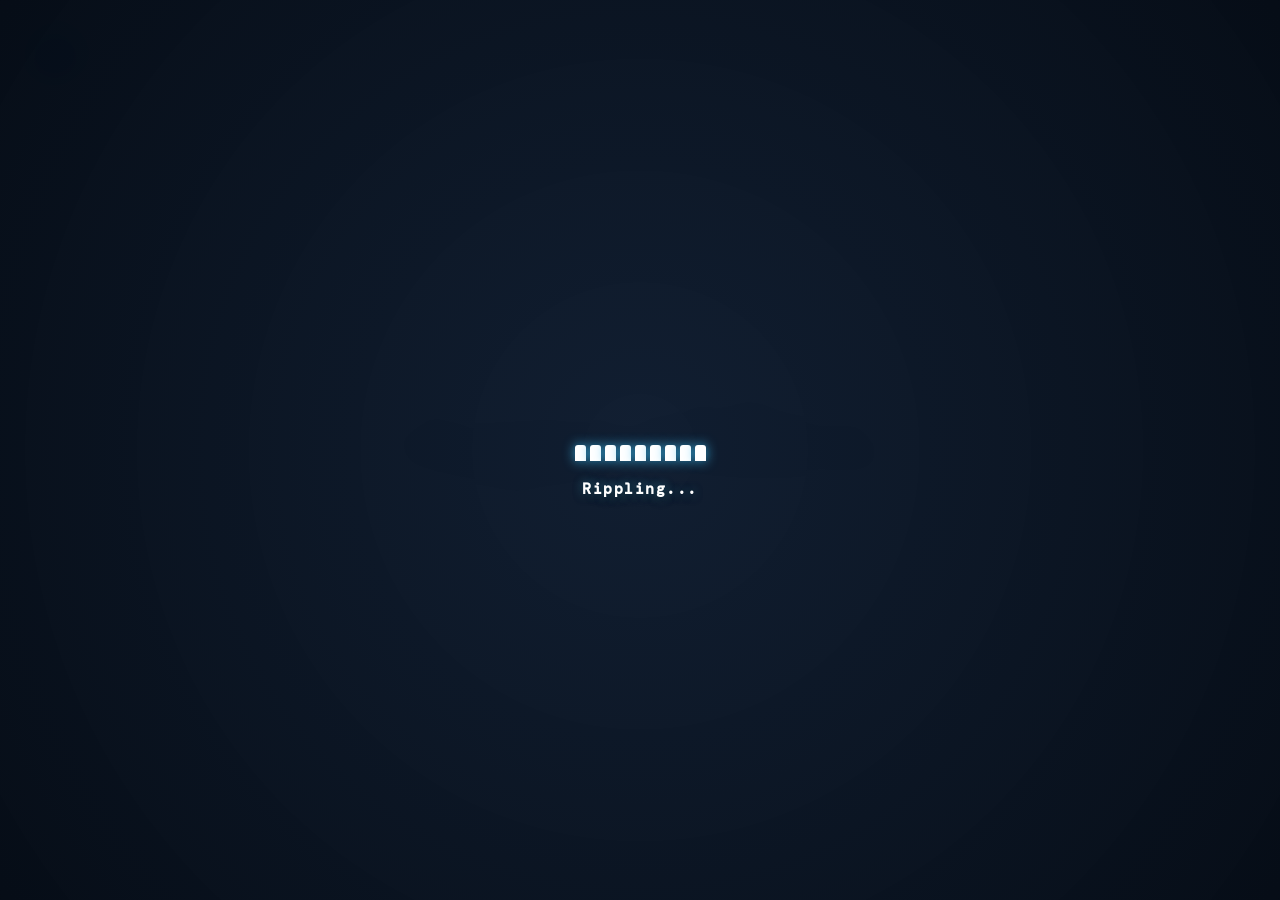
<file: index.html>
<!DOCTYPE html>
<html lang="en">
<head>
  <meta charset="UTF-8">
  <meta http-equiv="refresh" content="0; url=Sagar-mitra/final_frontend/main.html">
  <title>Sagar Mitra — Redirecting</title>
</head>
<body>
  <script>
    window.location.href = "Sagar-mitra/final_frontend/main.html";
  </script>
</body>
</html>
</file>
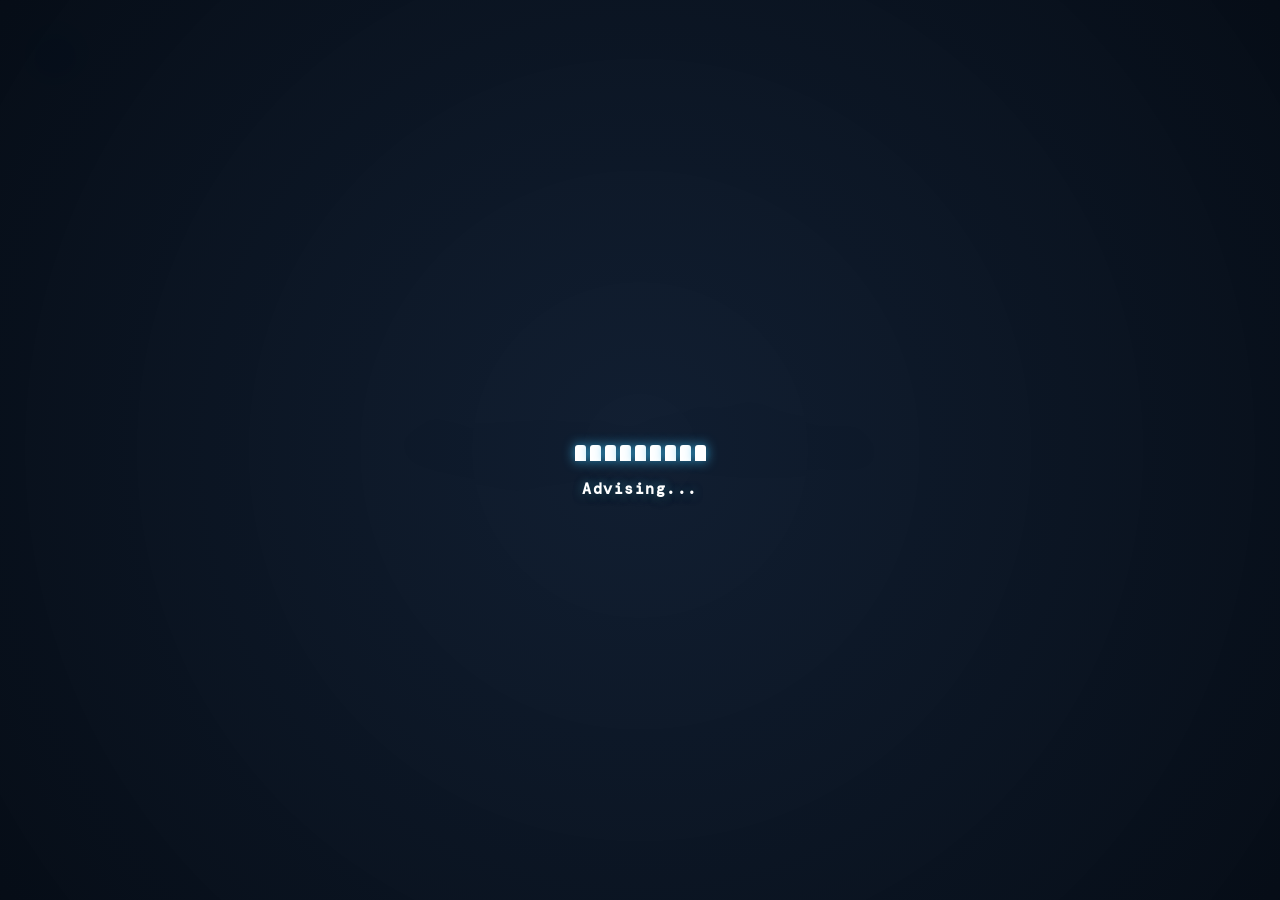
<file: Sagar-mitra/final_frontend/index.html>
<!DOCTYPE html>
<html lang="en">
<head>
<meta charset="UTF-8">
<meta name="viewport" content="width=device-width,initial-scale=1">
<title>Sagar Mitra — Where ocean data meets ocean intelligence</title>
<link rel="preconnect" href="https://fonts.googleapis.com">
<link rel="preconnect" href="https://fonts.gstatic.com" crossorigin>
<link href="https://fonts.googleapis.com/css2?family=DM+Mono:wght@400;500;600&family=DM+Sans:wght@400;500;600;700&family=Playfair+Display:wght@400;500;600;700;800;900&display=swap" rel="stylesheet">
<link rel="stylesheet" href="ocean-shared.css">

<style>
*{box-sizing:border-box;margin:0;padding:0}

:root {
  --blue: #39bdf2;
  --blue2: #0da9df;
  --blue-glow: rgba(57, 189, 242, 0.45);
  --ink: #101820;
  --muted: #657783;
  --line: #ccecf7;
  --bg: #ffffff;
  --overlay-bg: rgba(255, 255, 255, 0.22);
  --ctrl-bg: rgba(255, 255, 255, 0.85);
  --ctrl-border: rgba(57, 189, 242, 0.4);
  --ctrl-text: #101820;
  --nav-bg: rgba(255, 255, 255, 0.82);
  --nav-border: rgba(57, 189, 242, 0.65);
  --nav-link: #263943;
}

[data-theme="dark"] {
  --blue: #38bdf8;
  --blue2: #0284c7;
  --blue-glow: rgba(56, 189, 248, 0.5);
  --ink: #f4f4f5;
  --muted: #9ca3af;
  --line: rgba(56, 189, 248, 0.3);
  --bg: #141413;
  --overlay-bg: rgba(18, 18, 17, 0.68);
  --ctrl-bg: rgba(26, 26, 24, 0.88);
  --ctrl-border: rgba(56, 189, 248, 0.35);
  --ctrl-text: #f4f4f5;
  --nav-bg: rgba(24, 24, 22, 0.90);
  --nav-border: rgba(56, 189, 248, 0.45);
  --nav-link: #d4d4d8;
}

html,body{width:100%;height:100%;overflow:hidden;background:var(--bg);color:var(--ink);font-family:"DM Sans",sans-serif;transition:background .3s ease,color .3s ease}
body{transition:opacity .5s ease,transform .5s ease}
body.page-exit{opacity:0;transform:translateX(-8vw)}
body.page-enter{animation:enter .65s ease both}
@keyframes enter{from{opacity:0;transform:translateX(8vw)}to{opacity:1;transform:none}}

/* Thick glowing blue wave cursor canvas */
#cursorTrailCanvas{
  position:fixed;
  top:0;
  left:0;
  width:100vw;
  height:100vh;
  pointer-events:none;
  z-index:99998;
}

.page{width:100vw;height:100vh;position:relative;overflow:hidden}
.hero-video{position:absolute;inset:0;width:100%;height:100%;overflow:hidden;background:var(--bg)}
.hero-video iframe{position:absolute;width:100%;height:177.78%;left:0;top:-38.89%;border:0;pointer-events:none}

.overlay{position:absolute;inset:0;background:var(--overlay-bg);pointer-events:none;transition:background .3s ease}

/* Top-Left Logo with Rotating Language Carousel */
.logo-link{
  position:fixed;
  top:24px;
  left:28px;
  z-index:30;
  display:inline-flex;
  align-items:center;
  gap:12px;
  text-decoration:none;
}
.logo-link .logo{
  width:52px;
  height:52px;
  object-fit:contain;
  filter:drop-shadow(0 2px 10px rgba(57,189,242,.4));
  transition:transform .22s ease, filter .22s ease;
}
.logo-link:hover .logo{
  transform:scale(1.06);
  filter:drop-shadow(0 4px 18px rgba(57,189,242,.65));
}
.logo-title-carousel{
  font:700 17px/1 "DM Sans", "Nirmala UI", sans-serif;
  letter-spacing:1.8px;
  color:#ffffff;
  text-shadow:0 2px 10px rgba(0,0,0,.7), 0 0 16px rgba(57,189,242,.4);
  transition:opacity .28s ease, transform .28s cubic-bezier(0.2, 0.8, 0.2, 1);
  white-space:nowrap;
  user-select:none;
  display:inline-block;
}

/* Expanding Top-Right Controls */
.actions{
  position:fixed;
  top:27px;
  right:28px;
  display:flex;
  align-items:center;
  gap:12px;
  z-index:40;
}
.ctrl-btn{
  height:48px;
  border-radius:24px;
  padding:0 12px;
  display:inline-flex;
  align-items:center;
  justify-content:flex-start;
  cursor:pointer;
  background:var(--ctrl-bg);
  border:1px solid var(--ctrl-border);
  backdrop-filter:blur(14px);
  box-shadow:0 3px 14px rgba(0,0,0,.08);
  color:var(--ctrl-text);
  overflow:hidden;
  transition:padding .3s cubic-bezier(0.2, 0.8, 0.2, 1),
              background .25s ease,
              border-color .25s ease,
              box-shadow .25s ease,
              transform .2s ease;
  white-space:nowrap;
  user-select:none;
}
.ctrl-icon{
  width:24px;
  height:24px;
  display:grid;
  place-items:center;
  flex-shrink:0;
  transition:transform .2s ease;
}
.ctrl-icon svg{width:22px;height:22px}
.nav-trigger .ctrl-icon svg{stroke:var(--blue)}
.dispatch-trigger .ctrl-icon svg{stroke:#f97316;fill:none}
.theme-toggle .ctrl-icon svg{stroke:#f97316}
[data-theme="dark"] .theme-toggle .ctrl-icon svg{stroke:#f97316}
.role-trigger .ctrl-icon svg{stroke:#22c55e}
.news-trigger .ctrl-icon svg{stroke:#eab308}
.logout .ctrl-icon svg{stroke:#ff4050;fill:none}

.ctrl-label{
  max-width:0;
  opacity:0;
  white-space:nowrap;
  overflow:hidden;
  font:600 12px "DM Mono",monospace;
  letter-spacing:.8px;
  margin-left:0;
  color:var(--ctrl-text);
  transition:max-width .3s cubic-bezier(0.2, 0.8, 0.2, 1),
              opacity .22s ease,
              margin-left .3s cubic-bezier(0.2, 0.8, 0.2, 1);
}
.ctrl-btn:hover{
  padding:0 16px 0 13px;
  transform:translateY(-2px);
  border-color:var(--blue);
  box-shadow:0 6px 20px var(--blue-glow);
}
.ctrl-btn:hover .ctrl-label{
  max-width:95px;
  opacity:1;
  margin-left:8px;
}
.dispatch-trigger:hover{
  border-color:rgba(249,115,22,.5);
  box-shadow:0 6px 20px rgba(249,115,22,.25);
}
.theme-toggle:hover{
  border-color:rgba(249,115,22,.5);
  box-shadow:0 6px 20px rgba(249,115,22,.25);
}
.role-trigger:hover{
  border-color:rgba(34,197,94,.5);
  box-shadow:0 6px 20px rgba(34,197,94,.25);
}
.news-trigger:hover{
  border-color:rgba(234,179,8,.5);
  box-shadow:0 6px 20px rgba(234,179,8,.25);
}
.logout:hover{
  border-color:rgba(255,64,80,.5);
  box-shadow:0 6px 20px rgba(255,64,80,.25);
}

/* Thinner Draggable Navigation Bar */
.nav{
  position:fixed;
  right:88px;
  top:88px;
  width:max-content;
  min-width:380px;
  padding:7px 12px;
  display:flex;
  gap:4px;
  align-items:center;
  background:var(--nav-bg);
  border:1px solid var(--nav-border);
  backdrop-filter:blur(18px);
  border-radius:12px;
  box-shadow:0 8px 32px rgba(57,189,242,.20);
  z-index:50;
  cursor:grab;
  opacity:0;
  visibility:hidden;
  transform:translateY(-8px) scale(.97);
  transition:.22s;
}
.nav.open{opacity:1;visibility:visible;transform:none}
.nav.dragging{cursor:grabbing}
.nav:hover{z-index:100}

/* Navbar buttons: light-blue subtle glow on hover */
.nav a{
  flex:1;
  text-align:center;
  text-decoration:none;
  white-space:nowrap;
  color:var(--nav-link);
  font:600 12px "DM Mono",monospace;
  letter-spacing:1.4px;
  padding:8px 14px;
  border-radius:8px;
  border:1px solid transparent;
  transition:all .2s ease;
}
.nav a:hover{
  background:rgba(57,189,242,.15);
  color:var(--blue2);
  border-color:rgba(57,189,242,.55);
  box-shadow:0 0 16px rgba(57,189,242,.45), inset 0 0 8px rgba(57,189,242,.15);
  transform:translateY(-1px);
}
.nav a.active{
  background:#e8f8fd;
  color:#079ed5;
  border-color:rgba(57,189,242,.4);
}
[data-theme="dark"] .nav a.active{
  background:rgba(56,189,248,.18);
  color:#38bdf8;
  border-color:rgba(56,189,248,.45);
}

/* Explore About Us: Arrow pointing RIGHT */
.explore{
  position:fixed;
  left:50%;
  bottom:26px;
  transform:translateX(-50%);
  z-index:20;
  color:#fff;
  font:600 12px "DM Mono",monospace;
  letter-spacing:2px;
  text-decoration:none;
  display:inline-flex;
  align-items:center;
  gap:10px;
  padding:10px 22px;
  background:rgba(255,255,255,.18);
  border:1px solid rgba(255,255,255,.45);
  backdrop-filter:blur(14px);
  border-radius:30px;
  cursor:pointer;
  transition:all .25s ease;
  box-shadow:0 4px 20px rgba(0,0,0,.18);
}
[data-theme="dark"] .explore{
  background:rgba(24,24,22,.55);
  border-color:rgba(56,189,248,.4);
  color:#f4f4f5;
}
.explore:hover{
  background:rgba(255,255,255,.92);
  color:#075985;
  transform:translateX(-50%) translateY(-3px);
  box-shadow:0 8px 30px rgba(57,189,242,.45);
}
[data-theme="dark"] .explore:hover{
  background:rgba(28,28,26,.95);
  color:#38bdf8;
  box-shadow:0 8px 30px rgba(56,189,248,.35);
}
.explore .explore-arrow{
  animation:bounceRight 1.6s infinite ease-in-out;
  display:inline-block;
  font-size:14px;
  margin-left:4px;
}
@keyframes bounceRight{
  0%,100%{transform:translateX(0)}
  50%{transform:translateX(5px)}
}

.arrows{position:fixed !important;bottom:24px !important;right:28px !important;display:flex;gap:8px;z-index:9999 !important}
.arrow{
  width:44px;
  height:44px;
  border:1px solid rgba(255,255,255,.8);
  background:rgba(255,255,255,.8);
  color:#1c596d;
  border-radius:50% !important;
  cursor:pointer;
  font-size:20px;
  display:grid;
  place-items:center;
  transition:.2s;
  box-shadow:0 3px 12px rgba(0,0,0,.1);
}
[data-theme="dark"] .arrow{
  background:rgba(26,26,24,.85);
  border-color:rgba(56,189,248,.35);
  color:#38bdf8;
}
.arrow:hover{background:#fff;transform:translateY(-2px)}
[data-theme="dark"] .arrow:hover{background:#1f1f1d;color:#7dd3fc}

/* Wave/Ripple Swipe Transition Overlay */
.ocean-swipe-wave{position:fixed;top:0;left:0;width:100vw;height:100vh;pointer-events:none;z-index:10001;overflow:hidden}
.ocean-swipe-wave::before{content:"";position:absolute;top:-20%;width:140vw;height:140vh;background:radial-gradient(ellipse at center, rgba(57,189,242,0.85) 0%, rgba(13,169,223,0.6) 40%, rgba(3,105,161,0.2) 70%, transparent 100%);box-shadow:0 0 80px rgba(57,189,242,0.7);filter:blur(6px)}
.ocean-swipe-wave.swipe-left::before{left:100vw;animation:waveWashLeft 0.48s cubic-bezier(0.25, 1, 0.3, 1) forwards}
.ocean-swipe-wave.swipe-right::before{right:100vw;animation:waveWashRight 0.48s cubic-bezier(0.25, 1, 0.3, 1) forwards}
@keyframes waveWashLeft{0%{transform:translateX(0) scaleX(0.4);opacity:0}30%{opacity:0.95}100%{transform:translateX(-220vw) scaleX(1.2);opacity:0}}
@keyframes waveWashRight{0%{transform:translateX(0) scaleX(0.4);opacity:0}30%{opacity:0.95}100%{transform:translateX(220vw) scaleX(1.2);opacity:0}}

/* Centered Hero: Rotating Sagar Mitra in Main Heading */
.content{
  position:absolute;
  left:50%;
  top:50%;
  transform:translate(-50%,-50%);
  z-index:5;
  color:#fff;
  text-align:center;
  width:92%;
  max-width:920px;
  display:flex;
  flex-direction:column;
  align-items:center;
  justify-content:center;
  pointer-events:none;
}
.hero-title{
  font:700 clamp(52px,7.5vw,110px)/1.08 "Playfair Display", "Nirmala UI", sans-serif;
  font-weight:700;
  letter-spacing:-2px;
  min-height:1.25em;
  display:flex;
  align-items:center;
  justify-content:center;
  text-align:center;
  color:#fff;
  text-shadow:0 4px 30px rgba(0,0,0,.68), 0 0 40px rgba(255,255,255,0.22);
  transition:opacity .32s ease,transform .32s cubic-bezier(0.2, 0.8, 0.2, 1);
  white-space:nowrap;
  user-select:none;
}
.sub{
  font:400 20px "Playfair Display", serif;
  letter-spacing:0.5px;
  margin-top:16px;
  color:rgba(255,255,255,0.92);
  text-shadow:0 2px 10px rgba(0,0,0,.5);
}
[data-theme="dark"] .sub{color:rgba(244,244,245,0.92)}

@media(max-width:700px){
  .logo-link{top:16px;left:16px}
  .logo-link .logo{width:42px;height:42px}
  .actions{right:16px;top:16px;gap:8px}
  .nav{right:16px;top:75px;width:calc(100vw - 32px);min-width:auto}
  .hero-title{font-size:13vw;letter-spacing:-1px}
  .sub{font-size:16px}
  .explore{bottom:18px}
  .arrows{right:16px;bottom:16px}
}

/* -------------------------------------------------------------
   Ocean Verbs Loading Screen (Between Login & Home)
------------------------------------------------------------- */
#loading-screen {
  position: fixed;
  inset: 0;
  width: 100vw;
  height: 100vh;
  background: radial-gradient(circle at center, rgba(8, 22, 42, 0.96) 0%, rgba(3, 10, 20, 0.99) 100%);
  backdrop-filter: blur(16px);
  -webkit-backdrop-filter: blur(16px);
  display: flex;
  justify-content: center;
  align-items: center;
  z-index: 999999;
  opacity: 1;
  visibility: visible;
  transition: opacity 0.45s ease, visibility 0.45s ease;
  overflow: hidden;
}

.loader-box {
  position: relative;
  z-index: 3;
  width: 220px;
  height: 100px;
  display: flex;
  flex-direction: column;
  justify-content: center;
  align-items: center;
}

.wave-container {
  display: flex;
  align-items: flex-end;
  justify-content: center;
  gap: 4px;
  height: 60px;
  width: 200px;
}

.bar {
  width: 11px;
  height: 16px;
  background-color: #ffffff;
  border-radius: 3px 3px 0 0;
  transform-origin: bottom;
  animation: waveFlowWhite 0.9s ease-in-out infinite;
  box-shadow: 0 0 12px rgba(57, 189, 242, 0.85);
}

.bar-1 { animation-delay: 0.00s; }
.bar-2 { animation-delay: 0.10s; }
.bar-3 { animation-delay: 0.20s; }
.bar-4 { animation-delay: 0.30s; }
.bar-5 { animation-delay: 0.40s; }
.bar-6 { animation-delay: 0.50s; }
.bar-7 { animation-delay: 0.60s; }
.bar-8 { animation-delay: 0.70s; }
.bar-9 { animation-delay: 0.80s; }

@keyframes waveFlowWhite {
  0%, 100% { height: 14px; opacity: 0.55; }
  50% { height: 56px; opacity: 1; }
}

.loading-text {
  margin-top: 18px;
  color: #ffffff;
  font-family: "DM Mono", monospace;
  font-size: 15px;
  font-weight: 600;
  letter-spacing: 1.5px;
  white-space: nowrap;
  text-shadow: 0 2px 10px rgba(0, 0, 0, 0.9), 0 0 10px rgba(57, 189, 242, 0.6);
  transition: opacity 0.2s ease-in-out;
}

.verb-fade { opacity: 0; }
.fade-out { opacity: 0 !important; visibility: hidden !important; pointer-events: none !important; }
</style>
</head>

<body class="page-enter">
<!-- Ocean Verbs Loading Screen (Between Login & Home) -->
<div id="loading-screen">
  <div class="loader-box">
    <div class="wave-container">
      <span class="bar bar-1"></span>
      <span class="bar bar-2"></span>
      <span class="bar bar-3"></span>
      <span class="bar bar-4"></span>
      <span class="bar bar-5"></span>
      <span class="bar bar-6"></span>
      <span class="bar bar-7"></span>
      <span class="bar bar-8"></span>
      <span class="bar bar-9"></span>
    </div>
    <p class="loading-text" id="oceanVerbText">Surfing...</p>
  </div>
</div>

<canvas id="cursorTrailCanvas"></canvas>

<main class="page">

<div class="hero-video">
<iframe src="https://www.youtube.com/embed/UTCeMwFPZLQ?autoplay=1&mute=1&controls=0&loop=1&playlist=UTCeMwFPZLQ&start=44&end=150&rel=0&modestbranding=1&iv_load_policy=3&disablekb=1&fs=0" allow="autoplay" tabindex="-1"></iframe>
</div>

<div class="overlay"></div>

<!-- Top-Left Clean Brand Logo with Rotating Language Text -->
<a href="main.html" class="logo-link" aria-label="Sagar Mitra Home">
  <img src="assets/logo.svg" onerror="this.onerror=null;this.src='assets/logo.png';" class="logo" alt="Sagar Mitra">
  <span class="logo-title-carousel" id="navLogoTitle">Sagar Mitra</span>
</a>

<!-- Top-Right Navbar Expanding Controls: Navigation, News Feed, Switch Role, Theme Toggle, Logout -->
<div class="actions">

  <button class="ctrl-btn nav-trigger" id="navTrigger" aria-label="Open navigation">
    <span class="ctrl-icon">
      <svg viewBox="0 0 40 40" fill="none" stroke-width="2.5">
        <path d="M4 25c5-11 12-15 18-10 4 3 6 8 14 3"/>
        <path d="M4 30c7-7 12-8 18-4 5 3 9 3 14-2"/>
      </svg>
    </span>
    <span class="ctrl-label">Navigation</span>
  </button>

  <button class="ctrl-btn dispatch-trigger" id="dispatchTrigger" aria-label="Generate Morning Dispatch" title="Generate Morning Dispatch">
    <span class="ctrl-icon">
      <svg viewBox="0 0 24 24" width="20" height="20" fill="none" stroke="currentColor" stroke-width="2" stroke-linecap="round" stroke-linejoin="round">
        <path d="M14 2H6a2 2 0 0 0-2 2v16a2 2 0 0 0 2 2h12a2 2 0 0 0 2-2V8z"/>
        <polyline points="14 2 14 8 20 8"/>
        <line x1="16" y1="13" x2="8" y2="13"/>
        <line x1="16" y1="17" x2="8" y2="17"/>
        <polyline points="10 9 9 9 8 9"/>
      </svg>
    </span>
    <span class="ctrl-label">Dispatch</span>
  </button>

  <button class="ctrl-btn news-trigger" id="newsTrigger" aria-label="Open Ocean News Feed">
    <span class="ctrl-icon">
      <svg viewBox="0 0 24 24" fill="none" stroke="currentColor" stroke-width="2" stroke-linecap="round" stroke-linejoin="round">
        <path d="M4 22h16a2 2 0 0 0 2-2V4a2 2 0 0 0-2-2H8a2 2 0 0 0-2 2v16a2 2 0 0 1-2 2Zm0 0a2 2 0 0 1-2-2v-9c0-1.1.9-2 2-2h2"/>
        <path d="M18 14h-8"/>
        <path d="M15 18h-5"/>
        <path d="M10 6h8v4h-8z"/>
      </svg>
    </span>
    <span class="ctrl-label">News Feed</span>
  </button>

  <div class="role-dropdown-wrapper">
    <button class="ctrl-btn role-trigger" id="roleTrigger" aria-label="Switch User Persona Role">
      <span class="ctrl-icon">
        <svg viewBox="0 0 24 24" fill="none" stroke="currentColor" stroke-width="2" stroke-linecap="round" stroke-linejoin="round">
          <path d="M19 21v-2a4 4 0 0 0-4-4H9a4 4 0 0 0-4 4v2"/>
          <circle cx="12" cy="7" r="4"/>
        </svg>
      </span>
      <span class="ctrl-label">Switch Role</span>
    </button>
    <div class="role-dropdown-menu" id="roleDropdown">
      <div class="role-dropdown-header">SELECT USER PERSONA</div>
      <div class="role-dropdown-item" data-role="primary_student">
        <span class="role-item-emoji">🐬</span>
        <div class="role-item-details">
          <div class="role-item-title">Primary Grade / General Public</div>
          <div class="role-item-caption">Creative, child-like & curious ocean buddy</div>
        </div>
        <span class="role-item-check">✓</span>
      </div>
      <div class="role-dropdown-item" data-role="high_school">
        <span class="role-item-emoji">🔬</span>
        <div class="role-item-details">
          <div class="role-item-title">High School Student</div>
          <div class="role-item-caption">Coursework, STEM projects & lab formulas</div>
        </div>
        <span class="role-item-check">✓</span>
      </div>
      <div class="role-dropdown-item" data-role="researcher">
        <span class="role-item-emoji">🏛️</span>
        <div class="role-item-details">
          <div class="role-item-title">Researcher</div>
          <div class="role-item-caption">Multiple notebooks, external web sources</div>
        </div>
        <span class="role-item-check">✓</span>
      </div>
      <div class="role-dropdown-item" data-role="coastal_community">
        <span class="role-item-emoji">⚓</span>
        <div class="role-item-details">
          <div class="role-item-title">Fisherman / Coastal Operator</div>
          <div class="role-item-caption">Local swell, PFZ fishing zones & safety</div>
        </div>
        <span class="role-item-check">✓</span>
      </div>
      <div class="role-dropdown-item" data-role="others">
        <span class="role-item-emoji">🌐</span>
        <div class="role-item-details">
          <div class="role-item-title">General Public / Explorer</div>
          <div class="role-item-caption">Versatile Claude-inspired ocean assistant</div>
        </div>
        <span class="role-item-check">✓</span>
      </div>
    </div>
  </div>

  <button class="ctrl-btn theme-toggle" id="themeToggle" aria-label="Toggle theme">
    <span class="ctrl-icon" id="themeIconSlot"></span>
    <span class="ctrl-label" id="themeLabel">Theme</span>
  </button>

  <button class="ctrl-btn logout" id="logout" aria-label="Log out">
    <span class="ctrl-icon">
      <svg viewBox="0 0 32 32" stroke-width="2">
        <path d="M13 5H7a2 2 0 0 0-2 2v18a2 2 0 0 0 2 2h6"/>
        <path d="M18 10l7 6-7 6"/>
        <path d="M25 16H11"/>
      </svg>
    </span>
    <span class="ctrl-label">Log Out</span>
  </button>

</div>

<nav class="nav" id="nav">
  <a href="main.html" class="active">HOME</a>
  <a href="about.html">ABOUT US</a>
  <a href="map.html">MAP</a>
  <a href="chatbot.html">CHATBOT</a>
</nav>

<!-- Centered Hero Composition: Rotating Sagar Mitra across 10 Languages in H1 -->
<div class="content">
  <h1 class="hero-title" id="heroLangTitle">Sagar Mitra</h1>
  <div class="sub">Where ocean data meets ocean intelligence</div>
</div>

<!-- Explore About Us with Arrow pointing RIGHT -->
<a href="about.html" class="explore" id="exploreBtn" aria-label="Explore About Us">
  <span>EXPLORE ABOUT US</span>
  <span class="explore-arrow">→</span>
</a>

<div class="arrows">
  <button class="arrow" id="prev" aria-label="Previous page">←</button>
  <button class="arrow" id="next" aria-label="Next page">→</button>
</div>

</main>

<script>
// ============================================================
// 0. OCEAN VERBS LOADING SCREEN (Transition between Login & Home)
// ============================================================
(function initOceanLoader() {
  const loader = document.getElementById("loading-screen");
  if (!loader) return;

  const showLoader = sessionStorage.getItem("sagarMitraShowTransition") === "true" ||
                     document.referrer.includes("login.html") ||
                     !sessionStorage.getItem("sagarMitraLoaded");

  if (!showLoader) {
    loader.style.display = "none";
    return;
  }

  sessionStorage.removeItem("sagarMitraShowTransition");
  sessionStorage.setItem("sagarMitraLoaded", "true");

  const oceanVerbs = [
    "Surfing...", "Sounding...", "Profiling...", "Advising...",
    "Rippling...", "Diving...", "Sailing...", "Drifting..."
  ];
  let verbIdx = 0;
  const verbEl = document.getElementById("oceanVerbText");

  const verbInterval = setInterval(() => {
    verbIdx = (verbIdx + 1) % oceanVerbs.length;
    if (verbEl) {
      verbEl.classList.add("verb-fade");
      setTimeout(() => {
        verbEl.textContent = oceanVerbs[verbIdx];
        verbEl.classList.remove("verb-fade");
      }, 120);
    }
  }, 380);

  // Snappy reduced duration (~1.6s total)
  setTimeout(() => {
    clearInterval(verbInterval);
    loader.classList.add("fade-out");
    setTimeout(() => {
      loader.style.display = "none";
    }, 450);
  }, 3000);
})();

// ============================================================
// 1. THEME MANAGEMENT (Light / Dark - Claude charcoal)
// ============================================================
function initTheme(){
  const saved = localStorage.getItem("sagarMitraTheme") || "light";
  applyTheme(saved);
}

function applyTheme(theme){
  document.documentElement.setAttribute("data-theme", theme);
  localStorage.setItem("sagarMitraTheme", theme);

  const iconSlot = document.getElementById("themeIconSlot");
  const label = document.getElementById("themeLabel");
  if(theme === "dark"){
    if(iconSlot) iconSlot.innerHTML = `<svg viewBox="0 0 24 24" fill="none" stroke="currentColor" stroke-width="2" stroke-linecap="round" stroke-linejoin="round"><circle cx="12" cy="12" r="4"/><path d="M12 2v2M12 20v2M4.93 4.93l1.41 1.41M17.66 17.66l1.41 1.41M2 12h2M20 12h2M6.34 17.66l-1.41 1.41M19.07 4.93l-1.41 1.41"/></svg>`;
    if(label) label.textContent = "Light Mode";
  } else {
    if(iconSlot) iconSlot.innerHTML = `<svg viewBox="0 0 24 24" fill="none" stroke="currentColor" stroke-width="2" stroke-linecap="round" stroke-linejoin="round"><path d="M21 12.79A9 9 0 1 1 11.21 3 7 7 0 0 0 21 12.79z"/></svg>`;
    if(label) label.textContent = "Dark Mode";
  }
}

const themeBtn = document.getElementById("themeToggle");
if(themeBtn){
  themeBtn.onclick = () => {
    const cur = document.documentElement.getAttribute("data-theme") || "light";
    applyTheme(cur === "dark" ? "light" : "dark");
  };
}
initTheme();

// ============================================================
// 2. ROTATING "SAGAR MITRA" ACROSS 10 INDIAN LANGUAGES (Every 2s)
// Replaced "Homepage" in hero title with smooth transitions
// ============================================================
const sagarTranslations = [
  { lang: "English", text: "Sagar Mitra" },
  { lang: "Hindi", text: "सागर मित्र" },
  { lang: "Marathi", text: "सागर मित्र" },
  { lang: "Bengali", text: "সাগর মিত্র" },
  { lang: "Gujarati", text: "સાગર મિત્ર" },
  { lang: "Tamil", text: "சாகர் மித்ரா" },
  { lang: "Telugu", text: "సాగర్ మిత్ర" },
  { lang: "Kannada", text: "ಸಾಗರ ಮಿತ್ರ" },
  { lang: "Malayalam", text: "സാഗർ മിത്ര" },
  { lang: "Odia", text: "ସାଗର ମିତ୍ର" }
];

let langIdx = 0;
setInterval(() => {
  langIdx = (langIdx + 1) % sagarTranslations.length;
  const nextItem = sagarTranslations[langIdx];
  const heroEl = document.getElementById("heroLangTitle");
  if(!heroEl) return;

  heroEl.style.opacity = "0";
  heroEl.style.transform = "translateY(-10px) scale(0.98)";

  setTimeout(() => {
    heroEl.textContent = nextItem.text;
    heroEl.style.opacity = "1";
    heroEl.style.transform = "translateY(0) scale(1)";
  }, 300);
}, 2000);

// ============================================================
// 3. RADIANT WHITE CURSOR GLOW (HOMEPAGE)
// Follows behind cursor with smooth delay, soft opacity & faded edges.
// ============================================================
(function initWhiteGlowCursor(){
  const canvas = document.getElementById("cursorTrailCanvas");
  if(!canvas) return;
  const ctx = canvas.getContext("2d");
  let width = canvas.width = window.innerWidth;
  let height = canvas.height = window.innerHeight;

  window.addEventListener("resize", () => {
    width = canvas.width = window.innerWidth;
    height = canvas.height = window.innerHeight;
  });

  const trail = [];
  let targetX = -1000, targetY = -1000;
  let glowX = -1000, glowY = -1000;
  let lastTrailX = -1000, lastTrailY = -1000;
  let hasPointer = false;
  let isMoving = false;
  let stopTimer = null;
  let leadGlowAlpha = 0;

  window.addEventListener("pointermove", e => {
    targetX = e.clientX;
    targetY = e.clientY;
    if(!hasPointer){
      glowX = targetX;
      glowY = targetY;
      lastTrailX = targetX;
      lastTrailY = targetY;
      hasPointer = true;
    }
    isMoving = true;

    clearTimeout(stopTimer);
    stopTimer = setTimeout(() => {
      isMoving = false;
    }, 60);
  });

  window.addEventListener("pointerleave", () => {
    isMoving = false;
    hasPointer = false;
    leadGlowAlpha = 0;
  });

  function render(){
    ctx.clearRect(0, 0, width, height);

    if(hasPointer){
      // Smooth delayed follow behind the cursor
      const ease = 0.15;
      glowX += (targetX - glowX) * ease;
      glowY += (targetY - glowY) * ease;

      const dist = Math.hypot(glowX - lastTrailX, glowY - lastTrailY);
      if(dist > 3 && isMoving){
        trail.push({
          x: glowX,
          y: glowY,
          alpha: 0.52, // Soft, less opaque
          radius: 38
        });
        lastTrailX = glowX;
        lastTrailY = glowY;
      }
    }

    if(trail.length > 26){
      trail.shift();
    }

    if(isMoving){
      leadGlowAlpha += (0.55 - leadGlowAlpha) * 0.2;
    } else {
      leadGlowAlpha *= 0.72;
    }

    ctx.save();
    ctx.globalCompositeOperation = "screen";

    for(let i = trail.length - 1; i >= 0; i--){
      const p = trail[i];
      p.alpha *= isMoving ? 0.90 : 0.70;
      p.radius += 0.85;

      if(p.alpha < 0.008){
        trail.splice(i, 1);
        continue;
      }

      // Soft, less opaque white bloom with seamlessly faded edges
      const grad = ctx.createRadialGradient(p.x, p.y, 0, p.x, p.y, p.radius);
      grad.addColorStop(0, `rgba(255, 255, 255, ${p.alpha * 0.55})`);
      grad.addColorStop(0.25, `rgba(255, 255, 255, ${p.alpha * 0.38})`);
      grad.addColorStop(0.55, `rgba(240, 248, 255, ${p.alpha * 0.16})`);
      grad.addColorStop(0.82, `rgba(225, 242, 255, ${p.alpha * 0.04})`);
      grad.addColorStop(1, "rgba(255, 255, 255, 0)");

      ctx.fillStyle = grad;
      ctx.beginPath();
      ctx.arc(p.x, p.y, p.radius, 0, Math.PI * 2);
      ctx.fill();
    }

    // Radiant white lead glow following behind cursor position
    if(leadGlowAlpha > 0.008 && hasPointer){
      const leadRadius = 50;
      const leadGrad = ctx.createRadialGradient(glowX, glowY, 0, glowX, glowY, leadRadius);
      leadGrad.addColorStop(0, `rgba(255, 255, 255, ${leadGlowAlpha * 0.60})`);
      leadGrad.addColorStop(0.25, `rgba(255, 255, 255, ${leadGlowAlpha * 0.42})`);
      leadGrad.addColorStop(0.55, `rgba(240, 248, 255, ${leadGlowAlpha * 0.18})`);
      leadGrad.addColorStop(0.85, `rgba(225, 242, 255, ${leadGlowAlpha * 0.05})`);
      leadGrad.addColorStop(1, "rgba(255, 255, 255, 0)");

      ctx.fillStyle = leadGrad;
      ctx.beginPath();
      ctx.arc(glowX, glowY, leadRadius, 0, Math.PI * 2);
      ctx.fill();
    }

    ctx.restore();
    requestAnimationFrame(render);
  }
  requestAnimationFrame(render);
})();

// ============================================================
// 4. PAGE TRANSITIONS & NAVIGATION
// ============================================================
const pages=["main.html","about.html","map.html","chatbot.html"];
const current=pages.indexOf(location.pathname.split("/").pop())<0?0:pages.indexOf(location.pathname.split("/").pop());
let nav=document.getElementById("nav"),trigger=document.getElementById("navTrigger");
let dragging=false,ox=0,oy=0,startX=0,startY=0;

function positionNavBelowActions(){
  const actions = document.querySelector(".actions");
  if(actions){
    const aRect = actions.getBoundingClientRect();
    nav.style.top = Math.round(aRect.bottom + 8) + "px";
    nav.style.right = Math.max(16, Math.round(window.innerWidth - aRect.right)) + "px";
    nav.style.left = "auto";
  } else {
    nav.style.top = "76px";
    nav.style.right = "28px";
    nav.style.left = "auto";
  }
}
positionNavBelowActions();

trigger.onclick=(e)=>{
  if(e) e.stopPropagation();
  positionNavBelowActions();
  nav.classList.toggle("open");
};

document.getElementById("logout").onclick=()=>{
  localStorage.removeItem("sagarMitraLoggedIn");
  document.body.classList.add("page-exit");
  setTimeout(()=>location.href="login.html",450);
};

let transitioning=false;
function triggerWaveTransition(dir, targetUrl){
  let wave = document.getElementById("oceanWaveOverlay");
  if(!wave){
    wave = document.createElement("div");
    wave.id = "oceanWaveOverlay";
    document.documentElement.appendChild(wave);
  } else if(wave.parentElement !== document.documentElement){
    document.documentElement.appendChild(wave);
  }
  wave.className = "ocean-swipe-wave " + (dir > 0 ? "swipe-left" : "swipe-right");

  document.body.style.transition = "transform 0.45s cubic-bezier(0.25, 1, 0.3, 1), opacity 0.45s ease";
  document.body.style.transform = `translateX(${dir > 0 ? "-10vw" : "10vw"})`;
  document.body.style.opacity = "0";

  setTimeout(() => { location.href = targetUrl; }, 420);
}

function go(dir){
  const n=current+dir;
  if(n<0||n>=pages.length||transitioning)return;
  transitioning=true;
  triggerWaveTransition(dir, pages[n]);
}

document.getElementById("next").onclick=()=>go(1);
document.getElementById("prev").onclick=()=>go(-1);
document.getElementById("exploreBtn").onclick=(e)=>{
  e.preventDefault();
  go(1);
};

// Keyboard navigation
document.addEventListener("keydown",e=>{
  if(e.key==="ArrowRight"||e.key==="ArrowDown"||e.key==="PageDown"||(e.ctrlKey&&e.key==="ArrowRight")){
    e.preventDefault();
    go(1);
  } else if(e.key==="ArrowLeft"||e.key==="ArrowUp"||e.key==="PageUp"||(e.ctrlKey&&e.key==="ArrowLeft")){
    e.preventDefault();
    go(-1);
  }
});

// CTRL + 2-FINGER SWIPE: Horizontal page navigation
let swipeLock=false;
window.addEventListener("wheel",e=>{
  if(!e.ctrlKey) return;
  if(Math.abs(e.deltaX) < 16 || Math.abs(e.deltaX) <= Math.abs(e.deltaY)) return;

  e.preventDefault();
  if(swipeLock || transitioning) return;

  const dir = e.deltaX > 0 ? 1 : -1;
  const n = current + dir;
  if(n < 0 || n >= pages.length) return;

  swipeLock = true;
  transitioning = true;
  triggerWaveTransition(dir, pages[n]);
},{passive:false});

// Touch swipe navigation for mobile & trackpads
let touchY=0, touchX=0;
window.addEventListener("touchstart",e=>{
  touchY=e.touches[0].clientY;
  touchX=e.touches[0].clientX;
},{passive:true});
window.addEventListener("touchend",e=>{
  const dy=touchY-e.changedTouches[0].clientY;
  const dx=touchX-e.changedTouches[0].clientX;
  if(dy>45||dx>45) go(1);
  else if(dy<-45||dx<-45) go(-1);
},{passive:true});

// Floating draggable navigation bar
nav.addEventListener("pointerdown",e=>{
  if(e.target.closest("a"))return;
  dragging=true;
  nav.classList.add("dragging");
  startX=e.clientX;
  startY=e.clientY;
  const r=nav.getBoundingClientRect();
  ox=r.left;
  oy=r.top;
  nav.setPointerCapture(e.pointerId);
});

nav.addEventListener("pointermove",e=>{
  if(!dragging)return;
  nav.style.left=ox+(e.clientX-startX)+"px";
  nav.style.top=oy+(e.clientY-startY)+"px";
  nav.style.right="auto";
});

nav.addEventListener("pointerup",()=>{
  if(!dragging)return;
  dragging=false;
  nav.classList.remove("dragging");
  localStorage.setItem("navX",nav.offsetLeft);
  localStorage.setItem("navY",nav.offsetTop);
});

const nx=localStorage.getItem("navX"),ny=localStorage.getItem("navY");
if(nx&&ny){
  nav.style.left=nx+"px";
  nav.style.top=ny+"px";
  nav.style.right="auto";
}
</script>
<script src="ocean-shared.js"></script>
</body>
</html>
</file>
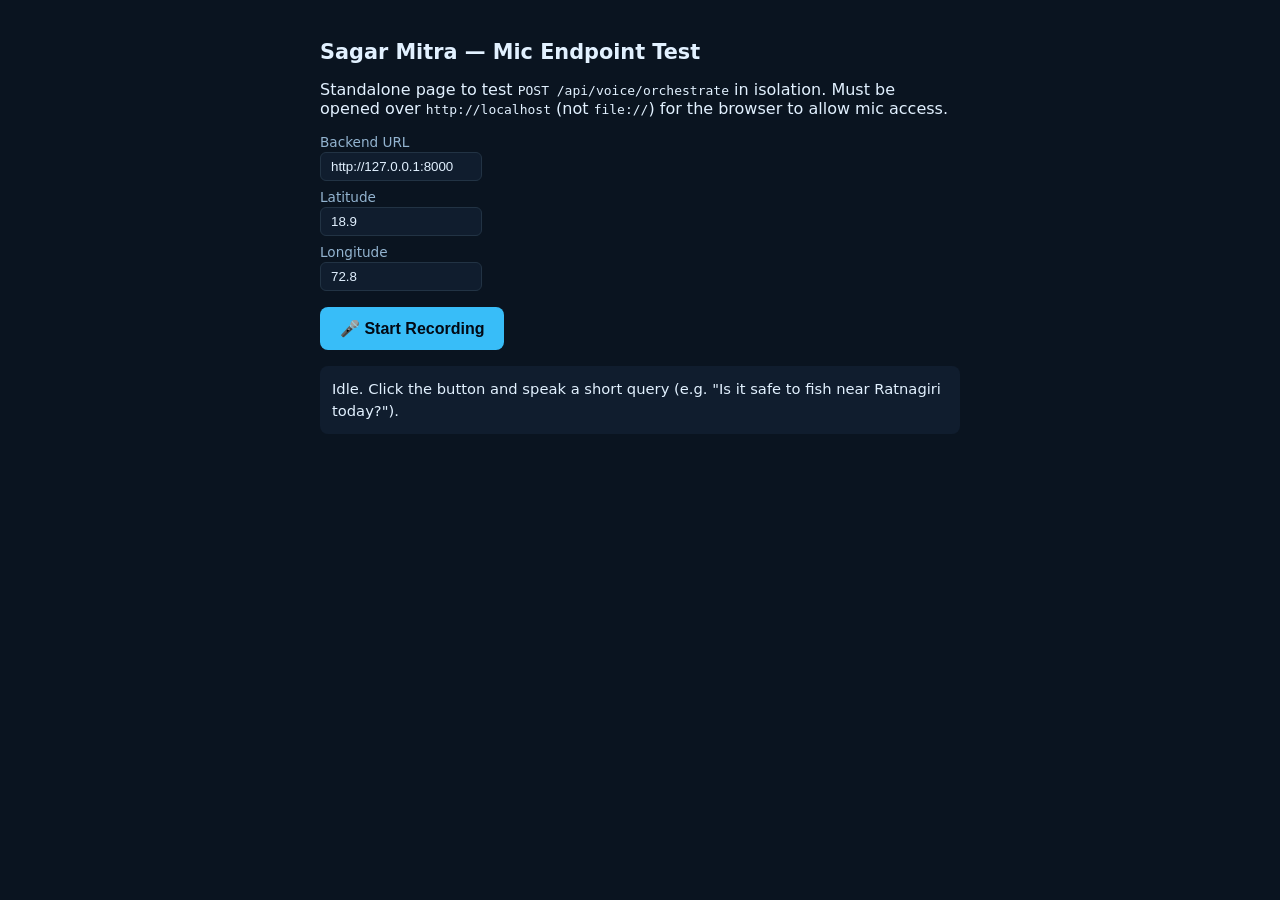
<file: Sagar-mitra/mic_test.html>
<!DOCTYPE html>
<html lang="en">
<head>
<meta charset="UTF-8" />
<title>Sagar Mitra - Mic Test</title>
<style>
  body { font-family: system-ui, sans-serif; background: #0a1420; color: #e2f1ff; max-width: 640px; margin: 40px auto; padding: 0 20px; }
  h1 { font-size: 1.3rem; }
  button { font-size: 1rem; padding: 12px 20px; border-radius: 8px; border: none; cursor: pointer; background: #38bdf8; color: #020914; font-weight: 600; }
  button.recording { background: #ef4444; color: #fff; }
  button:disabled { opacity: 0.6; cursor: wait; }
  #status { margin: 16px 0; padding: 12px; background: #101d2e; border-radius: 8px; white-space: pre-wrap; font-size: 0.92rem; line-height: 1.5; }
  label { display: block; margin: 8px 0 2px; font-size: 0.85rem; color: #93b4d0; }
  input { background: #101d2e; border: 1px solid #234; color: #e2f1ff; padding: 6px 10px; border-radius: 6px; width: 140px; }
  audio { width: 100%; margin-top: 12px; }
</style>
</head>
<body>
  <h1>Sagar Mitra &mdash; Mic Endpoint Test</h1>
  <p>Standalone page to test <code>POST /api/voice/orchestrate</code> in isolation. Must be opened over
     <code>http://localhost</code> (not <code>file://</code>) for the browser to allow mic access.</p>

  <label for="apiBase">Backend URL</label>
  <input id="apiBase" value="http://127.0.0.1:8000" />
  <label for="lat">Latitude</label>
  <input id="lat" value="18.9" />
  <label for="lon">Longitude</label>
  <input id="lon" value="72.8" />

  <p><button id="micBtn">🎤 Start Recording</button></p>

  <div id="status">Idle. Click the button and speak a short query (e.g. "Is it safe to fish near Ratnagiri today?").</div>
  <audio id="player" controls style="display:none;"></audio>

<script>
  const micBtn = document.getElementById("micBtn");
  const statusEl = document.getElementById("status");
  const player = document.getElementById("player");
  let mediaRecorder = null;
  let chunks = [];
  let stream = null;
  let state = "idle";

  function log(msg) {
    statusEl.textContent += "\n" + msg;
    console.log(msg);
  }

  function pickMimeType() {
    const candidates = ["audio/webm;codecs=opus", "audio/webm", "audio/mp4", "audio/ogg;codecs=opus"];
    if (typeof MediaRecorder === "undefined" || !MediaRecorder.isTypeSupported) return "";
    return candidates.find((t) => MediaRecorder.isTypeSupported(t)) || "";
  }

  async function startRecording() {
    statusEl.textContent = "Requesting microphone access...";
    if (!navigator.mediaDevices || !navigator.mediaDevices.getUserMedia) {
      log("ERROR: navigator.mediaDevices is unavailable. Serve this page over http://localhost or https://, not file://.");
      return;
    }
    try {
      stream = await navigator.mediaDevices.getUserMedia({ audio: true });
    } catch (err) {
      log(`ERROR: getUserMedia failed (${err.name}): ${err.message}`);
      if (err.name === "NotAllowedError") {
        log("Permission was denied. Check the address bar's site-permission icon and allow the microphone, then retry.");
      }
      return;
    }

    chunks = [];
    const mimeType = pickMimeType();
    mediaRecorder = mimeType ? new MediaRecorder(stream, { mimeType }) : new MediaRecorder(stream);
    mediaRecorder.ondataavailable = (e) => { if (e.data.size > 0) chunks.push(e.data); };
    mediaRecorder.onstop = () => {
      stream.getTracks().forEach((t) => t.stop());
      const blobType = mediaRecorder.mimeType || mimeType || "audio/webm";
      const blob = new Blob(chunks, { type: blobType });
      log(`Recorded ${blob.size} bytes (${blobType}). Uploading...`);
      uploadClip(blob, blobType);
    };
    mediaRecorder.start();
    state = "recording";
    micBtn.textContent = "⏹ Stop Recording";
    micBtn.classList.add("recording");
    statusEl.textContent = "Recording... speak now, then click Stop.";
  }

  function stopRecording() {
    if (mediaRecorder && mediaRecorder.state !== "inactive") {
      state = "busy";
      micBtn.disabled = true;
      micBtn.textContent = "Processing...";
      micBtn.classList.remove("recording");
      mediaRecorder.stop();
    }
  }

  async function uploadClip(blob, mimeType) {
    const apiBase = document.getElementById("apiBase").value.replace(/\/$/, "");
    const lat = document.getElementById("lat").value;
    const lon = document.getElementById("lon").value;
    const ext = mimeType.includes("mp4") ? "m4a" : mimeType.includes("ogg") ? "ogg" : "webm";

    const formData = new FormData();
    formData.append("audio", blob, `voice_query.${ext}`);
    formData.append("latitude", lat);
    formData.append("longitude", lon);

    try {
      const res = await fetch(`${apiBase}/api/voice/orchestrate`, { method: "POST", body: formData });
      const bodyText = await res.text();
      let body;
      try { body = JSON.parse(bodyText); } catch (e) { body = { raw: bodyText }; }

      if (!res.ok) {
        log(`FAILED: HTTP ${res.status} - ${body.detail || bodyText}`);
        return;
      }

      log(`Transcript (${body.detected_language}): ${body.transcript}`);
      log(`English translation: ${body.translated_query}`);
      log(`Advisory: ${body.advisory_text}`);
      if (body.audio_url) {
        log(`Audio reply: ${body.audio_url}`);
        player.src = body.audio_url;
        player.style.display = "block";
        player.play().catch(() => log("(autoplay blocked - press play manually)"));
      } else {
        log("No audio reply was generated (TTS may have failed) - text advisory above still succeeded.");
      }
    } catch (err) {
      log(`FAILED: network/fetch error - ${err.message}. Is the backend running and reachable at ${apiBase}?`);
    } finally {
      state = "idle";
      micBtn.disabled = false;
      micBtn.textContent = "🎤 Start Recording";
    }
  }

  micBtn.addEventListener("click", () => {
    if (state === "idle") startRecording();
    else if (state === "recording") stopRecording();
  });
</script>
</body>
</html>
</file>
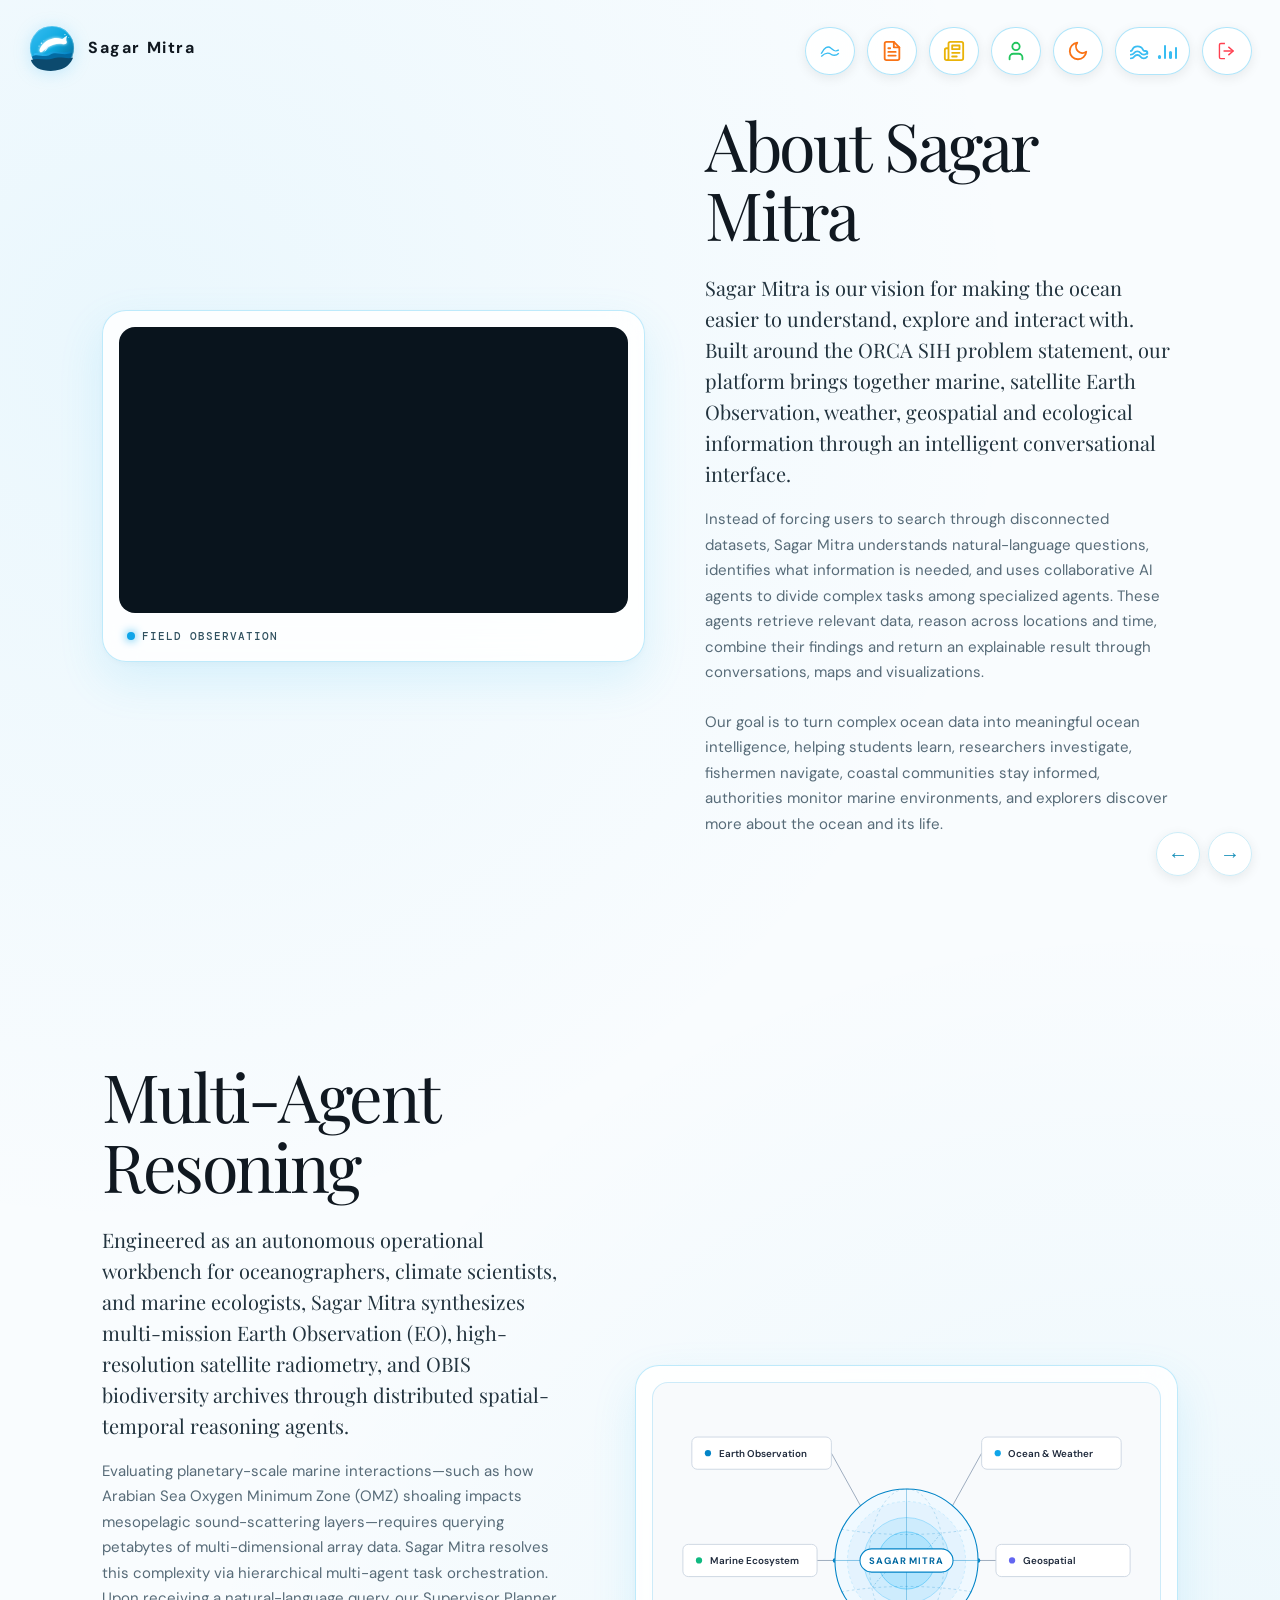
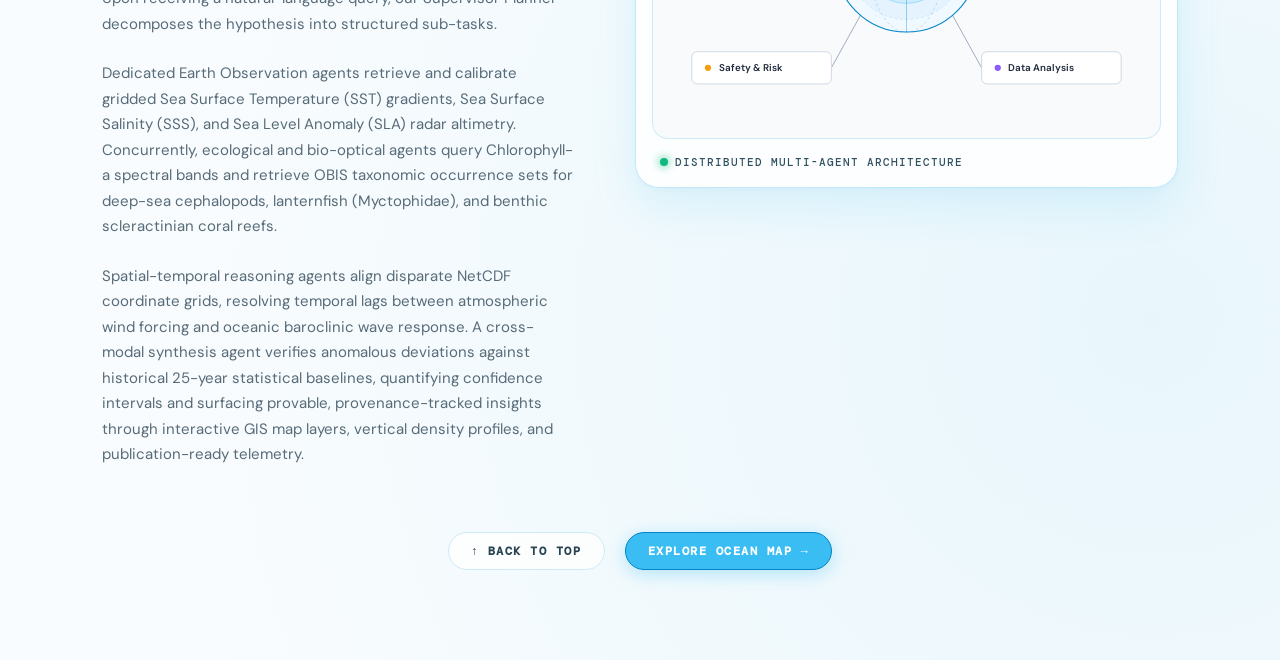
<file: Sagar-mitra/final_frontend/about.html>
<!DOCTYPE html>
<html lang="en">
<head>
<meta charset="UTF-8">
<meta name="viewport" content="width=device-width,initial-scale=1">
<title>Sagar Mitra — About Us</title>
<link rel="preconnect" href="https://fonts.googleapis.com">
<link rel="preconnect" href="https://fonts.gstatic.com" crossorigin>
<link href="https://fonts.googleapis.com/css2?family=DM+Mono:ital,wght@0,400;0,500;1,400&family=DM+Sans:ital,opsz,wght@0,9..40,400;0,9..40,500;0,9..40,600;0,9..40,700;1,9..40,400&family=Playfair+Display:ital,wght@0,400;0,500;0,600;0,700;1,400&display=swap" rel="stylesheet">
<link rel="stylesheet" href="ocean-shared.css">

<style>
*{box-sizing:border-box;margin:0;padding:0}
:root{
  --blue:#39bdf2;
  --blue-hover:#0da9df;
  --blue-dark:#0284c7;
  --blue-glow:rgba(57,189,242,0.45);
  --ink:#101820;
  --muted:#576b78;
  --line:#ccecf7;
  --card-bg:rgba(255,255,255,0.85);
  --card-border:rgba(57,189,242,0.32);
  --bg-gradient:radial-gradient(circle at 10% 15%, rgba(57,189,242,0.08) 0%, transparent 40%),
                radial-gradient(circle at 90% 85%, rgba(13,169,223,0.07) 0%, transparent 45%),
                #f9fcfe;
  --ctrl-bg:rgba(255,255,255,.88);
  --ctrl-border:rgba(57,189,242,.4);
  --ctrl-text:#101820;
  --nav-bg:rgba(255,255,255,.85);
  --nav-border:rgba(57,189,242,.65);
  --nav-link:#263943;
  --brand-text:#101820;
}

[data-theme="dark"]{
  --blue:#38bdf8;
  --blue-hover:#0ea5e9;
  --blue-dark:#38bdf8;
  --blue-glow:rgba(56,189,248,0.5);
  --ink:#f4f4f5;
  --muted:#9ca3af;
  --line:rgba(56,189,248,0.3);
  --card-bg:rgba(26,26,24,0.85);
  --card-border:rgba(56,189,248,0.25);
  --bg-gradient:radial-gradient(circle at 10% 15%, rgba(56,189,248,0.06) 0%, transparent 40%),
                radial-gradient(circle at 90% 85%, rgba(14,165,233,0.05) 0%, transparent 45%),
                #141413;
  --ctrl-bg:rgba(26,26,24,0.88);
  --ctrl-border:rgba(56,189,248,0.35);
  --ctrl-text:#f4f4f5;
  --nav-bg:rgba(24,24,22,0.92);
  --nav-border:rgba(56,189,248,0.45);
  --nav-link:#d4d4d8;
  --brand-text:#f4f4f5;
}

html{
  scroll-behavior:smooth;
  scroll-snap-type:y proximity;
}

body{
  min-height:100vh;
  width:100%;
  overflow-x:hidden;
  overflow-y:auto;
  background:var(--bg-gradient);
  color:var(--ink);
  font-family:"DM Sans",sans-serif;
  transition:background .3s ease,color .3s ease,opacity .45s ease,transform .45s ease;
}

#cursorTrailCanvas{
  position:fixed;
  top:0;
  left:0;
  width:100vw;
  height:100vh;
  pointer-events:none;
  z-index:99998;
}

body.page-enter{animation:enterSlide .65s ease forwards}
body.page-exit{opacity:0;transform:translateX(-8vw)}
@keyframes enterSlide{from{opacity:0;transform:translateX(8vw)}to{opacity:1;transform:none}}

/* Header Navigation & Branding */
.logo-container{
  position:fixed;
  top:24px;
  left:28px;
  z-index:40;
  display:flex;
  align-items:center;
  gap:12px;
  text-decoration:none;
}
.logo{
  width:48px;
  height:48px;
  object-fit:contain;
  filter:drop-shadow(0 2px 8px rgba(57,189,242,.25));
  transition:transform .2s ease;
}
.logo-container:hover .logo{transform:scale(1.05)}
.logo-text{
  font:600 15px/1 "DM Mono", monospace;
  letter-spacing:2px;
  color:var(--brand-text);
  white-space:nowrap;
  user-select:none;
}

/* Expanding Top-Right Controls */
.actions{
  position:fixed;
  top:27px;
  right:28px;
  display:flex;
  align-items:center;
  gap:12px;
  z-index:40;
}
.ctrl-btn{
  height:48px;
  border-radius:24px;
  padding:0 12px;
  display:inline-flex;
  align-items:center;
  justify-content:flex-start;
  cursor:pointer;
  background:var(--ctrl-bg);
  border:1px solid var(--ctrl-border);
  backdrop-filter:blur(14px);
  box-shadow:0 3px 12px rgba(0,0,0,.08);
  color:var(--ctrl-text);
  overflow:hidden;
  transition:padding .3s cubic-bezier(0.2, 0.8, 0.2, 1),
              background .25s ease,
              border-color .25s ease,
              box-shadow .25s ease,
              transform .2s ease;
  white-space:nowrap;
  user-select:none;
}
.ctrl-icon{
  width:24px;
  height:24px;
  display:grid;
  place-items:center;
  flex-shrink:0;
  transition:transform .2s ease;
}
.ctrl-icon svg{width:22px;height:22px}
.nav-trigger .ctrl-icon svg{stroke:var(--blue)}
.dispatch-trigger .ctrl-icon svg{stroke:#f97316;fill:none}
.theme-toggle .ctrl-icon svg{stroke:#f97316}
[data-theme="dark"] .theme-toggle .ctrl-icon svg{stroke:#f97316}
.role-trigger .ctrl-icon svg{stroke:#22c55e}
.news-trigger .ctrl-icon svg{stroke:#eab308}
.logout .ctrl-icon svg{stroke:#ff4050;fill:none}

.ctrl-label{
  max-width:0;
  opacity:0;
  white-space:nowrap;
  overflow:hidden;
  font:600 12px "DM Mono",monospace;
  letter-spacing:.8px;
  margin-left:0;
  color:var(--ctrl-text);
  transition:max-width .3s cubic-bezier(0.2, 0.8, 0.2, 1),
              opacity .22s ease,
              margin-left .3s cubic-bezier(0.2, 0.8, 0.2, 1);
}
.ctrl-btn:hover{
  padding:0 16px 0 13px;
  transform:translateY(-2px);
  border-color:var(--blue);
  box-shadow:0 6px 20px var(--blue-glow);
}
.ctrl-btn:hover .ctrl-label{
  max-width:95px;
  opacity:1;
  margin-left:8px;
}
.dispatch-trigger:hover{
  border-color:rgba(249,115,22,.5);
  box-shadow:0 6px 20px rgba(249,115,22,.25);
}
.theme-toggle:hover{
  border-color:rgba(249,115,22,.5);
  box-shadow:0 6px 20px rgba(249,115,22,.25);
}
.role-trigger:hover{
  border-color:rgba(34,197,94,.5);
  box-shadow:0 6px 20px rgba(34,197,94,.25);
}
.news-trigger:hover{
  border-color:rgba(234,179,8,.5);
  box-shadow:0 6px 20px rgba(234,179,8,.25);
}
.logout:hover{
  border-color:rgba(255,64,80,.5);
  box-shadow:0 6px 20px rgba(255,64,80,.25);
}

/* Thinner Draggable Navigation Bar */
.nav{
  position:fixed;
  right:88px;
  top:88px;
  width:max-content;
  min-width:380px;
  padding:7px 12px;
  display:flex;
  gap:4px;
  align-items:center;
  background:var(--nav-bg);
  backdrop-filter:blur(18px);
  border:1px solid var(--nav-border);
  border-radius:12px;
  box-shadow:0 8px 32px rgba(57,189,242,.2);
  z-index:50;
  cursor:grab;
  opacity:0;
  visibility:hidden;
  transform:translateY(-8px) scale(.97);
  transition:all .22s ease;
}
.nav.open{opacity:1;visibility:visible;transform:none}
.nav.dragging{cursor:grabbing}
.nav:hover{z-index:100}

/* Navbar buttons: subtle light-blue glow on hover */
.nav a{
  flex:1;
  text-align:center;
  text-decoration:none;
  white-space:nowrap;
  color:var(--nav-link);
  font:600 12px "DM Mono",monospace;
  letter-spacing:1.4px;
  padding:8px 14px;
  border-radius:8px;
  border:1px solid transparent;
  transition:all .2s ease;
}
.nav a:hover{
  background:rgba(57,189,242,.15);
  color:var(--blue-hover);
  border-color:rgba(57,189,242,.55);
  box-shadow:0 0 16px rgba(57,189,242,.45), inset 0 0 8px rgba(57,189,242,.15);
  transform:translateY(-1px);
}
.nav a.active{
  background:#e8f8fd;
  color:#079ed5;
  border-color:rgba(57,189,242,.4);
}
[data-theme="dark"] .nav a.active{
  background:rgba(56,189,248,.18);
  color:#38bdf8;
  border-color:rgba(56,189,248,.45);
}

/* Claude-like Dark Theme overrides for content cards */
[data-theme="dark"] .media-frame,
[data-theme="dark"] .stat-card,
[data-theme="dark"] .profile-card,
[data-theme="dark"] .quote-banner,
[data-theme="dark"] .tech-pill,
[data-theme="dark"] .frame-tag{
  background:rgba(26,26,24,0.85);
  border-color:rgba(56,189,248,0.25);
  color:var(--ink);
}
[data-theme="dark"] .headline,
[data-theme="dark"] .section-title,
[data-theme="dark"] .quote-text,
[data-theme="dark"] .stat-num,
[data-theme="dark"] .profile-name{
  color:#f4f4f5;
}
[data-theme="dark"] .lead-para,
[data-theme="dark"] .body-para,
[data-theme="dark"] .quote-author,
[data-theme="dark"] .profile-role{
  color:#a1a1aa;
}
[data-theme="dark"] .arrow{
  background:rgba(26,26,24,.85);
  border-color:rgba(56,189,248,.35);
  color:#38bdf8;
}
[data-theme="dark"] .arrow:hover{
  background:#1f1f1d;
  color:#7dd3fc;
}
[data-theme="dark"] .btn-top{
  background:rgba(26,26,24,.8);
  border-color:rgba(56,189,248,.3);
  color:#f4f4f5;
}

/* Sections & Slide Layouts */
.slides-wrapper{
  width:100%;
  position:relative;
}

.slide-section{
  min-height:100vh;
  width:100%;
  display:flex;
  flex-direction:column;
  justify-content:center;
  position:relative;
  padding:110px 8vw 90px;
  scroll-snap-align:start;
}

.slide-grid{
  display:grid;
  grid-template-columns:1.15fr 1fr;
  gap:60px;
  align-items:center;
  max-width:1420px;
  margin:0 auto;
  width:100%;
}

.slide-grid.reversed{
  grid-template-columns:1fr 1.15fr;
}

/* Typography matching the theme */
.text-block{
  display:flex;
  flex-direction:column;
  justify-content:center;
}

.kicker{
  font:600 12px "DM Mono",monospace;
  letter-spacing:4px;
  color:var(--blue-dark);
  text-transform:uppercase;
  margin-bottom:14px;
  display:inline-flex;
  align-items:center;
  gap:8px;
}
.kicker::before{
  content:"";
  display:inline-block;
  width:20px;
  height:2px;
  background:var(--blue);
  border-radius:2px;
}

.headline{
  font:400 clamp(42px,5.2vw,72px)/1.04 "Playfair Display",serif;
  letter-spacing:-2.5px;
  color:var(--ink);
  margin-bottom:24px;
}

.lead-para{
  font:400 20px/1.55 "Playfair Display",serif;
  color:#22333e;
  margin-bottom:18px;
}

.body-para{
  font:400 15px/1.7 "DM Sans",sans-serif;
  color:var(--muted);
  margin-bottom:24px;
}

/* Badges & Pills */
.badge-row{
  display:flex;
  flex-wrap:wrap;
  gap:10px;
  margin-top:6px;
}
.pill-badge{
  font:500 12px "DM Mono",monospace;
  color:#156885;
  background:rgba(57,189,242,.12);
  border:1px solid rgba(57,189,242,.35);
  padding:8px 14px;
  border-radius:20px;
  display:inline-flex;
  align-items:center;
  gap:6px;
  letter-spacing:.3px;
  transition:.2s ease;
}
.pill-badge:hover{
  background:rgba(57,189,242,.22);
  transform:translateY(-1px);
}

/* Stats Counter Row */
.stats-grid{
  display:grid;
  grid-template-columns:repeat(3, 1fr);
  gap:16px;
  margin-top:10px;
}
.stat-box{
  background:rgba(255,255,255,.75);
  backdrop-filter:blur(10px);
  border:1px solid var(--line);
  padding:16px 14px;
  border-radius:14px;
  text-align:center;
  box-shadow:0 4px 15px rgba(57,189,242,.07);
  transition:transform .2s ease;
}
.stat-box:hover{
  transform:translateY(-2px);
  border-color:var(--blue);
}
.stat-value{
  font:600 26px/1 "DM Mono",monospace;
  color:#067ea9;
  letter-spacing:-0.5px;
}
.stat-value .unit{
  font-size:14px;
  font-weight:500;
  margin-left:2px;
  color:var(--blue);
}
.stat-label{
  font:500 11px "DM Sans",sans-serif;
  color:var(--muted);
  margin-top:6px;
  text-transform:uppercase;
  letter-spacing:.8px;
}

/* Media Containers (Video & Image frames) */
.media-frame{
  background:var(--card-bg);
  backdrop-filter:blur(16px);
  border:1px solid var(--card-border);
  border-radius:24px;
  padding:16px;
  box-shadow:0 18px 45px rgba(57,189,242,.14), 0 2px 10px rgba(0,0,0,.03);
  position:relative;
  transition:all .3s ease;
}
.media-frame:hover{
  box-shadow:0 22px 55px rgba(57,189,242,.22), 0 4px 14px rgba(0,0,0,.05);
  border-color:rgba(57,189,242,.55);
}

/* Responsive Video Container (16:9 ratio) */
.video-responsive{
  position:relative;
  width:100%;
  padding-bottom:56.25%; /* 16:9 Aspect Ratio */
  height:0;
  border-radius:16px;
  overflow:hidden;
  background:#09141d;
}
.video-responsive iframe{
  position:absolute;
  top:0;
  left:0;
  width:100%;
  height:100%;
  border:0;
}

/* Image Wrapper */
.image-responsive{
  width:100%;
  border-radius:16px;
  overflow:hidden;
  background:#fff;
  display:flex;
  align-items:center;
  justify-content:center;
  min-height:330px;
  max-height:480px;
  border:1px solid rgba(204,236,247,.6);
}
.image-responsive img{
  width:100%;
  height:auto;
  max-height:460px;
  object-fit:contain;
  display:block;
  transition:transform .35s ease;
}
.media-frame:hover .image-responsive img{
  transform:scale(1.02);
}

/* Frame Tag Bar */
.frame-tag{
  display:flex;
  align-items:center;
  justify-content:space-between;
  margin-top:12px;
  padding:4px 8px 2px;
  font:500 11px "DM Mono",monospace;
  color:#315160;
  letter-spacing:1px;
}
.live-badge{
  display:inline-flex;
  align-items:center;
  gap:7px;
}
.live-dot{
  width:8px;
  height:8px;
  border-radius:50%;
  background:#0ea5e9;
  box-shadow:0 0 10px #0ea5e9;
  animation:pulseDot 2s infinite ease-in-out;
}
.live-dot.green{
  background:#10b981;
  box-shadow:0 0 10px #10b981;
}
@keyframes pulseDot{
  0%,100%{opacity:1;transform:scale(1)}
  50%{opacity:.5;transform:scale(1.3)}
}

/* Scroll Indicators & Section Jumpers */
.scroll-down-hint{
  position:absolute;
  bottom:26px;
  left:50%;
  transform:translateX(-50%);
  display:inline-flex;
  align-items:center;
  gap:9px;
  text-decoration:none;
  font:600 11px "DM Mono",monospace;
  letter-spacing:2px;
  color:#1c637a;
  background:rgba(255,255,255,.75);
  backdrop-filter:blur(8px);
  padding:9px 20px;
  border-radius:30px;
  border:1px solid rgba(57,189,242,.4);
  box-shadow:0 4px 15px rgba(57,189,242,.15);
  transition:all .2s ease;
  z-index:20;
}
.scroll-down-hint:hover{
  background:#fff;
  color:#067ea9;
  transform:translateX(-50%) translateY(-2px);
  box-shadow:0 6px 22px rgba(57,189,242,.3);
}
.bounce-arrow{
  animation:bounceDown 1.8s infinite ease-in-out;
  display:inline-block;
  font-size:13px;
}
@keyframes bounceDown{0%,100%{transform:translateY(0)}50%{transform:translateY(4px)}}

/* Slide 2 Footer Nav */
.slide-footer-nav{
  display:flex;
  align-items:center;
  justify-content:center;
  gap:20px;
  margin-top:40px;
  z-index:20;
}
.slide-footer-nav a{
  text-decoration:none;
  font:600 12px "DM Mono",monospace;
  letter-spacing:1.5px;
  padding:10px 22px;
  border-radius:30px;
  transition:all .22s ease;
}
.btn-top{
  color:#274351;
  background:rgba(255,255,255,.8);
  border:1px solid var(--line);
}
.btn-top:hover{
  background:#fff;
  border-color:var(--blue);
  transform:translateY(-2px);
}
.btn-next{
  color:#fff;
  background:var(--blue);
  border:1px solid var(--blue-dark);
  box-shadow:0 4px 18px rgba(57,189,242,.35);
}
.btn-next:hover{
  background:var(--blue-hover);
  transform:translateY(-2px);
  box-shadow:0 6px 24px rgba(57,189,242,.5);
}

/* Fixed Bottom-Right Arrow Navigators (Always fixed to viewport) */
.arrows{
  position:fixed !important;
  bottom:24px !important;
  right:28px !important;
  display:flex;
  gap:8px;
  z-index:9999 !important;
}
.arrow{
  width:44px;
  height:44px;
  border:1px solid #ccecf7;
  background:rgba(255,255,255,.9);
  backdrop-filter:blur(8px);
  color:#168fb9;
  border-radius:50% !important; /* Circular buttons */
  cursor:pointer;
  font-size:20px;
  display:grid;
  place-items:center;
  transition:all .2s ease;
  box-shadow:0 3px 12px rgba(0,0,0,.08);
}
.arrow:hover{
  background:#fff;
  color:#067ea9;
  transform:translateY(-2px);
  box-shadow:0 6px 18px rgba(57,189,242,.35);
  border-color:var(--blue);
}

/* Wave/Ripple Swipe Transition Overlay */
.ocean-swipe-wave{
  position:fixed !important;
  top:0 !important;
  left:0 !important;
  width:100vw !important;
  height:100vh !important;
  pointer-events:none;
  z-index:999999 !important;
  overflow:hidden;
}
.ocean-swipe-wave::before{
  content:"";
  position:absolute;
  top:-20%;
  width:140vw;
  height:140vh;
  background:radial-gradient(ellipse at center, rgba(57,189,242,0.85) 0%, rgba(13,169,223,0.6) 40%, rgba(3,105,161,0.2) 70%, transparent 100%);
  box-shadow:0 0 80px rgba(57,189,242,0.7);
  filter:blur(6px);
}
.ocean-swipe-wave.swipe-left::before{
  left:100vw;
  animation:waveWashLeft 0.5s cubic-bezier(0.25, 1, 0.3, 1) forwards;
}
.ocean-swipe-wave.swipe-right::before{
  right:100vw;
  animation:waveWashRight 0.5s cubic-bezier(0.25, 1, 0.3, 1) forwards;
}
@keyframes waveWashLeft{
  0%{transform:translateX(0) scaleX(0.5);opacity:0}
  25%{opacity:0.95}
  75%{opacity:0.90}
  100%{transform:translateX(-240vw) scaleX(1.2);opacity:0}
}
@keyframes waveWashRight{
  0%{transform:translateX(0) scaleX(0.5);opacity:0}
  25%{opacity:0.95}
  75%{opacity:0.90}
  100%{transform:translateX(240vw) scaleX(1.2);opacity:0}
}

/* Responsive adjustments */
@media(max-width:1050px){
  .slide-section{
    padding:100px 6vw 70px;
    min-height:auto;
  }
  .slide-grid,.slide-grid.reversed{
    grid-template-columns:1fr;
    gap:40px;
  }
  .slide-grid.reversed .text-block{
    order:1;
  }
  .slide-grid.reversed .media-frame{
    order:2;
  }
  .headline{font-size: clamp(38px,6vw,56px);}
  .scroll-down-hint{position:static;transform:none;margin:30px auto 0;display:inline-flex;}
}

@media(max-width:700px){
  .logo-container{top:16px;left:16px;}
  .logo{width:46px;height:46px;}
  .actions{right:16px;top:16px;gap:8px;}
  .nav{right:16px;top:75px;width:calc(100vw - 32px);}
  .arrows{right:16px;bottom:16px;}
  .slide-section{padding:90px 5vw 80px;}
  .stats-grid{grid-template-columns:1fr;}
  .headline{font-size:36px;letter-spacing:-1.5px;}
  .lead-para{font-size:18px;}
}
</style>
</head>

<body class="page-enter">
<canvas id="cursorTrailCanvas"></canvas>

<!-- Logo Branding with Rotating Language Carousel -->
<a href="main.html" class="logo-container" title="Back to Homepage">
  <img src="assets/logo.svg" onerror="this.onerror=null;this.src='assets/logo.png';" class="logo" alt="Sagar Mitra">
  <span class="logo-title-carousel" id="navLogoTitle">Sagar Mitra</span>
</a>

<!-- Top-right Action Buttons: Navigation, News Feed, Switch Role, Theme Toggle, Logout -->
<div class="actions">
  <button class="ctrl-btn nav-trigger" id="trigger" aria-label="Open navigation menu">
    <span class="ctrl-icon">
      <svg viewBox="0 0 40 40" fill="none" stroke-width="2.5">
        <path d="M4 25c5-11 12-15 18-10 4 3 6 8 14 3"/>
        <path d="M4 30c7-7 12-8 18-4 5 3 9 3 14-2"/>
      </svg>
    </span>
    <span class="ctrl-label">Navigation</span>
  </button>

  <button class="ctrl-btn dispatch-trigger" id="dispatchTrigger" aria-label="Generate Morning Dispatch" title="Generate Morning Dispatch">
    <span class="ctrl-icon">
      <svg viewBox="0 0 24 24" width="20" height="20" fill="none" stroke="currentColor" stroke-width="2" stroke-linecap="round" stroke-linejoin="round">
        <path d="M14 2H6a2 2 0 0 0-2 2v16a2 2 0 0 0 2 2h12a2 2 0 0 0 2-2V8z"/>
        <polyline points="14 2 14 8 20 8"/>
        <line x1="16" y1="13" x2="8" y2="13"/>
        <line x1="16" y1="17" x2="8" y2="17"/>
        <polyline points="10 9 9 9 8 9"/>
      </svg>
    </span>
    <span class="ctrl-label">Dispatch</span>
  </button>

  <button class="ctrl-btn news-trigger" id="newsTrigger" aria-label="Open Ocean News Feed">
    <span class="ctrl-icon">
      <svg viewBox="0 0 24 24" fill="none" stroke="currentColor" stroke-width="2" stroke-linecap="round" stroke-linejoin="round">
        <path d="M4 22h16a2 2 0 0 0 2-2V4a2 2 0 0 0-2-2H8a2 2 0 0 0-2 2v16a2 2 0 0 1-2 2Zm0 0a2 2 0 0 1-2-2v-9c0-1.1.9-2 2-2h2"/>
        <path d="M18 14h-8"/>
        <path d="M15 18h-5"/>
        <path d="M10 6h8v4h-8z"/>
      </svg>
    </span>
    <span class="ctrl-label">News Feed</span>
  </button>

  <div class="role-dropdown-wrapper">
    <button class="ctrl-btn role-trigger" id="roleTrigger" aria-label="Switch User Persona Role">
      <span class="ctrl-icon">
        <svg viewBox="0 0 24 24" fill="none" stroke="currentColor" stroke-width="2" stroke-linecap="round" stroke-linejoin="round">
          <path d="M19 21v-2a4 4 0 0 0-4-4H9a4 4 0 0 0-4 4v2"/>
          <circle cx="12" cy="7" r="4"/>
        </svg>
      </span>
      <span class="ctrl-label">Switch Role</span>
    </button>
    <div class="role-dropdown-menu" id="roleDropdown">
      <div class="role-dropdown-header">SELECT USER PERSONA</div>
      <div class="role-dropdown-item" data-role="primary_student">
        <span class="role-item-emoji">🐬</span>
        <div class="role-item-details">
          <div class="role-item-title">Primary Grade Student</div>
          <div class="role-item-caption">Creative, child-like & curious ocean buddy</div>
        </div>
        <span class="role-item-check">✓</span>
      </div>
      <div class="role-dropdown-item" data-role="high_school">
        <span class="role-item-emoji">🔬</span>
        <div class="role-item-details">
          <div class="role-item-title">High School Student</div>
          <div class="role-item-caption">Coursework, STEM projects & lab formulas</div>
        </div>
        <span class="role-item-check">✓</span>
      </div>
      <div class="role-dropdown-item" data-role="researcher">
        <span class="role-item-emoji">🏛️</span>
        <div class="role-item-details">
          <div class="role-item-title">Researcher</div>
          <div class="role-item-caption">Multiple notebooks, external web sources</div>
        </div>
        <span class="role-item-check">✓</span>
      </div>
      <div class="role-dropdown-item" data-role="coastal_community">
        <span class="role-item-emoji">⚓</span>
        <div class="role-item-details">
          <div class="role-item-title">Coastal Community Resident</div>
          <div class="role-item-caption">Local swell, PFZ fishing zones & safety</div>
        </div>
        <span class="role-item-check">✓</span>
      </div>
      <div class="role-dropdown-item" data-role="others">
        <span class="role-item-emoji">🌐</span>
        <div class="role-item-details">
          <div class="role-item-title">Others / General Explorer</div>
          <div class="role-item-caption">Versatile Claude-inspired ocean assistant</div>
        </div>
        <span class="role-item-check">✓</span>
      </div>
    </div>
  </div>

  <button class="ctrl-btn theme-toggle" id="themeToggle" aria-label="Toggle theme">
    <span class="ctrl-icon" id="themeIconSlot"></span>
    <span class="ctrl-label" id="themeLabel">Theme</span>
  </button>

  <button class="ctrl-btn logout" id="logout" aria-label="Log out">
    <span class="ctrl-icon">
      <svg viewBox="0 0 32 32" stroke-width="2">
        <path d="M13 5H7a2 2 0 0 0-2 2v18a2 2 0 0 0 2 2h6"/>
        <path d="M18 10l7 6-7 6"/>
        <path d="M25 16H11"/>
      </svg>
    </span>
    <span class="ctrl-label">Log Out</span>
  </button>
</div>

<!-- Draggable Glassmorphic Floating Navigation -->
<nav class="nav" id="nav">
  <a href="main.html">HOME</a>
  <a href="about.html" class="active">ABOUT US</a>
  <a href="map.html">MAP</a>
  <a href="chatbot.html">CHATBOT</a>
</nav>

<div class="slides-wrapper">

  <!-- SLIDE 1: YouTube Video on Left, About Us Heading & Content on Right -->
  <section class="slide-section" id="slide-about">
    <div class="slide-grid">
      
      <!-- Left Column: YouTube Video -->
      <div class="media-frame video-frame">
        <div class="video-responsive">
          <iframe
            src="https://www.youtube-nocookie.com/embed/u9zMry52_z0?autoplay=0&mute=0&controls=1&rel=0&modestbranding=1"
            title="Sagar Mitra Ocean Demonstration"
            allow="accelerometer; autoplay; clipboard-write; encrypted-media; gyroscope; picture-in-picture; web-share"
            allowfullscreen>
          </iframe>
        </div>
        <div class="frame-tag">
          <span class="live-badge">
            <span class="live-dot"></span>
            FIELD OBSERVATION
          </span>
        </div>
      </div>

      <!-- Right Column: About Us Content (Fixed for all personas) -->
      <div class="text-block">
        <h1 class="headline">About Sagar Mitra</h1>
        <p class="lead-para">
          Sagar Mitra is our vision for making the ocean easier to understand, explore and interact with. Built around the ORCA SIH problem statement, our platform brings together marine, satellite Earth Observation, weather, geospatial and ecological information through an intelligent conversational interface.
        </p>
        <p class="body-para">
          Instead of forcing users to search through disconnected datasets, Sagar Mitra understands natural-language questions, identifies what information is needed, and uses collaborative AI agents to divide complex tasks among specialized agents. These agents retrieve relevant data, reason across locations and time, combine their findings and return an explainable result through conversations, maps and visualizations.
        </p>
        <p class="body-para">
          Our goal is to turn complex ocean data into meaningful ocean intelligence, helping students learn, researchers investigate, fishermen navigate, coastal communities stay informed, authorities monitor marine environments, and explorers discover more about the ocean and its life.
        </p>
      </div>

    </div>
  </section>

  <!-- SLIDE 2: Persona-Dependent Section (Changes dynamically per selected persona) -->
  <section class="slide-section" id="slide-persona">
    <div class="slide-grid reversed">

      <!-- Left Column: Persona-Specific Heading & Comprehensive Content (~10+ lines) -->
      <div class="text-block" id="personaTextBlock">
        <h2 class="headline" id="personaHeading">Multi-Agent Geospatial Reasoning &amp; Ocean Biosphere Synthesis</h2>
        <div id="personaContent">
          <!-- Dynamically populated via renderPersonaAbout() -->
        </div>
      </div>

      <!-- Right Column: Persona-Specific Scientific Visual Diagram -->
      <div class="media-frame image-frame">
        <div class="image-responsive" id="personaVisualContainer" style="min-height:330px;max-height:480px;display:flex;align-items:center;justify-content:center;background:#f8fafc;border-radius:16px;overflow:hidden;padding:12px;border:1px solid rgba(14,165,233,0.18);">
          <svg viewBox="0 0 540 370" fill="none" xmlns="http://www.w3.org/2000/svg" style="width:100%;height:auto;max-height:450px;display:block;">
            <!-- Connection Lines to Globe -->
            <line x1="186" y1="65" x2="222" y2="130" stroke="#94a3b8" stroke-width="1"/>
            <circle cx="222" cy="130" r="2.5" fill="#0284c7"/>

            <line x1="354" y1="65" x2="318" y2="130" stroke="#94a3b8" stroke-width="1"/>
            <circle cx="318" cy="130" r="2.5" fill="#0284c7"/>

            <line x1="170" y1="185" x2="190" y2="185" stroke="#94a3b8" stroke-width="1"/>
            <circle cx="190" cy="185" r="2.5" fill="#0284c7"/>

            <line x1="370" y1="185" x2="350" y2="185" stroke="#94a3b8" stroke-width="1"/>
            <circle cx="350" cy="185" r="2.5" fill="#0284c7"/>

            <line x1="186" y1="305" x2="222" y2="240" stroke="#94a3b8" stroke-width="1"/>
            <circle cx="222" cy="240" r="2.5" fill="#0284c7"/>

            <line x1="354" y1="305" x2="318" y2="240" stroke="#94a3b8" stroke-width="1"/>
            <circle cx="318" cy="240" r="2.5" fill="#0284c7"/>

            <!-- Oceanographic Globe Base (Center: 270, 185; Radius: 80) -->
            <circle cx="270" cy="185" r="80" fill="#f0f9ff" stroke="#0284c7" stroke-width="1.2"/>

            <!-- Smooth Concentric Bathymetric Depth Contours (No Shards) -->
            <circle cx="270" cy="185" r="66" fill="#e0f2fe" fill-opacity="0.75" stroke="#bae6fd" stroke-width="0.8" stroke-dasharray="3 3"/>
            <circle cx="270" cy="185" r="48" fill="#bae6fd" fill-opacity="0.5" stroke="#7dd3fc" stroke-width="0.7"/>
            <circle cx="270" cy="185" r="32" fill="#7dd3fc" fill-opacity="0.35" stroke="#38bdf8" stroke-width="0.6"/>
            <path d="M 232 215 Q 252 188 270 185 Q 288 182 308 155" stroke="#0284c7" stroke-width="0.8" stroke-dasharray="2 2" fill="none" opacity="0.45"/>

            <!-- Precision Spherical Coordinate Graticules (Latitude & Longitude Grid) -->
            <line x1="190" y1="185" x2="350" y2="185" stroke="#0284c7" stroke-width="0.8" opacity="0.6"/>
            <path d="M 197 150 Q 270 162 343 150" stroke="#0284c7" stroke-width="0.6" stroke-dasharray="3 3" opacity="0.45" fill="none"/>
            <path d="M 197 220 Q 270 208 343 220" stroke="#0284c7" stroke-width="0.6" stroke-dasharray="3 3" opacity="0.45" fill="none"/>
            <line x1="270" y1="105" x2="270" y2="265" stroke="#0284c7" stroke-width="0.8" opacity="0.5"/>
            <ellipse cx="270" cy="185" rx="42" ry="80" stroke="#0284c7" stroke-width="0.6" stroke-dasharray="3 3" opacity="0.4" fill="none"/>

            <!-- Center Badge: SAGAR MITRA -->
            <rect x="218" y="172" width="104" height="26" rx="13" fill="#ffffff" stroke="#0284c7" stroke-width="1.2"/>
            <text x="270" y="189" font-family="'DM Sans', -apple-system, sans-serif" font-size="10.5" font-weight="700" fill="#0369a1" text-anchor="middle" letter-spacing="1">SAGAR MITRA</text>

            <!-- Node 1: Earth Observation (Top-Left) -->
            <g transform="translate(30, 47)">
              <rect x="0" y="0" width="156" height="36" rx="6" fill="#ffffff" stroke="#cbd5e1" stroke-width="1"/>
              <circle cx="18" cy="18" r="3.5" fill="#0284c7"/>
              <text x="30" y="22" font-family="'DM Sans', -apple-system, sans-serif" font-size="11" font-weight="600" fill="#1e293b">Earth Observation</text>
            </g>

            <!-- Node 2: Ocean & Weather (Top-Right) -->
            <g transform="translate(354, 47)">
              <rect x="0" y="0" width="156" height="36" rx="6" fill="#ffffff" stroke="#cbd5e1" stroke-width="1"/>
              <circle cx="18" cy="18" r="3.5" fill="#0ea5e9"/>
              <text x="30" y="22" font-family="'DM Sans', -apple-system, sans-serif" font-size="11" font-weight="600" fill="#1e293b">Ocean &amp; Weather</text>
            </g>

            <!-- Node 3: Geospatial (Mid-Right) -->
            <g transform="translate(370, 167)">
              <rect x="0" y="0" width="150" height="36" rx="6" fill="#ffffff" stroke="#cbd5e1" stroke-width="1"/>
              <circle cx="18" cy="18" r="3.5" fill="#6366f1"/>
              <text x="30" y="22" font-family="'DM Sans', -apple-system, sans-serif" font-size="11" font-weight="600" fill="#1e293b">Geospatial</text>
            </g>

            <!-- Node 4: Data Analysis (Bottom-Right) -->
            <g transform="translate(354, 287)">
              <rect x="0" y="0" width="156" height="36" rx="6" fill="#ffffff" stroke="#cbd5e1" stroke-width="1"/>
              <circle cx="18" cy="18" r="3.5" fill="#8b5cf6"/>
              <text x="30" y="22" font-family="'DM Sans', -apple-system, sans-serif" font-size="11" font-weight="600" fill="#1e293b">Data Analysis</text>
            </g>

            <!-- Node 5: Safety & Risk (Bottom-Left) -->
            <g transform="translate(30, 287)">
              <rect x="0" y="0" width="156" height="36" rx="6" fill="#ffffff" stroke="#cbd5e1" stroke-width="1"/>
              <circle cx="18" cy="18" r="3.5" fill="#f59e0b"/>
              <text x="30" y="22" font-family="'DM Sans', -apple-system, sans-serif" font-size="11" font-weight="600" fill="#1e293b">Safety &amp; Risk</text>
            </g>

            <!-- Node 6: Marine Ecosystem (Mid-Left) -->
            <g transform="translate(20, 167)">
              <rect x="0" y="0" width="150" height="36" rx="6" fill="#ffffff" stroke="#cbd5e1" stroke-width="1"/>
              <circle cx="18" cy="18" r="3.5" fill="#10b981"/>
              <text x="30" y="22" font-family="'DM Sans', -apple-system, sans-serif" font-size="11" font-weight="600" fill="#1e293b">Marine Ecosystem</text>
            </g>
          </svg>
        </div>
        <div class="frame-tag">
          <span class="live-badge">
            <span class="live-dot green"></span>
            <span id="personaVisualTagLeft">SPATIAL-TEMPORAL REASONING</span>
          </span>
        </div>
      </div>

    </div>

    <!-- Navigation footer buttons on Slide 2 -->
    <div class="slide-footer-nav">
      <a href="#slide-about" class="btn-top">↑ BACK TO TOP</a>
      <a href="map.html" class="btn-next" id="nextPageBtn">EXPLORE OCEAN MAP →</a>
    </div>
  </section>

</div>

<!-- Fixed Navigation Arrows (Home <-> Map) -->
<div class="arrows">
  <button class="arrow" id="prev" aria-label="Previous page (Home)">←</button>
  <button class="arrow" id="next" aria-label="Next page (Map)">→</button>
</div>

<script>
// ============================================================
// 1. THEME MANAGEMENT (Light / Dark - Claude charcoal)
// ============================================================
function initTheme(){
  const saved = localStorage.getItem("sagarMitraTheme") || "light";
  applyTheme(saved);
}

function applyTheme(theme){
  document.documentElement.setAttribute("data-theme", theme);
  localStorage.setItem("sagarMitraTheme", theme);

  const iconSlot = document.getElementById("themeIconSlot");
  const label = document.getElementById("themeLabel");
  if(theme === "dark"){
    if(iconSlot) iconSlot.innerHTML = `<svg viewBox="0 0 24 24" fill="none" stroke="currentColor" stroke-width="2" stroke-linecap="round" stroke-linejoin="round"><circle cx="12" cy="12" r="4"/><path d="M12 2v2M12 20v2M4.93 4.93l1.41 1.41M17.66 17.66l1.41 1.41M2 12h2M20 12h2M6.34 17.66l-1.41 1.41M19.07 4.93l-1.41 1.41"/></svg>`;
    if(label) label.textContent = "Light Mode";
  } else {
    if(iconSlot) iconSlot.innerHTML = `<svg viewBox="0 0 24 24" fill="none" stroke="currentColor" stroke-width="2" stroke-linecap="round" stroke-linejoin="round"><path d="M21 12.79A9 9 0 1 1 11.21 3 7 7 0 0 0 21 12.79z"/></svg>`;
    if(label) label.textContent = "Dark Mode";
  }
}

const themeBtn = document.getElementById("themeToggle");
if(themeBtn){
  themeBtn.onclick = () => {
    const cur = document.documentElement.getAttribute("data-theme") || "light";
    applyTheme(cur === "dark" ? "light" : "dark");
  };
}
initTheme();

// ============================================================
// 2. RADIANT LIGHT-BLUE CURSOR GLOW
// Follows behind cursor with smooth delay, soft opacity & faded edges.
// ============================================================
(function initLightBlueGlowCursor(){
  const canvas = document.getElementById("cursorTrailCanvas");
  if(!canvas) return;
  const ctx = canvas.getContext("2d");
  let width = canvas.width = window.innerWidth;
  let height = canvas.height = window.innerHeight;

  window.addEventListener("resize", () => {
    width = canvas.width = window.innerWidth;
    height = canvas.height = window.innerHeight;
  });

  const trail = [];
  let targetX = -1000, targetY = -1000;
  let glowX = -1000, glowY = -1000;
  let lastTrailX = -1000, lastTrailY = -1000;
  let hasPointer = false;
  let isMoving = false;
  let stopTimer = null;
  let leadGlowAlpha = 0;

  window.addEventListener("pointermove", e => {
    targetX = e.clientX;
    targetY = e.clientY;
    if(!hasPointer){
      glowX = targetX;
      glowY = targetY;
      lastTrailX = targetX;
      lastTrailY = targetY;
      hasPointer = true;
    }
    isMoving = true;

    clearTimeout(stopTimer);
    stopTimer = setTimeout(() => {
      isMoving = false;
    }, 60);
  });

  window.addEventListener("pointerleave", () => {
    isMoving = false;
    hasPointer = false;
    leadGlowAlpha = 0;
  });

  function render(){
    ctx.clearRect(0, 0, width, height);

    if(hasPointer){
      // Smooth delayed follow behind the cursor
      const ease = 0.15;
      glowX += (targetX - glowX) * ease;
      glowY += (targetY - glowY) * ease;

      const dist = Math.hypot(glowX - lastTrailX, glowY - lastTrailY);
      if(dist > 3 && isMoving){
        trail.push({
          x: glowX,
          y: glowY,
          alpha: 0.52, // Soft, less opaque
          radius: 38
        });
        lastTrailX = glowX;
        lastTrailY = glowY;
      }
    }

    if(trail.length > 26){
      trail.shift();
    }

    if(isMoving){
      leadGlowAlpha += (0.55 - leadGlowAlpha) * 0.2;
    } else {
      leadGlowAlpha *= 0.72;
    }

    ctx.save();
    ctx.globalCompositeOperation = "screen";

    for(let i = trail.length - 1; i >= 0; i--){
      const p = trail[i];
      p.alpha *= isMoving ? 0.90 : 0.70;
      p.radius += 0.85;

      if(p.alpha < 0.008){
        trail.splice(i, 1);
        continue;
      }

      // Soft light-blue bloom with seamlessly faded edges
      const grad = ctx.createRadialGradient(p.x, p.y, 0, p.x, p.y, p.radius);
      grad.addColorStop(0, `rgba(224, 242, 254, ${p.alpha * 0.55})`);
      grad.addColorStop(0.25, `rgba(56, 189, 248, ${p.alpha * 0.42})`);
      grad.addColorStop(0.55, `rgba(14, 165, 233, ${p.alpha * 0.18})`);
      grad.addColorStop(0.82, `rgba(2, 132, 199, ${p.alpha * 0.05})`);
      grad.addColorStop(1, "rgba(56, 189, 248, 0)");

      ctx.fillStyle = grad;
      ctx.beginPath();
      ctx.arc(p.x, p.y, p.radius, 0, Math.PI * 2);
      ctx.fill();
    }

    // Radiant light-blue lead glow following behind cursor position
    if(leadGlowAlpha > 0.008 && hasPointer){
      const leadRadius = 50;
      const leadGrad = ctx.createRadialGradient(glowX, glowY, 0, glowX, glowY, leadRadius);
      leadGrad.addColorStop(0, `rgba(224, 242, 254, ${leadGlowAlpha * 0.60})`);
      leadGrad.addColorStop(0.25, `rgba(56, 189, 248, ${leadGlowAlpha * 0.45})`);
      leadGrad.addColorStop(0.55, `rgba(14, 165, 233, ${leadGlowAlpha * 0.20})`);
      leadGrad.addColorStop(0.85, `rgba(2, 132, 199, ${leadGlowAlpha * 0.05})`);
      leadGrad.addColorStop(1, "rgba(56, 189, 248, 0)");

      ctx.fillStyle = leadGrad;
      ctx.beginPath();
      ctx.arc(glowX, glowY, leadRadius, 0, Math.PI * 2);
      ctx.fill();
    }

    ctx.restore();
    requestAnimationFrame(render);
  }
  requestAnimationFrame(render);
})();

const pages=["main.html","about.html","map.html","chatbot.html"];
const current=1;
const nav=document.getElementById("nav");
const trigger=document.getElementById("trigger");

function positionNavBelowActions(){
  const actions = document.querySelector(".actions");
  if(actions){
    const aRect = actions.getBoundingClientRect();
    nav.style.top = Math.round(aRect.bottom + 8) + "px";
    nav.style.right = Math.max(16, Math.round(window.innerWidth - aRect.right)) + "px";
    nav.style.left = "auto";
  } else {
    nav.style.top = "76px";
    nav.style.right = "28px";
    nav.style.left = "auto";
  }
}
positionNavBelowActions();

trigger.onclick=(e)=>{
  if(e) e.stopPropagation();
  positionNavBelowActions();
  nav.classList.toggle("open");
};

document.getElementById("logout").onclick=()=>{
  localStorage.removeItem("sagarMitraLoggedIn");
  document.body.classList.add("page-exit");
  setTimeout(()=>location.href="login.html",430);
};

// Clean up entrance animation so body transform does not trap position:fixed arrows
document.body.addEventListener("animationend", () => {
  document.body.classList.remove("page-enter");
}, { once: true });

let transitioning=false;
function triggerWaveTransition(dir, targetUrl){
  let wave = document.getElementById("oceanWaveOverlay");
  if(!wave){
    wave = document.createElement("div");
    wave.id = "oceanWaveOverlay";
    // Append to documentElement so position:fixed is relative to viewport regardless of scroll position or body transform
    document.documentElement.appendChild(wave);
  } else if(wave.parentElement !== document.documentElement){
    document.documentElement.appendChild(wave);
  }
  wave.className = "ocean-swipe-wave " + (dir > 0 ? "swipe-left" : "swipe-right");

  // Gradually and simultaneously slide section and fade out as the wave washes across from whichever side
  document.body.style.transition = "transform 0.5s cubic-bezier(0.25, 1, 0.3, 1), opacity 0.5s ease";
  document.body.style.transform = `translateX(${dir > 0 ? "-12vw" : "12vw"})`;
  document.body.style.opacity = "0";

  setTimeout(() => { location.href = targetUrl; }, 480);
}

function go(d){
  let n=current+d;
  if(n<0||n>=pages.length||transitioning)return;
  transitioning=true;
  triggerWaveTransition(d, pages[n]);
}

document.getElementById("prev").onclick=()=>go(-1);
document.getElementById("next").onclick=()=>go(1);

// HORIZONTAL SLIDE & WHEEL NAVIGATION (Works from ANY section of the page, even when scrolled down)
let swipeLock = false;
window.addEventListener("wheel", e => {
  // Allow if Ctrl is held OR if gesture is distinctly horizontal (e.g. 2-finger touchpad slide)
  const isDistinctHorizontal = Math.abs(e.deltaX) > 28 && Math.abs(e.deltaX) > Math.abs(e.deltaY) * 1.5;
  if (!e.ctrlKey && !isDistinctHorizontal) return; // Normal vertical scrolling is completely untouched!
  if (Math.abs(e.deltaX) < 16) return;

  if (swipeLock || transitioning) return;

  const dir = e.deltaX > 0 ? 1 : -1;
  const n = current + dir;
  if (n < 0 || n >= pages.length) return;

  e.preventDefault();
  swipeLock = true;
  transitioning = true;
  triggerWaveTransition(dir, pages[n]);
}, { passive: false });

// Touch swipe navigation for mobile & touch devices
let touchStartX = 0, touchStartY = 0;
window.addEventListener("touchstart", e => {
  if (e.touches && e.touches.length > 0) {
    touchStartX = e.touches[0].clientX;
    touchStartY = e.touches[0].clientY;
  }
}, { passive: true });

window.addEventListener("touchend", e => {
  if (!e.changedTouches || e.changedTouches.length === 0) return;
  const dx = touchStartX - e.changedTouches[0].clientX;
  const dy = touchStartY - e.changedTouches[0].clientY;
  if (Math.abs(dx) > 45 && Math.abs(dx) > Math.abs(dy) * 1.5) {
    if (dx > 0) go(1);
    else go(-1);
  }
}, { passive: true });

const nextPageBtn=document.getElementById("nextPageBtn");
if(nextPageBtn){
  nextPageBtn.onclick=(e)=>{
    e.preventDefault();
    go(1);
  };
}

// ============================================================
// PERSONA-DEPENDENT SECTION 2 DATA & RENDERER (NO ARGO)
// Changes heading, 10+ readable lines, and scientific visual per persona
// ============================================================
const PERSONA_ABOUT_CONTENT = {
  primary_student: {
    heading: "Ocean Adventures",
    lead: "Imagine having a team of friendly, super-smart digital ocean detectives who can zoom into space satellites and dive underwater to talk to sea animals! For young learners, Sagar Mitra transforms the vast ocean into an exciting interactive playground where science feels like magic.",
    body: [
      "When you ask questions like \"Where do great blue whales sing?\" or \"How do mama sea turtles find their nesting beach?\", our collaborative AI agents spring into action like a detective crew. One friendly agent gazes down from space satellites to spot swirling ocean currents and green patches of glowing plankton—the microscopic snacks that baby fish love.",
      "Another agent checks how warm and sunny the shallow water is, guiding you to colourful coral reefs where clownfish hide in soft anemones, sea turtles glide over seagrass meadows, and pods of spinner dolphins leap through the waves. A third agent dives deeper into the open sea to track majestic humpback whales and spotted eagle rays.",
      "Instead of boring, confusing spreadsheets or complicated equations, our ORCA multi-agent helpers weave live satellite pictures, weather alerts, and animal sightings into fun, easy-to-read stories. You learn how every creature in the ocean family—from tiny glowing plankton to the biggest whale on Earth—needs clean water, healthy coral homes, and smart explorers like you to protect them!"
    ],
    badges: [
      "🐬 Whales, Turtles & Dolphins",
      "🛰️ Friendly Satellite Scouts",
      "🪸 Vibrant Living Coral Reefs",
      "✨ Bioluminescent Plankton"
    ],
    tagLeft: "INTERACTIVE MARINE ECOSYSTEM",
    tagRight: "ORCA STUDENT EXPLORER",
    visualSvg: `<svg viewBox="0 0 540 360" fill="none" xmlns="http://www.w3.org/2000/svg" style="width:100%;height:auto;max-height:420px;display:block;">
      <defs>
        <linearGradient id="psSky" x1="0" y1="0" x2="0" y2="1"><stop offset="0%" stop-color="#0284c7" stop-opacity="0.4"/><stop offset="100%" stop-color="#38bdf8" stop-opacity="0.7"/></linearGradient>
        <linearGradient id="psSea" x1="0" y1="0" x2="0" y2="1"><stop offset="0%" stop-color="#0284c7" stop-opacity="0.85"/><stop offset="50%" stop-color="#0369a1" stop-opacity="0.95"/><stop offset="100%" stop-color="#082f49"/></linearGradient>
      </defs>
      <rect x="20" y="20" width="500" height="90" rx="10" fill="url(#psSky)"/>
      <rect x="20" y="105" width="500" height="235" rx="10" fill="url(#psSea)"/>
      <g transform="translate(420, 35)">
        <rect x="-14" y="-7" width="28" height="14" rx="3" fill="#f8fafc" stroke="#38bdf8" stroke-width="1.8"/>
        <line x1="-30" y1="0" x2="-14" y2="0" stroke="#facc15" stroke-width="2.5"/>
        <line x1="14" y1="0" x2="30" y2="0" stroke="#facc15" stroke-width="2.5"/>
        <path d="M0 7 L-120 160" stroke="#38bdf8" stroke-width="1.2" stroke-dasharray="3 3" opacity="0.65"/>
        <text x="0" y="-10" fill="#e0f2fe" font-family="'DM Mono', monospace" font-size="9" text-anchor="middle" font-weight="600">SATELLITE SCOUT</text>
      </g>
      <path d="M20 105 Q70 95 120 105 T220 105 T320 105 T420 105 T520 105 L520 115 L20 115 Z" fill="#38bdf8" opacity="0.5"/>
      <g transform="translate(130, 95)">
        <path d="M-26 12 Q0 -22 30 -4 Q20 12 -8 15 Q-20 18 -28 20 Z" fill="#e0f2fe"/>
        <circle cx="24" cy="-6" r="2" fill="#0369a1"/>
        <text x="0" y="28" fill="#bae6fd" font-family="'DM Sans', sans-serif" font-size="10.5" font-weight="600" text-anchor="middle">🐬 Spinner Dolphin</text>
      </g>
      <g transform="translate(360, 180)">
        <ellipse cx="0" cy="0" rx="24" ry="16" fill="#10b981" stroke="#34d399" stroke-width="1.8"/>
        <circle cx="26" cy="-2" r="7" fill="#059669"/>
        <ellipse cx="12" cy="-16" rx="12" ry="6" transform="rotate(-30 12 -16)" fill="#059669"/>
        <ellipse cx="12" cy="16" rx="12" ry="6" transform="rotate(30 12 16)" fill="#059669"/>
        <text x="0" y="30" fill="#a7f3d0" font-family="'DM Sans', sans-serif" font-size="10.5" font-weight="600" text-anchor="middle">🐢 Sea Turtle</text>
      </g>
      <g transform="translate(70, 275)">
        <path d="M-30 45 Q-15 -10 0 45 Q15 0 30 45 Q45 -15 60 45 Z" fill="#f43f5e" opacity="0.85"/>
        <ellipse cx="40" cy="10" rx="12" ry="7" fill="#ea580c"/>
        <text x="40" y="52" fill="#fecdd3" font-family="'DM Sans', sans-serif" font-size="10" font-weight="600" text-anchor="middle">🪸 Coral Reef &amp; Fish</text>
      </g>
      <g transform="translate(250, 255)" opacity="0.8">
        <path d="M-60 8 Q-15 -18 45 -8 Q90 0 110 14 Q70 16 25 14 Q-25 18 -60 8 Z" fill="#0284c7" stroke="#38bdf8" stroke-width="1.5"/>
        <path d="M110 14 L132 2 Q126 14 132 26 Z" fill="#0284c7"/>
        <text x="35" y="32" fill="#7dd3fc" font-family="'DM Sans', sans-serif" font-size="10.5" font-weight="600" text-anchor="middle">🐋 Humpback Whale</text>
      </g>
      <circle cx="75" cy="160" r="2.5" fill="#fef08a" opacity="0.8"/>
      <circle cx="210" cy="140" r="2" fill="#67e8f9" opacity="0.8"/>
      <circle cx="450" cy="270" r="3" fill="#fef08a" opacity="0.85"/>
      <circle cx="480" cy="150" r="2" fill="#a7f3d0" opacity="0.7"/>
    </svg>`
  },

  high_school: {
    heading: "Biophysical Dynamics",
    lead: "Engineered for high school STEM researchers and physics-biology curricula, Sagar Mitra bridges textbook oceanography with live computational marine physics. The platform connects spaceborne radiometry with in-situ oceanic data to model how thermodynamic energy exchange shapes the marine biosphere.",
    body: [
      "Instead of viewing oceanography as isolated chapters on currents, chemistry, and ecology, students can explore real thermodynamic coupling. When analyzing seasonal monsoons or Bay of Bengal cyclogenesis, our ORCA AI agents decompose physical phenomena across specialized reasoning sub-models. The thermal agent computes Sea Surface Temperature (SST) anomalies and heat flux gradients, while the optical radiometry agent calculates Chlorophyll-a concentrations using spectral reflectance at 443nm and 555nm blue-green wavelengths.",
      "Simultaneously, the hydrodynamic agent simulates tidal resonance, Coriolis deflection, and geostrophic boundary currents. These sub-models do not run in silos—our collaborative agent network cross-references SST fronts with high-chlorophyll upwelling zones, demonstrating how nutrient-rich deep water fuels diatom blooms.",
      "Students directly investigate how shifts in the thermocline trigger trophic cascades: dense phytoplankton blooms attract copepods and krill, which in turn drive schooling mackerel and pelagic apex predators like yellowfin tuna, oceanic whitetip sharks, and migrating olive ridley sea turtles. Through explainable interactive GIS charts, students manipulate variables, test ocean hypotheses, and observe planetary physics in action."
    ],
    badges: [
      "🌡️ SST & Thermocline Curves",
      "🌱 Spectral Chlorophyll-a Fronts",
      "🌀 Geostrophic & Tidal Vectors",
      "🦈 Pelagic Trophic Cascade Models"
    ],
    tagLeft: "BIOPHYSICAL STRATIFICATION",
    tagRight: "ORCA STEM REASONING ENGINE",
    visualSvg: `<svg viewBox="0 0 540 360" fill="none" xmlns="http://www.w3.org/2000/svg" style="width:100%;height:auto;max-height:420px;display:block;">
      <defs>
        <linearGradient id="hsPhotic" x1="0" y1="0" x2="0" y2="1"><stop offset="0%" stop-color="#0284c7" stop-opacity="0.3"/><stop offset="100%" stop-color="#0369a1" stop-opacity="0.65"/></linearGradient>
        <linearGradient id="hsTwilight" x1="0" y1="0" x2="0" y2="1"><stop offset="0%" stop-color="#0369a1" stop-opacity="0.65"/><stop offset="100%" stop-color="#082f49" stop-opacity="0.95"/></linearGradient>
      </defs>
      <rect x="35" y="30" width="470" height="140" fill="url(#hsPhotic)" rx="8"/>
      <rect x="35" y="175" width="470" height="150" fill="url(#hsTwilight)" rx="8"/>
      <text x="50" y="55" fill="#38bdf8" font-family="'DM Mono', monospace" font-size="10.5" font-weight="600">Epipelagic Photic Zone (0m - 200m)</text>
      <text x="50" y="70" fill="#94a3b8" font-family="'DM Sans', sans-serif" font-size="9.5">Sunlight Penetration · Photosynthesis · Chlorophyll-a Peak</text>
      <text x="50" y="200" fill="#38bdf8" font-family="'DM Mono', monospace" font-size="10.5" font-weight="600">Mesopelagic Twilight Zone (200m - 1000m)</text>
      <text x="50" y="215" fill="#94a3b8" font-family="'DM Sans', sans-serif" font-size="9.5">Rapid Thermocline Drop · Sonic Scattering Layer</text>
      <path d="M110 60 Q280 70 340 150 T400 290" stroke="#f43f5e" stroke-width="2.8" fill="none"/>
      <text x="410" y="295" fill="#f43f5e" font-family="'DM Mono', monospace" font-size="9.5" font-weight="600">Thermocline (28°C → 4°C)</text>
      <path d="M90 125 Q200 105 250 85 Q300 105 380 135" stroke="#10b981" stroke-width="2.2" stroke-dasharray="5 3" fill="none"/>
      <text x="250" y="76" fill="#34d399" font-family="'DM Mono', monospace" font-size="9.5" font-weight="600" text-anchor="middle">Chlorophyll-a Peak (1.82 mg/m³)</text>
      <g transform="translate(120, 135)">
        <circle cx="0" cy="0" r="12" fill="#0284c7" stroke="#38bdf8" stroke-width="1.2"/>
        <text x="0" y="3" fill="#ffffff" font-size="11" text-anchor="middle">🐟</text>
        <text x="0" y="19" fill="#cbd5e1" font-family="'DM Sans', sans-serif" font-size="8.5" text-anchor="middle">Anchovy</text>
      </g>
      <g transform="translate(245, 142)">
        <circle cx="0" cy="0" r="13" fill="#0284c7" stroke="#38bdf8" stroke-width="1.2"/>
        <text x="0" y="4" fill="#ffffff" font-size="12" text-anchor="middle">🐠</text>
        <text x="0" y="20" fill="#cbd5e1" font-family="'DM Sans', sans-serif" font-size="8.5" text-anchor="middle">Mackerel</text>
      </g>
      <g transform="translate(370, 125)">
        <circle cx="0" cy="0" r="14" fill="#0284c7" stroke="#f43f5e" stroke-width="1.6"/>
        <text x="0" y="4" fill="#ffffff" font-size="13" text-anchor="middle">🦈</text>
        <text x="0" y="22" fill="#fecdd3" font-family="'DM Sans', sans-serif" font-size="8.5" text-anchor="middle">Apex Shark</text>
      </g>
      <path d="M470 12 L310 80" stroke="#38bdf8" stroke-width="1.2" stroke-dasharray="3 3"/>
      <circle cx="470" cy="12" r="3.5" fill="#38bdf8"/>
      <text x="460" y="8" fill="#7dd3fc" font-family="'DM Mono', monospace" font-size="8.5" text-anchor="end">OceanSat-3 Radiometry</text>
    </svg>`
  },

  researcher: {
    heading: "Multi-Agent Resoning",
    lead: "Engineered as an autonomous operational workbench for oceanographers, climate scientists, and marine ecologists, Sagar Mitra synthesizes multi-mission Earth Observation (EO), high-resolution satellite radiometry, and OBIS biodiversity archives through distributed spatial-temporal reasoning agents.",
    body: [
      "Evaluating planetary-scale marine interactions—such as how Arabian Sea Oxygen Minimum Zone (OMZ) shoaling impacts mesopelagic sound-scattering layers—requires querying petabytes of multi-dimensional array data. Sagar Mitra resolves this complexity via hierarchical multi-agent task orchestration. Upon receiving a natural-language query, our Supervisor Planner decomposes the hypothesis into structured sub-tasks.",
      "Dedicated Earth Observation agents retrieve and calibrate gridded Sea Surface Temperature (SST) gradients, Sea Surface Salinity (SSS), and Sea Level Anomaly (SLA) radar altimetry. Concurrently, ecological and bio-optical agents query Chlorophyll-a spectral bands and retrieve OBIS taxonomic occurrence sets for deep-sea cephalopods, lanternfish (Myctophidae), and benthic scleractinian coral reefs.",
      "Spatial-temporal reasoning agents align disparate NetCDF coordinate grids, resolving temporal lags between atmospheric wind forcing and oceanic baroclinic wave response. A cross-modal synthesis agent verifies anomalous deviations against historical 25-year statistical baselines, quantifying confidence intervals and surfacing provable, provenance-tracked insights through interactive GIS map layers, vertical density profiles, and publication-ready telemetry."
    ],
    badges: [
      "🛰️ Multi-Spectral EO Radiometry",
      "🧬 OBIS Biodiversity Graph Ingestion",
      "📐 Spatial-Temporal DAG Orchestration",
      "📊 NetCDF Gridded Anomaly Detection"
    ],
    tagLeft: "DISTRIBUTED MULTI-AGENT ARCHITECTURE",
    tagRight: "ORCA RESEARCH WORKBENCH",
    visualSvg: `<svg viewBox="0 0 540 360" fill="none" xmlns="http://www.w3.org/2000/svg" style="width:100%;height:auto;max-height:420px;display:block;">
      <defs>
        <linearGradient id="rsNode" x1="0" y1="0" x2="1" y2="1"><stop offset="0%" stop-color="#0f172a"/><stop offset="100%" stop-color="#1e293b"/></linearGradient>
      </defs>
      <g transform="translate(270, 38)">
        <rect x="-105" y="-20" width="210" height="40" rx="8" fill="url(#rsNode)" stroke="#38bdf8" stroke-width="1.8"/>
        <text x="0" y="-3" fill="#ffffff" font-family="'DM Mono', monospace" font-size="10.5" font-weight="700" text-anchor="middle">SUPERVISOR REASONER</text>
        <text x="0" y="11" fill="#38bdf8" font-family="'DM Sans', sans-serif" font-size="8.5" text-anchor="middle">Intent Parsing &amp; Task Decomposition</text>
      </g>
      <path d="M270 58 L95 125 M270 58 L210 125 M270 58 L330 125 M270 58 L445 125" stroke="#38bdf8" stroke-width="1.5" stroke-dasharray="3 3" opacity="0.8"/>
      <g transform="translate(95, 145)">
        <rect x="-60" y="-22" width="120" height="44" rx="7" fill="url(#rsNode)" stroke="#0ea5e9" stroke-width="1.4"/>
        <text x="0" y="-4" fill="#e0f2fe" font-family="'DM Mono', monospace" font-size="9.5" font-weight="600" text-anchor="middle">SST &amp; THERMAL</text>
        <text x="0" y="10" fill="#94a3b8" font-family="'DM Sans', sans-serif" font-size="8.5" text-anchor="middle">OceanSat-3 Arrays</text>
      </g>
      <g transform="translate(210, 145)">
        <rect x="-55" y="-22" width="110" height="44" rx="7" fill="url(#rsNode)" stroke="#10b981" stroke-width="1.4"/>
        <text x="0" y="-4" fill="#a7f3d0" font-family="'DM Mono', monospace" font-size="9.5" font-weight="600" text-anchor="middle">CHLOROPHYLL-A</text>
        <text x="0" y="10" fill="#94a3b8" font-family="'DM Sans', sans-serif" font-size="8.5" text-anchor="middle">Spectral 443nm</text>
      </g>
      <g transform="translate(330, 145)">
        <rect x="-55" y="-22" width="110" height="44" rx="7" fill="url(#rsNode)" stroke="#f59e0b" stroke-width="1.4"/>
        <text x="0" y="-4" fill="#fde68a" font-family="'DM Mono', monospace" font-size="9.5" font-weight="600" text-anchor="middle">GEOSTROPHIC</text>
        <text x="0" y="10" fill="#94a3b8" font-family="'DM Sans', sans-serif" font-size="8.5" text-anchor="middle">Current Vectors</text>
      </g>
      <g transform="translate(445, 145)">
        <rect x="-60" y="-22" width="120" height="44" rx="7" fill="url(#rsNode)" stroke="#ec4899" stroke-width="1.4"/>
        <text x="0" y="-4" fill="#fbcfe8" font-family="'DM Mono', monospace" font-size="9.5" font-weight="600" text-anchor="middle">OBIS TAXONOMY</text>
        <text x="0" y="10" fill="#94a3b8" font-family="'DM Sans', sans-serif" font-size="8.5" text-anchor="middle">Species Graph</text>
      </g>
      <path d="M95 167 L270 240 M210 167 L270 240 M330 167 L270 240 M445 167 L270 240" stroke="#38bdf8" stroke-width="1.5" stroke-dasharray="3 3" opacity="0.8"/>
      <g transform="translate(270, 268)">
        <rect x="-130" y="-26" width="260" height="52" rx="10" fill="#082f49" stroke="#34d399" stroke-width="1.8"/>
        <text x="0" y="-5" fill="#ffffff" font-family="'DM Mono', monospace" font-size="10.5" font-weight="700" text-anchor="middle">SPATIAL-TEMPORAL SYNTHESIZER</text>
        <text x="0" y="11" fill="#a7f3d0" font-family="'DM Sans', sans-serif" font-size="9" text-anchor="middle">Cross-Modal Verification · Provenance Audit (99.4%)</text>
      </g>
    </svg>`
  },

  fisherman: {
    heading: "Your Daily Companion",
    lead: "Engineered directly for skippers, pelagic fishing fleets, and coastal navigators, Sagar Mitra turns complex satellite physics into life-saving maritime guidance and highly accurate Potential Fishing Zone (PFZ) advisories.",
    body: [
      "Navigating open waters demands split-second decisions influenced by constantly shifting variables: breaking swell heights, surface current drift, hidden shallow shoals, and sudden squalls. Sagar Mitra's nautical routing agent continuously monitors satellite wave radar, sea surface wind vectors, and local wave-rider buoys to compute fuel-efficient, safe transit passages that keep fishing crews out of hazardous sea states.",
      "Simultaneously, the platform's thermal and ocean color agents analyze daily satellite radiometry to detect thermal fronts—zones where cold, nutrient-rich upwelling water collides with warmer surface currents. These dynamic convergence zones spur massive Chlorophyll-a phytoplankton blooms, attracting dense concentrations of pelagic fish including Indian mackerel, oil sardines, skipjack tuna, and pomfret.",
      "Navigators receive real-time PFZ advisories complete with precise target bearings, distance in nautical miles, sea surface temperature breaks, and wave swell forecasts. Collaborative hazard agents cross-reference crowd-reported floating obstacles and maritime weather bulletins, empowering skippers to maximize catch yield, slash unnecessary diesel consumption, and return safely to harbor."
    ],
    badges: [
      "🐟 Potential Fishing Zones (PFZ)",
      "🧭 Safe Passage Bearing & Corridors",
      "🌊 Wave Swell & Squall Sentry",
      "⛽ Fuel & Transit Optimization"
    ],
    tagLeft: "FLEET NAVIGATION & PFZ FORECASTING",
    tagRight: "ORCA NAUTICAL COPILOT",
    visualSvg: `<svg viewBox="0 0 540 360" fill="none" xmlns="http://www.w3.org/2000/svg" style="width:100%;height:auto;max-height:420px;display:block;">
      <defs>
        <radialGradient id="fmGlow" cx="50%" cy="50%" r="50%"><stop offset="0%" stop-color="#10b981" stop-opacity="0.45"/><stop offset="100%" stop-color="#10b981" stop-opacity="0"/></radialGradient>
      </defs>
      <rect x="35" y="25" width="470" height="310" rx="10" fill="#091824" stroke="#0ea5e9" stroke-width="1.4"/>
      <line x1="35" y1="100" x2="505" y2="100" stroke="#0ea5e9" stroke-width="0.7" stroke-dasharray="2 4" opacity="0.3"/>
      <line x1="35" y1="180" x2="505" y2="180" stroke="#0ea5e9" stroke-width="0.7" stroke-dasharray="2 4" opacity="0.3"/>
      <line x1="35" y1="260" x2="505" y2="260" stroke="#0ea5e9" stroke-width="0.7" stroke-dasharray="2 4" opacity="0.3"/>
      <line x1="150" y1="25" x2="150" y2="335" stroke="#0ea5e9" stroke-width="0.7" stroke-dasharray="2 4" opacity="0.3"/>
      <line x1="270" y1="25" x2="270" y2="335" stroke="#0ea5e9" stroke-width="0.7" stroke-dasharray="2 4" opacity="0.3"/>
      <line x1="390" y1="25" x2="390" y2="335" stroke="#0ea5e9" stroke-width="0.7" stroke-dasharray="2 4" opacity="0.3"/>
      <path d="M35 25 Q90 110 65 190 T85 335 L35 335 Z" fill="#0f2b38" stroke="#38bdf8" stroke-width="1.8"/>
      <text x="45" y="50" fill="#bae6fd" font-family="'DM Mono', monospace" font-size="9.5" font-weight="700">HARBOR</text>
      <path d="M65 110 L170 130 L300 200" stroke="#38bdf8" stroke-width="2.2" stroke-dasharray="5 3"/>
      <circle cx="65" cy="110" r="3.5" fill="#38bdf8"/>
      <circle cx="170" cy="130" r="3.5" fill="#38bdf8"/>
      <circle cx="300" cy="200" r="5" fill="#10b981"/>
      <circle cx="320" cy="210" r="70" fill="url(#fmGlow)"/>
      <path d="M250 150 Q330 180 400 250" stroke="#10b981" stroke-width="2.6"/>
      <text x="320" y="185" fill="#34d399" font-family="'DM Mono', monospace" font-size="10.5" font-weight="700" text-anchor="middle">ACTIVE PFZ TARGET</text>
      <text x="320" y="200" fill="#a7f3d0" font-family="'DM Sans', sans-serif" font-size="9.5" text-anchor="middle">SST Front: 28.2°C → 26.5°C</text>
      <text x="320" y="214" fill="#ffffff" font-family="'DM Sans', sans-serif" font-size="9.5" text-anchor="middle">Sardine &amp; Yellowfin Tuna Aggregation</text>
      <text x="300" y="240" font-size="15">🐟</text>
      <text x="330" y="235" font-size="16">🐟</text>
      <text x="355" y="245" font-size="14">🐟</text>
      <g transform="translate(385, 55)">
        <rect x="-80" y="-16" width="160" height="32" rx="7" fill="#1e293b" stroke="#38bdf8" stroke-width="1.1"/>
        <text x="0" y="-1" fill="#facc15" font-family="'DM Mono', monospace" font-size="9" font-weight="600" text-anchor="middle">SWELL: 1.2m @ 8.5s</text>
        <text x="0" y="11" fill="#94a3b8" font-family="'DM Sans', sans-serif" font-size="8.5" text-anchor="middle">Wind: 14kts NW · Safe Transit</text>
      </g>
    </svg>`
  },

  coastal_community: {
    heading: "Coastal Resilience: Shoreline Swell Sentry & Mangrove Ecosystem Protection",
    lead: "Built for seaside towns, artisanal harbors, and coastal residents, Sagar Mitra acts as a vigilant community sentinel that translates complex meteorological models into clear, actionable storm advisories and ecological stewardship.",
    body: [
      "Living along the maritime interface offers unmatched beauty but exposes coastal settlements to astronomical high tides, destructive swell surges, seasonal monsoon depressions, and beach erosion. Sagar Mitra's hazard and tide agents continuously synthesize readings from wave-rider buoys, barometric pressure sensors, and sea-level gauges to deliver hyper-local, plain-language alerts before dangerous surf breaches sea walls.",
      "Beyond storm forecasting, Sagar Mitra champions the natural bio-shields that protect our shorelines. Dedicated ecological agents monitor nearshore mangrove estuaries, intertidal mudflats, and fringing coral reefs. Mangrove root systems attenuate up to sixty percent of incoming wave energy during cyclonic surges, while providing critical nurseries for juvenile fish, mud crabs, and migratory wading birds.",
      "When community members inquire about local water clarity, safe swimming hours, or dolphin sightings off the harbor breakwater, our collaborative agents correlate real-time coastal telemetry with biological records. Residents discover how protecting local olive ridley turtle nesting dunes and preserving healthy mangrove wetlands forms our strongest, most resilient defense against a changing climate."
    ],
    badges: [
      "🌊 Real-Time Sea Swell Warnings",
      "🦀 Mangrove Surge Attenuation",
      "🐢 Sea Turtle Nesting Sentinels",
      "🛡️ Intertidal Hazard Watch"
    ],
    tagLeft: "COMMUNITY HAZARD & BIO-SHIELD WATCH",
    tagRight: "ORCA RESILIENCE SENTINEL",
    visualSvg: `<svg viewBox="0 0 540 360" fill="none" xmlns="http://www.w3.org/2000/svg" style="width:100%;height:auto;max-height:420px;display:block;">
      <defs>
        <linearGradient id="crWave" x1="0" y1="0" x2="0" y2="1"><stop offset="0%" stop-color="#38bdf8" stop-opacity="0.35"/><stop offset="100%" stop-color="#0284c7" stop-opacity="0.8"/></linearGradient>
      </defs>
      <rect x="25" y="25" width="490" height="310" rx="12" fill="#081c2c" stroke="#38bdf8" stroke-width="1.4"/>
      <path d="M250 200 Q310 170 370 200 T490 200 L490 335 L250 335 Z" fill="url(#crWave)"/>
      <path d="M270 230 Q330 210 390 230 T500 230" stroke="#7dd3fc" stroke-width="2" fill="none"/>
      <path d="M25 335 L25 170 Q130 180 210 220 Q240 240 270 335 Z" fill="#143927" stroke="#10b981" stroke-width="1.8"/>
      <g transform="translate(125, 175)">
        <path d="M0 22 L-18 55 M0 22 L-6 60 M0 22 L10 60 M0 22 L22 55" stroke="#b45309" stroke-width="3"/>
        <rect x="-3" y="-12" width="6" height="35" fill="#78350f"/>
        <circle cx="0" cy="-22" r="24" fill="#15803d" opacity="0.9"/>
        <circle cx="-14" cy="-18" r="17" fill="#16a34a" opacity="0.85"/>
        <circle cx="14" cy="-18" r="17" fill="#16a34a" opacity="0.85"/>
        <text x="0" y="75" fill="#86efac" font-family="'DM Mono', monospace" font-size="9.5" font-weight="700" text-anchor="middle">MANGROVE BUFFER</text>
        <text x="0" y="88" fill="#a7f3d0" font-family="'DM Sans', sans-serif" font-size="8.5" text-anchor="middle">Attenuates 60% Wave Surge</text>
      </g>
      <g transform="translate(415, 180)">
        <circle cx="0" cy="0" r="9" fill="#facc15" stroke="#ca8a04" stroke-width="1.8"/>
        <line x1="0" y1="-9" x2="0" y2="-20" stroke="#facc15" stroke-width="1.8"/>
        <circle cx="0" cy="-22" r="2.5" fill="#ef4444"/>
        <text x="0" y="22" fill="#fef08a" font-family="'DM Mono', monospace" font-size="9" font-weight="700" text-anchor="middle">SWELL SENTRY</text>
        <text x="0" y="34" fill="#cbd5e1" font-family="'DM Sans', sans-serif" font-size="8" text-anchor="middle">Height: 1.8m · Normal</text>
      </g>
      <g transform="translate(85, 280)">
        <text x="0" y="0" font-size="16">🐢</text>
        <text x="22" y="-2" fill="#cbd5e1" font-family="'DM Sans', sans-serif" font-size="8.5" font-weight="600">Turtle Nesting Sanctuary</text>
      </g>
      <g transform="translate(330, 270)">
        <text x="0" y="0" font-size="18">🐬</text>
        <text x="24" y="-2" fill="#7dd3fc" font-family="'DM Sans', sans-serif" font-size="8.5" font-weight="600">Nearshore Pod Active</text>
      </g>
    </svg>`
  },

  authority: {
    heading: "Maritime Governance",
    lead: "Engineered for coast guard authorities, port control trusts, and environmental compliance agencies, Sagar Mitra delivers persistent situational awareness and verifiable automated monitoring across territorial waters and Exclusive Economic Zones (EEZ).",
    body: [
      "Safeguarding vast ocean jurisdictions requires synthesizing multiple real-time feeds: vessel Automated Identification Systems (AIS), synthetic aperture radar (SAR) satellite passes, bathymetric shipping channels, and Marine Protected Area (MPA) polygons. Sagar Mitra's multi-agent compliance cluster maintains active geometric geofences along international boundaries and ecological sanctuaries.",
      "When an unauthorized vessel deviates into shallow navigation channels, enters an EEZ dispute zone, or approaches sensitive coral atolls and dugong sanctuaries, our spatial-temporal reasoning agents immediately compute closest-point-of-approach (CPA) trajectories and flag breach severity levels. Concurrently, environmental hazard agents correlate crowd-sourced reports of abandoned ghost fishing nets, illegal discharge slicks, and submerged shipping containers.",
      "Instead of manual triage across disconnected consoles, the agent cluster reconstructs the incident timeline, queries vessel registry databases, calculates optimal coast guard interception vectors, and compiles verifiable operational logs. By integrating legal maritime boundaries with living ecosystem coordinates, authorities enforce maritime rule of law while protecting vulnerable marine life."
    ],
    badges: [
      "🛡️ 200NM EEZ Automated Geofencing",
      "🚢 Multi-Vessel AIS Tracking & CPA",
      "🪸 Marine Protected Area (MPA) Sentinel",
      "📋 Verifiable Incident Audit Logs"
    ],
    tagLeft: "TACTICAL MARITIME SITUATIONAL AWARENESS",
    tagRight: "ORCA GOVERNANCE COPILOT",
    visualSvg: `<svg viewBox="0 0 540 360" fill="none" xmlns="http://www.w3.org/2000/svg" style="width:100%;height:auto;max-height:420px;display:block;">
      <defs>
        <radialGradient id="auGlow" cx="50%" cy="50%" r="50%"><stop offset="0%" stop-color="#ef4444" stop-opacity="0.35"/><stop offset="100%" stop-color="#ef4444" stop-opacity="0"/></radialGradient>
      </defs>
      <rect x="25" y="25" width="490" height="310" rx="10" fill="#06121e" stroke="#0284c7" stroke-width="1.6"/>
      <circle cx="270" cy="180" r="120" stroke="#0ea5e9" stroke-width="0.8" stroke-dasharray="3 4" opacity="0.3"/>
      <circle cx="270" cy="180" r="75" stroke="#0ea5e9" stroke-width="0.8" stroke-dasharray="3 4" opacity="0.3"/>
      <line x1="270" y1="40" x2="270" y2="320" stroke="#0ea5e9" stroke-width="0.7" opacity="0.2"/>
      <line x1="140" y1="180" x2="400" y2="180" stroke="#0ea5e9" stroke-width="0.7" opacity="0.2"/>
      <path d="M80 55 Q250 100 440 65" stroke="#38bdf8" stroke-width="2.2" stroke-dasharray="7 3"/>
      <text x="260" y="74" fill="#38bdf8" font-family="'DM Mono', monospace" font-size="9.5" font-weight="700" text-anchor="middle">EXCLUSIVE ECONOMIC ZONE (200 NM)</text>
      <polygon points="110,160 200,140 220,220 130,240" fill="#10b981" fill-opacity="0.15" stroke="#10b981" stroke-width="1.8"/>
      <text x="165" y="190" fill="#34d399" font-family="'DM Mono', monospace" font-size="9.5" font-weight="700" text-anchor="middle">MPA SANCTUARY</text>
      <text x="165" y="204" fill="#a7f3d0" font-family="'DM Sans', sans-serif" font-size="8.5" text-anchor="middle">Dugong &amp; Coral Haven</text>
      <g transform="translate(330, 150)">
        <polygon points="0,-10 7,7 -7,7" fill="#38bdf8"/>
        <circle cx="0" cy="0" r="14" stroke="#38bdf8" stroke-width="0.9" stroke-dasharray="2 3"/>
        <text x="16" y="3" fill="#cbd5e1" font-family="'DM Mono', monospace" font-size="8.5">VESSEL-04 · SAFE</text>
      </g>
      <g transform="translate(385, 230)">
        <circle cx="0" cy="0" r="30" fill="url(#auGlow)"/>
        <polygon points="0,-12 8,8 -8,8" fill="#ef4444"/>
        <circle cx="0" cy="0" r="16" stroke="#ef4444" stroke-width="1.6" stroke-dasharray="3 3"/>
        <text x="0" y="28" fill="#fca5a5" font-family="'DM Mono', monospace" font-size="9" font-weight="700" text-anchor="middle">ALERT: ROUTE ANOMALY</text>
        <text x="0" y="40" fill="#ef4444" font-family="'DM Sans', sans-serif" font-size="8" text-anchor="middle">Deviation: +3.4 NM off-corridor</text>
      </g>
      <line x1="270" y1="180" x2="385" y2="95" stroke="#22c55e" stroke-width="1.4" opacity="0.7"/>
    </svg>`
  },

  others: {
    heading: "ORCA Multi-Agent Pipeline",
    lead: "For ocean explorers, citizen scientists, and marine enthusiasts, Sagar Mitra reveals the full capabilities of the ORCA cognitive multi-agent pipeline, converting raw planetary datasets into deep-sea discoveries.",
    body: [
      "True ocean exploration requires unifying observations across immense spatial and temporal scales: from satellite constellations observing thousands of square kilometers of sea surface to deep-sea submersibles navigating hydrothermal vent fields 6,000 meters down. The ORCA architecture makes this exploration possible through natural-language intelligence.",
      "When an explorer asks a multi-faceted question—such as \"How do deep-sea trenches support life without sunlight, and how do surface currents deliver nutrients to abyssal plains?\"—our orchestrator breaks the inquiry into autonomous sub-tasks. Dedicated micro-agents query bathymetric digital elevation models, trace the global thermohaline conveyor belt, and retrieve records of bioluminescent cephalopods, amphipods, and benthic tube worms from taxonomic knowledge graphs.",
      "Spatial-temporal reasoning models verify physical nutrient fluxes across oceanic thermoclines and abyssal water masses. The final synthesis agent unites these findings into interactive 3D bathymetric maps, dynamic current streams, and rich scientific narratives. Explorers experience the majesty of the deep ocean through an explainable, verifiable lens that turns curiosity into lifelong scientific discovery."
    ],
    badges: [
      "🧠 Natural-Language Intent Decomposition",
      "🌊 6,000m Abyssal & Trench Biospheres",
      "🗺️ Interactive 3D Bathymetric Exploration",
      "✨ Bioluminescent Deep-Sea Telemetry"
    ],
    tagLeft: "END-TO-END COGNITIVE PIPELINE",
    tagRight: "ORCA PLANETARY EXPLORER",
    visualSvg: `<svg viewBox="0 0 540 360" fill="none" xmlns="http://www.w3.org/2000/svg" style="width:100%;height:auto;max-height:420px;display:block;">
      <defs>
        <linearGradient id="exPipe" x1="0" y1="0" x2="1" y2="0"><stop offset="0%" stop-color="#38bdf8"/><stop offset="50%" stop-color="#818cf8"/><stop offset="100%" stop-color="#c084fc"/></linearGradient>
      </defs>
      <rect x="25" y="25" width="490" height="310" rx="12" fill="#071524" stroke="#818cf8" stroke-width="1.4"/>
      <g transform="translate(70, 80)">
        <rect x="-32" y="-20" width="64" height="40" rx="7" fill="#1e293b" stroke="#38bdf8" stroke-width="1.3"/>
        <text x="0" y="-3" fill="#ffffff" font-family="'DM Mono', monospace" font-size="8.5" font-weight="700" text-anchor="middle">NATURAL</text>
        <text x="0" y="10" fill="#38bdf8" font-family="'DM Mono', monospace" font-size="8.5" font-weight="700" text-anchor="middle">PROMPT</text>
      </g>
      <line x1="102" y1="80" x2="135" y2="80" stroke="url(#exPipe)" stroke-width="2" stroke-dasharray="3 3"/>
      <g transform="translate(185, 80)">
        <rect x="-46" y="-20" width="92" height="40" rx="7" fill="#1e293b" stroke="#818cf8" stroke-width="1.3"/>
        <text x="0" y="-3" fill="#ffffff" font-family="'DM Mono', monospace" font-size="8.5" font-weight="700" text-anchor="middle">DECOMPOSE</text>
        <text x="0" y="10" fill="#c084fc" font-family="'DM Sans', sans-serif" font-size="8" text-anchor="middle">Supervisor DAG</text>
      </g>
      <line x1="231" y1="80" x2="265" y2="80" stroke="url(#exPipe)" stroke-width="2" stroke-dasharray="3 3"/>
      <g transform="translate(320, 80)">
        <rect x="-48" y="-20" width="96" height="40" rx="7" fill="#1e293b" stroke="#ec4899" stroke-width="1.3"/>
        <text x="0" y="-3" fill="#ffffff" font-family="'DM Mono', monospace" font-size="8.5" font-weight="700" text-anchor="middle">SPECIALISTS</text>
        <text x="0" y="10" fill="#f472b6" font-family="'DM Sans', sans-serif" font-size="8" text-anchor="middle">EO · Current · OBIS</text>
      </g>
      <line x1="368" y1="80" x2="400" y2="80" stroke="url(#exPipe)" stroke-width="2" stroke-dasharray="3 3"/>
      <g transform="translate(450, 80)">
        <rect x="-40" y="-20" width="80" height="40" rx="7" fill="#1e293b" stroke="#10b981" stroke-width="1.3"/>
        <text x="0" y="-3" fill="#ffffff" font-family="'DM Mono', monospace" font-size="8.5" font-weight="700" text-anchor="middle">SYNTHESIS</text>
        <text x="0" y="10" fill="#34d399" font-family="'DM Sans', sans-serif" font-size="8" text-anchor="middle">Explainable GIS</text>
      </g>
      <path d="M35 320 L150 215 L240 245 L300 320 L390 235 L495 320 Z" fill="#040d18" stroke="#38bdf8" stroke-width="1.4"/>
      <text x="270" y="310" fill="#38bdf8" font-family="'DM Mono', monospace" font-size="9.5" font-weight="700" text-anchor="middle">ABYSSAL EXPLORATION (6,000m TRENCH)</text>
      <g transform="translate(195, 255)">
        <circle cx="0" cy="0" r="3.5" fill="#facc15"/>
        <path d="M0 0 Q-12 -8 -16 4" stroke="#facc15" stroke-width="0.9"/>
        <text x="7" y="3.5" fill="#fef08a" font-family="'DM Sans', sans-serif" font-size="8.5">Bioluminescent Anglerfish</text>
      </g>
      <g transform="translate(355, 265)">
        <text x="0" y="0" font-size="16">🦑</text>
        <text x="20" y="-2" fill="#c084fc" font-family="'DM Sans', sans-serif" font-size="8.5">Giant Cephalopod</text>
      </g>
    </svg>`
  }
};

function renderPersonaAbout(roleId){
  const cleanId = String(roleId || "").toLowerCase().trim();
  const map = {
    "primary_student": "primary_student",
    "student": "primary_student",
    "high_school": "high_school",
    "researcher": "researcher",
    "fisherman": "fisherman",
    "fisher": "fisherman",
    "coastal_community": "coastal_community",
    "coastal": "coastal_community",
    "authority": "authority",
    "others": "others",
    "explorer": "others"
  };
  const key = map[cleanId] || "researcher";
  const data = PERSONA_ABOUT_CONTENT[key] || PERSONA_ABOUT_CONTENT.researcher;

  const headingEl = document.getElementById("personaHeading");
  const contentEl = document.getElementById("personaContent");
  const visualContainer = document.getElementById("personaVisualContainer");
  const tagLeft = document.getElementById("personaVisualTagLeft");

  if(headingEl) headingEl.textContent = data.heading;
  if(contentEl) {
    contentEl.innerHTML = `
      <p class="lead-para">${data.lead}</p>
      ${data.body.map(p => `<p class="body-para">${p}</p>`).join('')}
    `;
  }
  if(tagLeft) tagLeft.textContent = data.tagLeft;
}

// Initial render based on active persona
const currentActiveRole = localStorage.getItem("sagarMitraRole") || "researcher";
renderPersonaAbout(currentActiveRole);

// Listen to persona switches from navbar dropdown
window.addEventListener("sagarRoleChanged", e => {
  if(e.detail && e.detail.role){
    renderPersonaAbout(e.detail.role);
  }
});

document.addEventListener("keydown",e=>{
  if(e.key==="ArrowRight"||(e.ctrlKey&&e.key==="ArrowRight")){
    e.preventDefault();
    go(1);
  } else if(e.key==="ArrowLeft"||(e.ctrlKey&&e.key==="ArrowLeft")){
    e.preventDefault();
    go(-1);
  }
});

// Drag support for floating nav
let drag=false,sx,sy,ox,oy;
nav.onpointerdown=e=>{
  if(e.target.closest("a"))return;
  drag=true;
  sx=e.clientX;
  sy=e.clientY;
  let r=nav.getBoundingClientRect();
  ox=r.left;
  oy=r.top;
  nav.setPointerCapture(e.pointerId);
};
nav.onpointermove=e=>{
  if(!drag)return;
  nav.style.left=ox+e.clientX-sx+"px";
  nav.style.top=oy+e.clientY-sy+"px";
  nav.style.right="auto";
};
nav.onpointerup=()=>{
  drag=false;
  localStorage.setItem("navX",nav.offsetLeft);
  localStorage.setItem("navY",nav.offsetTop);
};
if(localStorage.navX){
  nav.style.left=localStorage.navX+"px";
  nav.style.top=localStorage.navY+"px";
  nav.style.right="auto";
}
</script>
<script src="ocean-shared.js"></script>
</body>
</html>
</file>
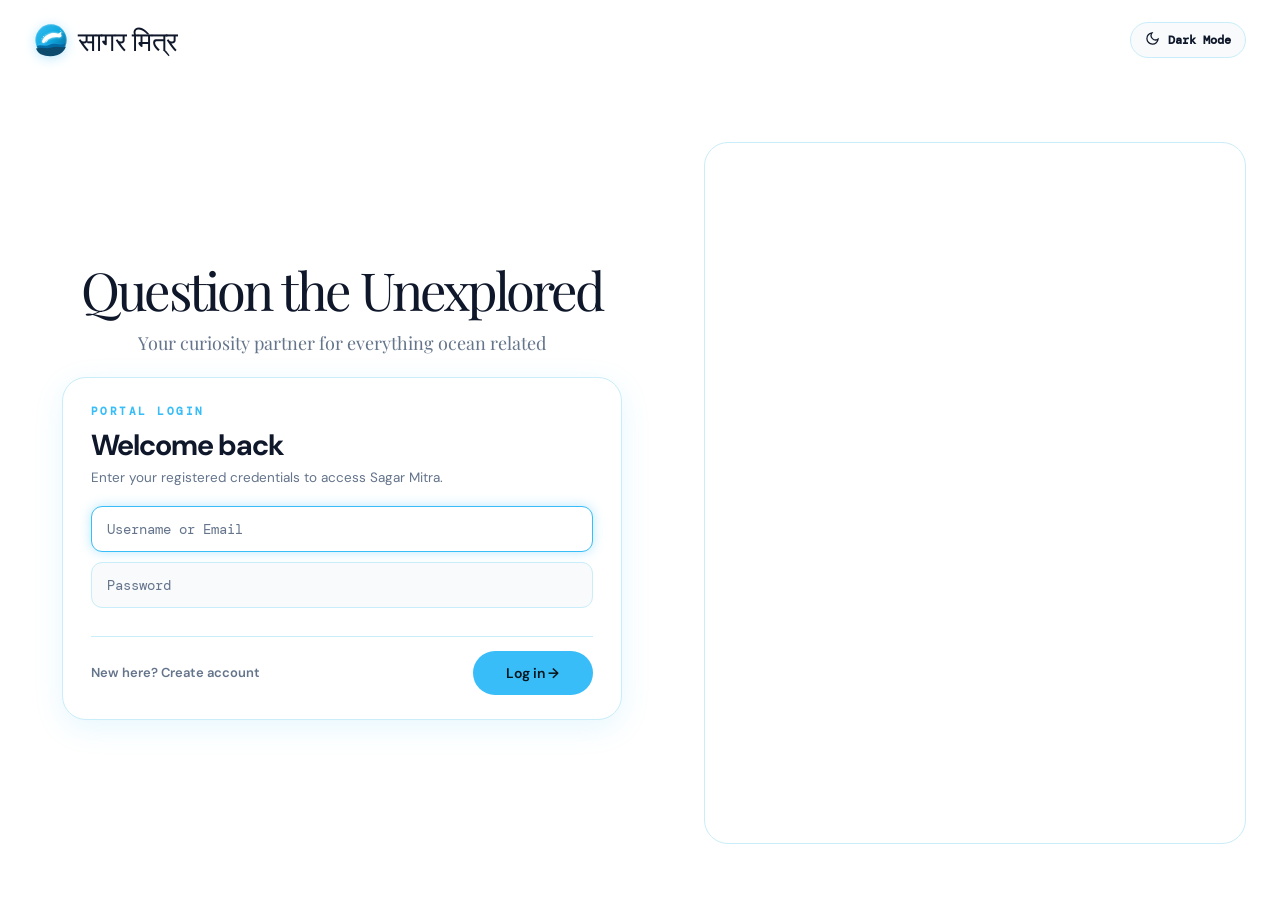
<file: Sagar-mitra/final_frontend/login.html>
<!DOCTYPE html>
<html lang="en">
<head>
<meta charset="UTF-8">
<meta name="viewport" content="width=device-width,initial-scale=1.0">
<title>Sagar Mitra — Where ocean data meets ocean intelligence</title>
<link rel="preconnect" href="https://fonts.googleapis.com">
<link rel="preconnect" href="https://fonts.gstatic.com" crossorigin>
<link href="https://fonts.googleapis.com/css2?family=DM+Mono:ital,wght@0,400;0,500;1,400&family=DM+Sans:ital,opsz,wght@0,9..40,400;0,9..40,500;0,9..40,600;0,9..40,700;1,9..40,400&family=Playfair+Display:ital,wght@0,400;0,500;0,600;0,700;1,400&display=swap" rel="stylesheet">

<style>
*{box-sizing:border-box;margin:0;padding:0}

:root {
  --blue: #38bdf8;
  --blue-hover: #0ea5e9;
  --blue-dark: #0284c7;
  --blue-glow: rgba(56, 189, 248, 0.35);
  --bg: #ffffff;
  --dark: #0f172a;
  --muted: #64748b;
  --input: #f8fafc;
  --input-focus: #ffffff;
  --line: #c9edf9;
  --card-bg: #ffffff;
  --card-border: #c9edf9;
  --card-shadow: 0 8px 30px rgba(56, 189, 248, 0.12);
  --error-bg: #fef2f2;
  --error-border: #fecaca;
  --error-text: #b91c1c;
  --success-bg: #f0fdf4;
  --success-border: #bbf7d0;
  --success-text: #15803d;
}

[data-theme="dark"] {
  --blue: #38bdf8;
  --blue-hover: #0ea5e9;
  --blue-dark: #0284c7;
  --blue-glow: rgba(56, 189, 248, 0.5);
  --bg: #141413;
  --dark: #f4f4f5;
  --muted: #9ca3af;
  --input: #181816;
  --input-focus: #1f1f1c;
  --line: #2c2c28;
  --card-bg: #181816;
  --card-border: #33332e;
  --card-shadow: 0 12px 36px rgba(0, 0, 0, 0.55);
  --error-bg: #450a0a;
  --error-border: #7f1d1d;
  --error-text: #fca5a5;
  --success-bg: #052e16;
  --success-border: #14532d;
  --success-text: #86efac;
}

html,body{
  min-height:100%;
  background:var(--bg);
  color:var(--dark);
  font-family:"DM Sans",sans-serif;
  transition:background .25s ease, color .25s ease;
}
body{overflow-x:hidden}
.page{min-height:100svh;padding:18px 34px 22px}

header{
  height:44px;
  display:flex;
  align-items:center;
  justify-content:space-between;
}
.brand{display:flex;align-items:center;gap:10px}
.logo{
  width:34px;
  height:34px;
  object-fit:contain;
  filter:drop-shadow(0 2px 6px rgba(56,189,248,.35));
}
.brand-name{
  font:500 27px "Playfair Display",serif;
  letter-spacing:-.7px;
  min-width:150px;
  color:var(--dark);
}

.theme-toggle-btn{
  height:36px;
  padding:0 14px;
  border-radius:20px;
  background:var(--input);
  border:1px solid var(--line);
  color:var(--dark);
  font:600 12px "DM Mono",monospace;
  display:inline-flex;
  align-items:center;
  gap:8px;
  cursor:pointer;
  transition:all .2s ease;
}
.theme-toggle-btn:hover{
  border-color:var(--blue);
  background:rgba(56,189,248,0.12);
  color:var(--blue-dark);
}
[data-theme="dark"] .theme-toggle-btn:hover{color:var(--blue)}
.theme-toggle-btn svg{width:15px;height:15px;stroke:currentColor;fill:none;stroke-width:2}

.hero{
  width:100%;
  max-width:1500px;
  margin:25px auto 0;
  display:grid;
  grid-template-columns:1fr .88fr;
  gap:55px;
  align-items:center;
  min-height:calc(100svh - 89px);
}
.left{
  display:flex;
  flex-direction:column;
  align-items:center;
  min-width:0;
}
.intro{
  width:100%;
  max-width:720px;
  text-align:center;
  margin-bottom:22px;
}
.intro h1{
  font:400 clamp(44px,4.1vw,68px)/.94 "Playfair Display",serif;
  letter-spacing:-2.8px;
  color:var(--dark);
}
.intro p{
  margin-top:16px;
  font:18px/1.35 "Playfair Display",serif;
  color:var(--muted);
}

/* ============================================================
   AUTH CONTAINER & UNIFIED SAME-SPOT MULTI-STEP CARDS
   ============================================================ */
.auth{
  width:min(100%, 560px);
  position:relative;
}

.auth-card{
  display:none;
  width:100%;
  padding:26px 28px 24px;
  border:1px solid var(--card-border);
  background:var(--card-bg);
  border-radius:24px;
  box-shadow:var(--card-shadow);
  animation:cardFadeIn .3s cubic-bezier(0.16, 1, 0.3, 1);
}
.auth-card.active{
  display:block;
}

@keyframes cardFadeIn{
  from{opacity:0;transform:translateY(8px) scale(0.985)}
  to{opacity:1;transform:translateY(0) scale(1)}
}

/* Step tracker indicator */
.step-tracker{
  display:flex;
  align-items:center;
  justify-content:space-between;
  margin-bottom:12px;
}
.step-label{
  font:600 11px "DM Mono",monospace;
  letter-spacing:2.5px;
  color:var(--blue);
  text-transform:uppercase;
}
.step-bars{
  display:flex;
  align-items:center;
  gap:5px;
}
.step-bar{
  width:20px;
  height:3px;
  border-radius:2px;
  background:var(--line);
  transition:all .25s ease;
}
.step-bar.active{
  background:var(--blue);
  width:32px;
}

.auth-card h2{
  font-size:29px;
  line-height:1.1;
  letter-spacing:-1px;
  margin-bottom:6px;
  color:var(--dark);
}
.desc{
  color:var(--muted);
  font-size:13.5px;
  line-height:1.45;
  margin-bottom:18px;
}

/* Input Fields */
.input{
  width:100%;
  height:46px;
  border:1px solid var(--line);
  border-radius:11px;
  outline:0;
  background:var(--input);
  color:var(--dark);
  padding:0 15px;
  font:14px "DM Mono",monospace;
  margin-bottom:10px;
  transition:border-color .2s ease, background .2s ease, box-shadow .2s ease;
}
.input::placeholder{color:var(--muted)}
.input:focus{
  background:var(--input-focus);
  border-color:var(--blue);
  box-shadow:0 0 12px var(--blue-glow);
}

/* Alert Notification Banner */
.auth-alert{
  display:none;
  align-items:center;
  gap:8px;
  padding:10px 14px;
  border-radius:10px;
  font:500 12px/1.4 "DM Sans",sans-serif;
  margin-bottom:14px;
}
.auth-alert.error{
  display:flex;
  background:var(--error-bg);
  border:1px solid var(--error-border);
  color:var(--error-text);
}
.auth-alert.success{
  display:flex;
  background:var(--success-bg);
  border:1px solid var(--success-border);
  color:var(--success-text);
}
.auth-alert svg{width:16px;height:16px;flex-shrink:0;stroke:currentColor;fill:none;stroke-width:2}

/* Bottom Controls */
.bottom{
  display:flex;
  justify-content:space-between;
  align-items:center;
  gap:16px;
  margin-top:18px;
  padding-top:14px;
  border-top:1px solid var(--line);
}
.switch{
  border:0;
  background:none;
  color:var(--muted);
  font:600 13px "DM Sans",sans-serif;
  cursor:pointer;
  padding:6px 0;
  transition:color .2s ease;
}
.switch:hover{color:var(--blue-dark)}
[data-theme="dark"] .switch:hover{color:var(--blue)}

.primary{
  border:0;
  background:var(--blue);
  color:#07151c;
  min-width:120px;
  height:44px;
  padding:0 22px;
  border-radius:22px;
  font:600 14px "DM Sans",sans-serif;
  cursor:pointer;
  transition:all .2s ease;
  display:inline-flex;
  align-items:center;
  justify-content:center;
  gap:6px;
}
.primary:hover{
  background:var(--blue-hover);
  transform:translateY(-1px);
  box-shadow:0 4px 16px var(--blue-glow);
}
.primary:active{transform:translateY(0)}

/* ============================================================
   ROLE SELECTION CARDS (Signup Step 2)
   ============================================================ */
.role-options-list{
  display:flex;
  flex-direction:column;
  gap:8px;
  margin-bottom:16px;
  max-height:280px;
  overflow-y:auto;
  padding-right:4px;
}
.role-options-list::-webkit-scrollbar{width:4px}
.role-options-list::-webkit-scrollbar-thumb{background:var(--line);border-radius:4px}

.role-option-card{
  display:flex;
  align-items:center;
  gap:12px;
  padding:11px 14px;
  border-radius:12px;
  border:1px solid var(--line);
  background:var(--input);
  cursor:pointer;
  transition:all .2s ease;
  text-align:left;
  user-select:none;
}
.role-option-card:hover{
  border-color:var(--blue);
  background:rgba(56,189,248,0.08);
  transform:translateY(-1px);
}
.role-option-card.selected{
  border-color:var(--blue);
  background:rgba(56,189,248,0.15);
  box-shadow:0 3px 12px var(--blue-glow);
}
.role-card-emoji{font-size:22px;flex-shrink:0}
.role-card-info{flex:1;min-width:0}
.role-card-title{font:600 13px "DM Sans",sans-serif;color:var(--dark);margin-bottom:2px}
.role-card-sub{font:11px/1.3 "DM Sans",sans-serif;color:var(--muted)}
.role-card-check{
  width:18px;
  height:18px;
  border-radius:50%;
  border:1.5px solid var(--line);
  display:grid;
  place-items:center;
  font-size:11px;
  color:transparent;
  transition:all .2s ease;
}
.role-option-card.selected .role-card-check{
  background:var(--blue);
  border-color:var(--blue);
  color:#07151c;
}

/* ============================================================
   TOPIC OF INTEREST CHIPS (Signup Step 3)
   ============================================================ */
.topics-grid{
  display:grid;
  grid-template-columns:repeat(2, 1fr);
  gap:8px;
  margin-bottom:16px;
  max-height:260px;
  overflow-y:auto;
  padding-right:4px;
}
.topics-grid::-webkit-scrollbar{width:4px}
.topics-grid::-webkit-scrollbar-thumb{background:var(--line);border-radius:4px}

.topic-card{
  display:flex;
  align-items:center;
  gap:8px;
  padding:10px 12px;
  border-radius:10px;
  border:1px solid var(--line);
  background:var(--input);
  cursor:pointer;
  transition:all .2s ease;
  user-select:none;
}
.topic-card:hover{
  border-color:var(--blue);
  background:rgba(56,189,248,0.08);
}
.topic-card.selected{
  border-color:var(--blue);
  background:rgba(56,189,248,0.16);
  box-shadow:0 2px 10px var(--blue-glow);
}
.topic-icon{font-size:16px;flex-shrink:0}
.topic-name{font:500 12px "DM Sans",sans-serif;color:var(--dark);flex:1}
.topic-card.selected .topic-name{font-weight:600;color:var(--blue-dark)}
[data-theme="dark"] .topic-card.selected .topic-name{color:var(--blue)}
.topic-check{font-size:11px;color:transparent;transition:.2s}
.topic-card.selected .topic-check{color:var(--blue-dark)}
[data-theme="dark"] .topic-card.selected .topic-check{color:var(--blue)}

/* Success State View */
.success-state{
  text-align:center;
  padding:32px 12px;
  display:flex;
  flex-direction:column;
  align-items:center;
  gap:12px;
}
.success-icon-badge{
  width:64px;
  height:64px;
  border-radius:50%;
  background:rgba(56,189,248,0.15);
  border:2.5px solid var(--blue);
  color:var(--blue);
  display:grid;
  place-items:center;
  font-size:28px;
  animation:pulse 1.8s infinite;
}
@keyframes pulse{
  0%,100%{transform:scale(1);box-shadow:0 0 12px var(--blue-glow)}
  50%{transform:scale(1.08);box-shadow:0 0 24px var(--blue-glow)}
}

.video{
  width:100%;
  height:min(78svh,760px);
  overflow:hidden;
  border-radius:24px;
  background:var(--card-bg);
  border:1px solid var(--card-border);
  position:relative;
}
.video iframe{
  position:absolute;
  width:177.78%;
  height:100%;
  left:-38.89%;
  top:0;
  border:0;
  pointer-events:none;
}

@media(max-width:1050px){
  .page{padding:18px 25px 25px}
  .hero{grid-template-columns:1fr;gap:35px;margin-top:30px;min-height:auto}
  .video{height:min(70svh,650px);max-width:720px;margin:auto}
  .intro h1{font-size:clamp(44px,8vw,65px)}
  .auth{max-width:600px}
}
@media(max-width:600px){
  .page{padding:15px 18px 25px}
  .brand-name{font-size:24px}
  .logo{width:31px;height:31px}
  .hero{margin-top:25px;gap:25px}
  .intro{margin-bottom:12px}
  .intro h1{font-size:42px;letter-spacing:-2px}
  .intro p{font-size:16px;margin-top:12px}
  .auth-card{padding:20px 18px;border-radius:20px}
  .auth-card h2{font-size:26px}
  .topics-grid{grid-template-columns:1fr}
  .bottom{flex-direction:column-reverse;align-items:stretch;gap:10px}
  .primary,.switch{width:100%;text-align:center}
  .video{height:65svh;border-radius:18px}
}

#cursorTrailCanvas{
  position:fixed;
  top:0;
  left:0;
  width:100vw;
  height:100vh;
  pointer-events:none;
  z-index:99998;
}
body{transition:opacity .45s ease,transform .45s ease}
body.page-exit{opacity:0;transform:translateX(-8vw)}
</style>
</head>

<body>
<canvas id="cursorTrailCanvas"></canvas>
<main class="page">

<header>
  <div class="brand">
    <img src="assets/logo.svg" alt="Sagar Mitra" class="logo">
    <span class="brand-name" id="brandName">सागर मित्र</span>
  </div>

  <button class="theme-toggle-btn" id="themeToggle" aria-label="Toggle light or dark theme">
    <span id="themeIconSlot"></span>
    <span id="themeLabel">Dark Mode</span>
  </button>
</header>

<section class="hero">

<div class="left">

<div class="intro">
  <h1>Question the Unexplored</h1>
  <p>Your curiosity partner for everything ocean related</p>
</div>

<!-- ============================================================
     THE SAME AUTH SPOT: Login -> Step 1 -> Step 2 -> Step 3
     ============================================================ -->
<div class="auth">

  <!-- 1. LOGIN CARD -->
  <form id="loginCard" class="auth-card active" autocomplete="off">
    <div class="step-tracker">
      <div class="step-label">PORTAL LOGIN</div>
    </div>
    <h2>Welcome back</h2>
    <p class="desc">Enter your registered credentials to access Sagar Mitra.</p>

    <div class="auth-alert error" id="loginAlert" style="display:none" role="alert" aria-live="polite">
      <svg viewBox="0 0 24 24"><circle cx="12" cy="12" r="10"/><line x1="12" y1="8" x2="12" y2="12"/><line x1="12" y1="16" x2="12.01" y2="16"/></svg>
      <span id="loginAlertText">Invalid username or password.</span>
    </div>

    <input id="loginUsername" class="input" type="text" placeholder="Username or Email" required autofocus>
    <input id="loginPassword" class="input" type="password" placeholder="Password" required>

    <div class="bottom">
      <button type="button" class="switch" id="btnShowSignup">New here? Create account</button>
      <button type="submit" class="primary" id="btnLoginSubmit">Log in →</button>
    </div>
  </form>

  <!-- 2. SIGNUP STEP 1: ACCOUNT CREDENTIALS -->
  <form id="signupStep1Card" class="auth-card" autocomplete="off">
    <div class="step-tracker">
      <div class="step-label">STEP 1 OF 3 · ACCOUNT</div>
      <div class="step-bars">
        <span class="step-bar active"></span>
        <span class="step-bar"></span>
        <span class="step-bar"></span>
      </div>
    </div>
    <h2>Create your account</h2>
    <p class="desc">Enter your account credentials to begin your oceanographic voyage.</p>

    <div class="auth-alert" id="signupStep1Alert" style="display:none;">
      <svg viewBox="0 0 24 24"><circle cx="12" cy="12" r="10"/><line x1="12" y1="8" x2="12" y2="12"/><line x1="12" y1="16" x2="12.01" y2="16"/></svg>
      <span id="signupStep1AlertText">Please fill in all fields.</span>
    </div>

    <input id="signupFullName" class="input" type="text" placeholder="Full name (e.g. Aarya Doshi)" required>
    <input id="signupUsername" class="input" type="text" placeholder="Choose a username / ID" required>
    <input id="signupEmail" class="input" type="email" placeholder="Email address" required>
    <input id="signupPassword" class="input" type="password" placeholder="Create password (min 4 chars)" required>
    <input id="signupConfirm" class="input" type="password" placeholder="Confirm password" required>

    <div class="bottom">
      <button type="button" class="switch" id="btnBackToLogin">Have an account? Log in</button>
      <button type="button" class="primary" id="btnToStep2">Next: Choose Role →</button>
    </div>
  </form>

  <!-- 3. SIGNUP STEP 2: SELECT USER PERSONA -->
  <div id="signupStep2Card" class="auth-card">
    <div class="step-tracker">
      <div class="step-label">STEP 2 OF 3 · SELECT ROLE</div>
      <div class="step-bars">
        <span class="step-bar active"></span>
        <span class="step-bar active"></span>
        <span class="step-bar"></span>
      </div>
    </div>
    <h2>Select your persona</h2>
    <p class="desc">Choose how Sagar Mitra should tailor its intelligence, tools, and UI for you:</p>

    <div class="role-options-list" id="roleOptionsList">
      
      <div class="role-option-card" data-role="primary_student">
        <span class="role-card-emoji">🐬</span>
        <div class="role-card-info">
          <div class="role-card-title">Primary Grade Student</div>
          <div class="role-card-sub">Creative, child-like & curious ocean buddy with swimming aquarium</div>
        </div>
        <span class="role-card-check">✓</span>
      </div>

      <div class="role-option-card" data-role="high_school">
        <span class="role-card-emoji">🔬</span>
        <div class="role-card-info">
          <div class="role-card-title">High School Student</div>
          <div class="role-card-sub">Coursework, STEM projects, lab formulas & tidal physics</div>
        </div>
        <span class="role-card-check">✓</span>
      </div>

      <div class="role-option-card selected" data-role="researcher">
        <span class="role-card-emoji">🏛️</span>
        <div class="role-card-info">
          <div class="role-card-title">Researcher / Oceanographer</div>
          <div class="role-card-sub">Deep telemetry, ARGO anomaly models, NetCDF arrays & indexed sources</div>
        </div>
        <span class="role-card-check">✓</span>
      </div>

      <div class="role-option-card" data-role="fisherman">
        <span class="role-card-emoji">🎣</span>
        <div class="role-card-info">
          <div class="role-card-title">Fisherman / Navigator</div>
          <div class="role-card-sub">Potential Fishing Zones (PFZ), sea swell, weather & safe navigation routes</div>
        </div>
        <span class="role-card-check">✓</span>
      </div>

      <div class="role-option-card" data-role="coastal_community">
        <span class="role-card-emoji">⚓</span>
        <div class="role-card-info">
          <div class="role-card-title">Coastal Community Resident</div>
          <div class="role-card-sub">Local sea swell, harbor advisories, high-tide & cyclone safety bulletins</div>
        </div>
        <span class="role-card-check">✓</span>
      </div>

      <div class="role-option-card" data-role="authority">
        <span class="role-card-emoji">🛡️</span>
        <div class="role-card-info">
          <div class="role-card-title">Coastal / Port Authority</div>
          <div class="role-card-sub">EEZ boundary monitoring, crowdsourced hazard mesh & emergency logging</div>
        </div>
        <span class="role-card-check">✓</span>
      </div>

      <div class="role-option-card" data-role="others">
        <span class="role-card-emoji">🌐</span>
        <div class="role-card-info">
          <div class="role-card-title">Others / General Explorer</div>
          <div class="role-card-sub">Versatile Claude-inspired ocean assistant & general sea exploration</div>
        </div>
        <span class="role-card-check">✓</span>
      </div>

    </div>

    <div class="bottom">
      <button type="button" class="switch" id="btnBackToStep1">← Back</button>
      <button type="button" class="primary" id="btnToStep3">Next: Ocean Topics →</button>
    </div>
  </div>

  <!-- 4. SIGNUP STEP 3: SELECT TOPICS TO READ -->
  <div id="signupStep3Card" class="auth-card">
    <div class="step-tracker">
      <div class="step-label">STEP 3 OF 3 · OCEAN DOMAINS</div>
      <div class="step-bars">
        <span class="step-bar active"></span>
        <span class="step-bar active"></span>
        <span class="step-bar active"></span>
      </div>
    </div>
    <h2>Topics you want to read</h2>
    <p class="desc">Select specialized ocean domains to curate your personalized news feed and telemetry:</p>

    <div class="topics-grid" id="topicsGrid">
      <div class="topic-card selected" data-topic="Satellite & Remote Sensing">
        <span class="topic-icon">🛰️</span>
        <span class="topic-name">Satellite & Remote Sensing</span>
        <span class="topic-check">✓</span>
      </div>
      <div class="topic-card selected" data-topic="Marine Ecology & Corals">
        <span class="topic-icon">🌿</span>
        <span class="topic-name">Marine Ecology & Corals</span>
        <span class="topic-check">✓</span>
      </div>
      <div class="topic-card" data-topic="Ports, Harbors & Shipping">
        <span class="topic-icon">🚢</span>
        <span class="topic-name">Ports & Shipping</span>
        <span class="topic-check">✓</span>
      </div>
      <div class="topic-card selected" data-topic="Pelagic Fisheries & PFZ">
        <span class="topic-icon">🐟</span>
        <span class="topic-name">Pelagic Fisheries & PFZ</span>
        <span class="topic-check">✓</span>
      </div>
      <div class="topic-card" data-topic="Cyclone & Meteorology">
        <span class="topic-icon">🌀</span>
        <span class="topic-name">Cyclone & Meteorology</span>
        <span class="topic-check">✓</span>
      </div>
      <div class="topic-card selected" data-topic="Deep-Sea Sonar & Trenches">
        <span class="topic-icon">🗻</span>
        <span class="topic-name">Deep-Sea & Bathymetry</span>
        <span class="topic-check">✓</span>
      </div>
      <div class="topic-card selected" data-topic="ARGO Telemetry & Ocean Buoys">
        <span class="topic-icon">🌊</span>
        <span class="topic-name">ARGO Telemetry Arrays</span>
        <span class="topic-check">✓</span>
      </div>
      <div class="topic-card" data-topic="Offshore Renewable Energy">
        <span class="topic-icon">⚡</span>
        <span class="topic-name">Offshore Energy</span>
        <span class="topic-check">✓</span>
      </div>
    </div>

    <div class="bottom">
      <button type="button" class="switch" id="btnBackToStep2">← Back</button>
      <button type="button" class="primary" id="btnCompleteSignup">Complete & Dive In →</button>
    </div>
  </div>

  <!-- 5. SIGNUP SUCCESS STATE -->
  <div id="signupSuccessCard" class="auth-card">
    <div class="success-state">
      <div class="success-icon-badge">✓</div>
      <h2>Welcome Aboard!</h2>
      <p class="desc" id="successDesc">Your account has been logged in the ocean database. Initializing your tailored persona...</p>
    </div>
  </div>

</div>
</div>

<div class="video">
  <iframe src="https://www.youtube.com/embed/ALbM9_cF7YQ?autoplay=1&mute=1&controls=0&loop=1&playlist=ALbM9_cF7YQ&start=10&end=40&rel=0&modestbranding=1&iv_load_policy=3&disablekb=1&fs=0" title="Ocean video" allow="autoplay" tabindex="-1"></iframe>
</div>

</section>
</main>

<script>
// ============================================================
// 1. BRAND TEXT ROTATION (10 Indian Languages)
// ============================================================
const languages = [
  "सागर मित्र", "Sagar Mitra", "সাগর মিত্র", "સાગર મિત્ર", "சாகர் மித்ரா",
  "సాగర్ మిత్ర", "ಸಾಗರ ಮಿತ್ರ", "സാഗർ മിത്ര", "ਸਾਗਰ ਮਿੱਤਰ", "ସାଗର ମିତ୍ର"
];
const brand = document.getElementById("brandName");
let langIdx = 0;
setInterval(() => {
  langIdx = (langIdx + 1) % languages.length;
  brand.textContent = languages[langIdx];
}, 2000);

// ============================================================
// 2. THEME ENGINE (Light / Dark Mode)
// ============================================================
function initTheme(){
  const saved = localStorage.getItem("sagarMitraTheme") || "light";
  applyTheme(saved);
}

function applyTheme(theme){
  document.documentElement.setAttribute("data-theme", theme);
  localStorage.setItem("sagarMitraTheme", theme);
  const icon = document.getElementById("themeIconSlot");
  const label = document.getElementById("themeLabel");
  if(theme === "dark"){
    if(icon) icon.innerHTML = `<svg viewBox="0 0 24 24"><circle cx="12" cy="12" r="4"/><path d="M12 2v2M12 20v2M4.93 4.93l1.41 1.41M17.66 17.66l1.41 1.41M2 12h2M20 12h2M6.34 17.66l-1.41 1.41M19.07 4.93l-1.41 1.41"/></svg>`;
    if(label) label.textContent = "Light Mode";
  } else {
    if(icon) icon.innerHTML = `<svg viewBox="0 0 24 24"><path d="M21 12.79A9 9 0 1 1 11.21 3 7 7 0 0 0 21 12.79z"/></svg>`;
    if(label) label.textContent = "Dark Mode";
  }
}

document.getElementById("themeToggle").onclick = () => {
  const cur = document.documentElement.getAttribute("data-theme") || "light";
  applyTheme(cur === "dark" ? "light" : "dark");
};
initTheme();

// ============================================================
// 3. SAGAR MITRA DATABASE ENGINE & PERSISTENCE
// Connects to /api/auth/ and maintains a browser database
// storing users, credentials, assigned personas, and topic preferences.
// ============================================================
const SagarDatabase = {
  dbKey: "sagarMitraUsersDB",

  // Seed default registered users matching backend/users.json
  defaultUsers: [
    {
      name: "Aarya Doshi",
      username: "Aarya Doshi",
      email: "aaryadoshi7@gmail.com",
      password: "password123",
      roleId: "high_school",
      roleTitle: "High School Student",
      topics: ["Satellite & Remote Sensing", "Marine Ecology & Corals"]
    },
    {
      name: "Aarya Doshi",
      username: "aari",
      email: "aaryadoshi7@gmail.com",
      password: "password123",
      roleId: "researcher",
      roleTitle: "Researcher",
      topics: ["Deep-Sea Sonar & Trenches", "Pelagic Fisheries & PFZ"]
    },
    {
      name: "Sagar Researcher",
      username: "sagar123",
      email: "chaitijain593@gmail.com",
      password: "password123",
      roleId: "researcher",
      roleTitle: "Researcher",
      topics: ["ARGO Telemetry & Ocean Buoys", "Deep-Sea Sonar & Trenches"]
    },
    {
      name: "Ocean Administrator",
      username: "admin",
      email: "admin@sagarmitra.gov.in",
      password: "admin",
      roleId: "researcher",
      roleTitle: "Researcher",
      topics: ["Satellite & Remote Sensing", "Cyclone & Meteorology", "ARGO Telemetry & Ocean Buoys"]
    },
    {
      name: "Primary Ocean Explorer",
      username: "student",
      email: "explorer@ocean.edu",
      password: "student",
      roleId: "primary_student",
      roleTitle: "Primary Grade Student",
      topics: ["Marine Ecology & Corals", "Pelagic Fisheries & PFZ"]
    },
    {
      name: "Coastal Navigator",
      username: "coastal",
      email: "navigator@coastal.in",
      password: "coastal",
      roleId: "coastal_community",
      roleTitle: "Coastal Community Resident",
      topics: ["Pelagic Fisheries & PFZ", "Cyclone & Meteorology", "Ports, Harbors & Shipping"]
    }
  ],

  getUsers(){
    try {
      const stored = localStorage.getItem(this.dbKey);
      if(!stored){
        localStorage.setItem(this.dbKey, JSON.stringify(this.defaultUsers));
        return this.defaultUsers;
      }
      return JSON.parse(stored);
    } catch(e){
      return this.defaultUsers;
    }
  },

  apiBase: "http://127.0.0.1:8000",

  async postApi(endpoint, payload) {
    const urls = [
      this.apiBase + endpoint,
      endpoint
    ];
    for (const url of urls) {
      try {
        const resp = await fetch(url, {
          method: "POST",
          headers: { "Content-Type": "application/json" },
          body: JSON.stringify(payload)
        });
        const data = await resp.json().catch(() => ({}));
        if (resp.ok) {
          return { success: true, data };
        } else {
          return { success: false, message: data.detail || ("API error " + resp.status) };
        }
      } catch (err) {
        // Try next URL fallback
      }
    }
    return { success: false, isOffline: true, message: "Backend offline or unreachable." };
  },

  async login(identifier, password) {
    const cleanId = identifier.trim();
    const cleanPw = password.trim();

    // 1. Primary: Try FastAPI backend authentication (/api/auth/login)
    const apiRes = await this.postApi("/api/auth/login", {
      username: cleanId,
      password: cleanPw
    });

    if (apiRes.success) {
      const data = apiRes.data;
      let token = data.token || ("session_token_" + Date.now());
      let name = data.name || cleanId;
      let roleId = data.roleId || "researcher";
      let topics = data.topics || ["Satellite & Remote Sensing", "ARGO Telemetry & Ocean Buoys"];

      // Verify step if backend requires OTP
      if (data.dev_otp || data.otp_required) {
        const verifyRes = await this.postApi("/api/auth/verify", {
          username: cleanId,
          otp: data.dev_otp || "1234",
          purpose: "login"
        });
        if (verifyRes.success) {
          token = verifyRes.data.token || token;
          name = verifyRes.data.name || name;
          if (verifyRes.data.profile) {
            localStorage.setItem("orcaUserProfile_" + cleanId, JSON.stringify(verifyRes.data.profile));
          }
        }
      }

      // Persist auth tokens & user session
      localStorage.setItem("orcaAuth", token);
      localStorage.setItem("orcaUser", cleanId);
      localStorage.setItem("orcaName", name);

      return {
        success: true,
        user: {
          username: cleanId,
          name,
          roleId,
          topics
        }
      };
    }

    // 2. Fallback: Local database verification if backend fails or offline
    const users = this.getUsers();
    const match = users.find(u =>
      (u.username.toLowerCase() === cleanId.toLowerCase() || u.email.toLowerCase() === cleanId.toLowerCase()) &&
      u.password === cleanPw
    );

    if (match) {
      localStorage.setItem("orcaAuth", "local_token_" + Date.now());
      localStorage.setItem("orcaUser", match.username);
      localStorage.setItem("orcaName", match.name || match.username);
      return { success: true, user: match };
    }

    return {
      success: false,
      message: apiRes.message && !apiRes.isOffline ? apiRes.message : "Invalid username or password. Please check your credentials."
    };
  },

  async signup(newUser) {
    const cleanUser = newUser.username.trim();
    const cleanEmail = newUser.email.trim();
    const cleanName = newUser.name.trim();

    // 1. Primary: FastAPI backend signup (/api/auth/signup)
    const apiRes = await this.postApi("/api/auth/signup", {
      username: cleanUser,
      password: newUser.password,
      email: cleanEmail,
      name: cleanName
    });

    if (apiRes.success) {
      const data = apiRes.data;
      let token = data.token || ("session_token_" + Date.now());

      // Attempt OTP auto-verification if dev_otp returns from backend
      if (data.dev_otp) {
        const verifyRes = await this.postApi("/api/auth/verify", {
          username: cleanUser,
          otp: data.dev_otp,
          purpose: "signup"
        });
        if (verifyRes.success && verifyRes.data.token) {
          token = verifyRes.data.token;
        }
      }

      // Persist token and session info
      localStorage.setItem("orcaAuth", token);
      localStorage.setItem("orcaUser", cleanUser);
      localStorage.setItem("orcaName", cleanName);
    }

    // 2. Save user in local users database for local persistence
    const users = this.getUsers();
    const existsIdx = users.findIndex(u => u.username.toLowerCase() === cleanUser.toLowerCase());
    if (existsIdx >= 0) {
      users[existsIdx] = newUser;
    } else {
      users.push(newUser);
    }
    localStorage.setItem(this.dbKey, JSON.stringify(users));

    return { success: true, user: newUser };
  }
};

// ============================================================
// 4. MULTI-STEP FLOW CONTROLLER (Same Spot In `.auth`)
// Step 0: Login Card
// Step 1: Signup Credentials
// Step 2: Role Selection (5 options)
// Step 3: Ocean Topics Selection (multi-select)
// Step 4: Success Teleportation to Homepage
// ============================================================
const cards = {
  login: document.getElementById("loginCard"),
  step1: document.getElementById("signupStep1Card"),
  step2: document.getElementById("signupStep2Card"),
  step3: document.getElementById("signupStep3Card"),
  success: document.getElementById("signupSuccessCard")
};

function showCard(cardKey){
  Object.values(cards).forEach(c => {
    if(c) c.classList.remove("active");
  });
  if(cards[cardKey]){
    cards[cardKey].classList.add("active");
  }
}

// Temporary registration store across steps
const signupDraft = {
  name: "",
  username: "",
  email: "",
  password: "",
  roleId: "researcher",
  roleTitle: "Researcher",
  topics: ["Satellite & Remote Sensing", "Marine Ecology & Corals", "Pelagic Fisheries & PFZ", "Deep-Sea Sonar & Trenches", "ARGO Telemetry & Ocean Buoys"]
};

// Navigation between Login and Step 1
document.getElementById("btnShowSignup").onclick = () => {
  hideAlerts();
  showCard("step1");
};
document.getElementById("btnBackToLogin").onclick = () => {
  hideAlerts();
  showCard("login");
};

// Login form submission
cards.login.onsubmit = async (e) => {
  e.preventDefault();
  hideAlerts();
  const id = document.getElementById("loginUsername").value.trim();
  const pw = document.getElementById("loginPassword").value;

  if(!id || !pw){
    showAlert("loginAlert", "Please enter both username or email and password.");
    return;
  }

  const btn = document.getElementById("btnLoginSubmit");
  btn.textContent = "Verifying...";
  btn.style.opacity = "0.7";

  const res = await SagarDatabase.login(id, pw);

  btn.textContent = "Log in →";
  btn.style.opacity = "1";

function normalizeSagarRole(roleId) {
  if (!roleId) return "researcher";
  const cleaned = String(roleId).toLowerCase().trim();
  const valid = [
    "primary_student",
    "high_school",
    "researcher",
    "fisherman",
    "coastal_community",
    "authority",
    "others"
  ];
  if (valid.includes(cleaned)) return cleaned;
  if (cleaned === "student") return "primary_student";
  if (cleaned === "fisher") return "fisherman";
  return "researcher";
}

  if(res.success){
    // Store user login state & preferences with canonical LangGraph persona key
    localStorage.setItem("sagarMitraLoggedIn", "true");
    localStorage.setItem("sagarMitraRole", normalizeSagarRole(res.user.roleId));
    if(res.user.topics){
      localStorage.setItem("sagarMitraTopics", JSON.stringify(res.user.topics));
    }
    localStorage.setItem("sagarMitraCurrentUser", res.user.name || res.user.username);

    // Direct transition to homepage with ocean verbs loader
    sessionStorage.setItem("sagarMitraShowTransition", "true");
    document.body.classList.add("page-exit");
    setTimeout(() => location.href = "main.html", 350);
  } else {
    showAlert("loginAlert", res.message || "Invalid username or password.");
  }
};

// Step 1: Validate credentials and move to Step 2
document.getElementById("btnToStep2").onclick = () => {
  hideAlerts();
  const name = document.getElementById("signupFullName").value.trim();
  const username = document.getElementById("signupUsername").value.trim();
  const email = document.getElementById("signupEmail").value.trim();
  const password = document.getElementById("signupPassword").value;
  const confirm = document.getElementById("signupConfirm").value;

  if(!name || !username || !email || !password || !confirm){
    showAlert("signupStep1Alert", "Please fill in all account fields.");
    return;
  }
  if(password.length < 4){
    showAlert("signupStep1Alert", "Password must be at least 4 characters long.");
    return;
  }
  if(password !== confirm){
    showAlert("signupStep1Alert", "Passwords do not match. Please re-check.");
    return;
  }
  if(!email.includes("@") || !email.includes(".")){
    showAlert("signupStep1Alert", "Please provide a valid email address.");
    return;
  }

  // Check if username/email already taken in database
  const users = SagarDatabase.getUsers();
  if(users.some(u => u.username.toLowerCase() === username.toLowerCase())){
    showAlert("signupStep1Alert", "This username is already taken. Please choose another.");
    return;
  }

  signupDraft.name = name;
  signupDraft.username = username;
  signupDraft.email = email;
  signupDraft.password = password;

  showCard("step2");
};

// Step 2: Role selection handling
document.getElementById("btnBackToStep1").onclick = () => {
  showCard("step1");
};

const roleCards = document.querySelectorAll(".role-option-card");
roleCards.forEach(card => {
  card.onclick = () => {
    roleCards.forEach(c => c.classList.remove("selected"));
    card.classList.add("selected");
    signupDraft.roleId = card.getAttribute("data-role");
    signupDraft.roleTitle = card.querySelector(".role-card-title").textContent;
  };
});

document.getElementById("btnToStep3").onclick = () => {
  showCard("step3");
};

// Step 3: Ocean topics selection handling (multi-select)
document.getElementById("btnBackToStep2").onclick = () => {
  showCard("step2");
};

const topicCards = document.querySelectorAll(".topic-card");
topicCards.forEach(card => {
  card.onclick = () => {
    card.classList.toggle("selected");
  };
});

document.getElementById("btnCompleteSignup").onclick = async () => {
  // Collect selected topics
  const selectedTopics = [];
  document.querySelectorAll(".topic-card.selected").forEach(card => {
    selectedTopics.push(card.getAttribute("data-topic"));
  });

  if(selectedTopics.length === 0){
    selectedTopics.push("Satellite & Remote Sensing", "ARGO Telemetry & Ocean Buoys");
  }

  signupDraft.topics = selectedTopics;

  const btn = document.getElementById("btnCompleteSignup");
  btn.textContent = "Registering in database...";
  btn.style.opacity = "0.7";

  const res = await SagarDatabase.signup(signupDraft);

  btn.textContent = "Complete & Dive In →";
  btn.style.opacity = "1";

  if(res.success){
    // Save session in localStorage with canonical LangGraph persona key
    localStorage.setItem("sagarMitraLoggedIn", "true");
    localStorage.setItem("sagarMitraRole", normalizeSagarRole(signupDraft.roleId));
    localStorage.setItem("sagarMitraTopics", JSON.stringify(signupDraft.topics));
    localStorage.setItem("sagarMitraCurrentUser", signupDraft.name || signupDraft.username);

    // Show Success in the same spot
    const desc = document.getElementById("successDesc");
    if(desc){
      desc.textContent = `Welcome ${signupDraft.name}! Account registered as ${signupDraft.roleTitle} with ${signupDraft.topics.length} curated topics. Teleporting to home...`;
    }
    showCard("success");

    // Transition smoothly to homepage with ocean verbs loader
    sessionStorage.setItem("sagarMitraShowTransition", "true");
    setTimeout(() => {
      document.body.classList.add("page-exit");
      setTimeout(() => location.href = "main.html", 400);
    }, 1100);
  } else {
    alert(res.message || "Could not register account. Please try again.");
    showCard("step1");
  }
};

function showAlert(elId, msg){
  const el = document.getElementById(elId);
  if(el){
    el.querySelector("span").textContent = msg;
    el.style.display = "flex";
  }
}

function hideAlerts(){
  document.querySelectorAll(".auth-alert").forEach(a => a.style.display = "none");
}

// ============================================================
// 5. RADIANT LIGHT-BLUE CURSOR GLOW
// Follows behind cursor with smooth delay, soft opacity & faded edges.
// ============================================================
(function initLightBlueGlowCursor(){
  const canvas = document.getElementById("cursorTrailCanvas");
  if(!canvas) return;
  const ctx = canvas.getContext("2d");
  let width = canvas.width = window.innerWidth;
  let height = canvas.height = window.innerHeight;

  window.addEventListener("resize", () => {
    width = canvas.width = window.innerWidth;
    height = canvas.height = window.innerHeight;
  });

  const trail = [];
  let targetX = -1000, targetY = -1000;
  let glowX = -1000, glowY = -1000;
  let lastTrailX = -1000, lastTrailY = -1000;
  let hasPointer = false;
  let isMoving = false;
  let stopTimer = null;
  let leadGlowAlpha = 0;

  window.addEventListener("pointermove", e => {
    targetX = e.clientX;
    targetY = e.clientY;
    if(!hasPointer){
      glowX = targetX;
      glowY = targetY;
      lastTrailX = targetX;
      lastTrailY = targetY;
      hasPointer = true;
    }
    isMoving = true;

    clearTimeout(stopTimer);
    stopTimer = setTimeout(() => {
      isMoving = false;
    }, 60);
  });

  window.addEventListener("pointerleave", () => {
    isMoving = false;
    hasPointer = false;
    leadGlowAlpha = 0;
  });

  function render(){
    ctx.clearRect(0, 0, width, height);

    if(hasPointer){
      const ease = 0.15;
      glowX += (targetX - glowX) * ease;
      glowY += (targetY - glowY) * ease;

      const dist = Math.hypot(glowX - lastTrailX, glowY - lastTrailY);
      if(dist > 3 && isMoving){
        trail.push({
          x: glowX,
          y: glowY,
          alpha: 0.52,
          radius: 38
        });
        lastTrailX = glowX;
        lastTrailY = glowY;
      }
    }

    if(trail.length > 26){
      trail.shift();
    }

    if(isMoving){
      leadGlowAlpha += (0.55 - leadGlowAlpha) * 0.2;
    } else {
      leadGlowAlpha *= 0.72;
    }

    ctx.save();
    ctx.globalCompositeOperation = "screen";

    for(let i = trail.length - 1; i >= 0; i--){
      const p = trail[i];
      p.alpha *= isMoving ? 0.90 : 0.70;
      p.radius += 0.85;

      if(p.alpha < 0.008){
        trail.splice(i, 1);
        continue;
      }

      const grad = ctx.createRadialGradient(p.x, p.y, 0, p.x, p.y, p.radius);
      grad.addColorStop(0, `rgba(224, 242, 254, ${p.alpha * 0.55})`);
      grad.addColorStop(0.25, `rgba(56, 189, 248, ${p.alpha * 0.42})`);
      grad.addColorStop(0.55, `rgba(14, 165, 233, ${p.alpha * 0.18})`);
      grad.addColorStop(0.82, `rgba(2, 132, 199, ${p.alpha * 0.05})`);
      grad.addColorStop(1, "rgba(56, 189, 248, 0)");

      ctx.fillStyle = grad;
      ctx.beginPath();
      ctx.arc(p.x, p.y, p.radius, 0, Math.PI * 2);
      ctx.fill();
    }

    if(leadGlowAlpha > 0.008 && hasPointer){
      const leadRadius = 50;
      const leadGrad = ctx.createRadialGradient(glowX, glowY, 0, glowX, glowY, leadRadius);
      leadGrad.addColorStop(0, `rgba(224, 242, 254, ${leadGlowAlpha * 0.60})`);
      leadGrad.addColorStop(0.25, `rgba(56, 189, 248, ${leadGlowAlpha * 0.45})`);
      leadGrad.addColorStop(0.55, `rgba(14, 165, 233, ${leadGlowAlpha * 0.20})`);
      leadGrad.addColorStop(0.85, `rgba(2, 132, 199, ${leadGlowAlpha * 0.05})`);
      leadGrad.addColorStop(1, "rgba(56, 189, 248, 0)");

      ctx.fillStyle = leadGrad;
      ctx.beginPath();
      ctx.arc(glowX, glowY, leadRadius, 0, Math.PI * 2);
      ctx.fill();
    }

    ctx.restore();
    requestAnimationFrame(render);
  }
  requestAnimationFrame(render);
})();
</script>

</body>
</html>
</file>
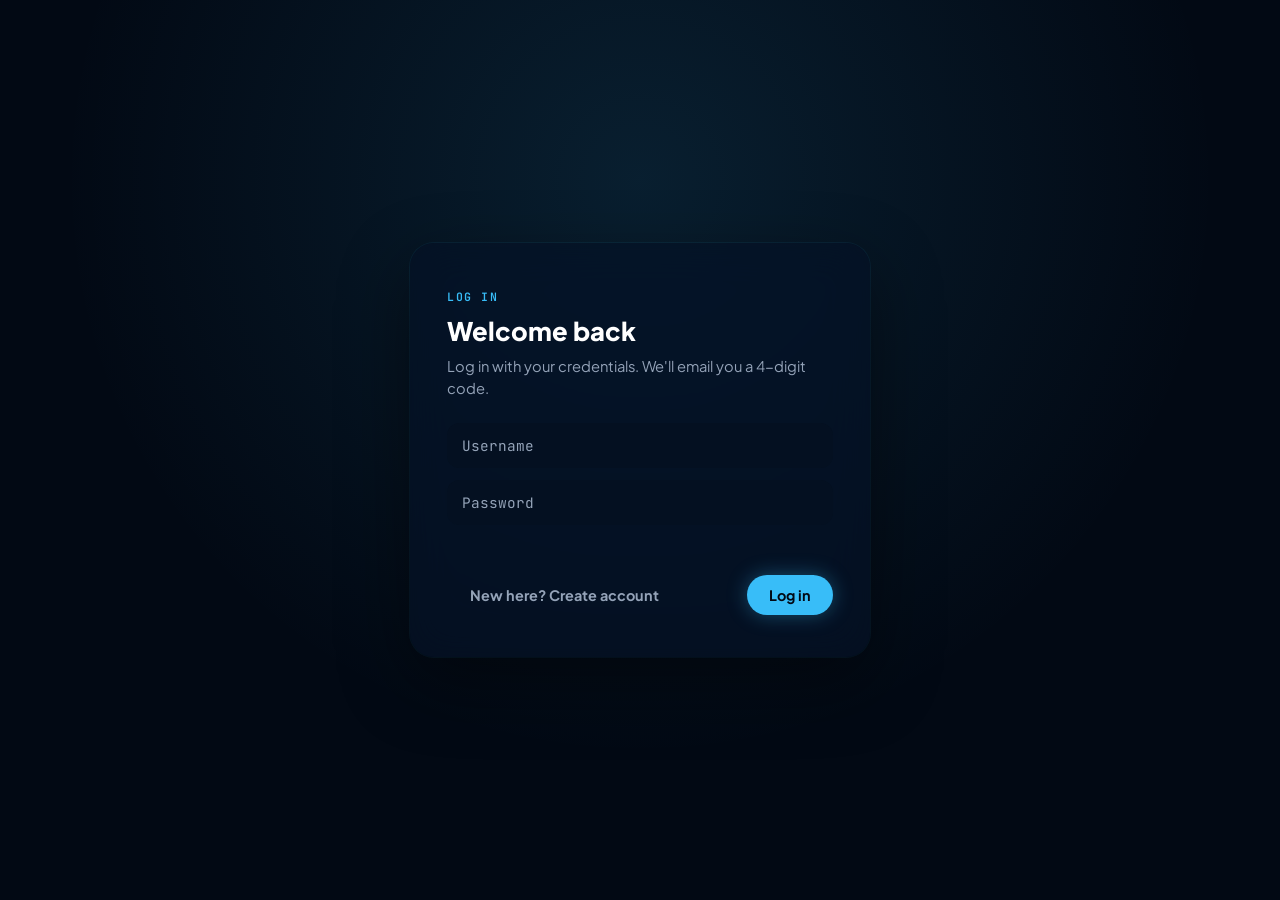
<file: Sagar-mitra/frontend/auth.html>
<!DOCTYPE html><html lang="en"><head><meta charset="UTF-8"><meta name="viewport" content="width=device-width,initial-scale=1"><title>Sagar Mitra — Sign in</title>
<link rel="stylesheet" href="style.css"><link href="https://fonts.googleapis.com/css2?family=Plus+Jakarta+Sans:wght@400;600;700;800&family=JetBrains+Mono:wght@400;600&display=swap" rel="stylesheet"></head>
<body data-theme="dark"><div id="onboarding-screen" class="active"><div class="onboarding-card">
<span class="onboarding-eyebrow" id="ey"></span><h2 class="onboarding-title" id="ti"></h2><p class="onboarding-subtitle" id="su"></p>
<div id="f1" style="display:flex;flex-direction:column;gap:12px"><input class="onboarding-input s" id="nm" placeholder="Full name">
<input class="onboarding-input" id="un" placeholder="Username" autocomplete="username"><input class="onboarding-input s" id="em" type="email" placeholder="Email">
<input class="onboarding-input" id="pw" type="password" placeholder="Password"><input class="onboarding-input s" id="pw2" type="password" placeholder="Confirm password"></div>
<div id="f2" class="onboarding-hidden"><input class="onboarding-input" id="otp" maxlength="4" inputmode="numeric" placeholder="4-digit OTP"></div>
<p class="onboarding-error" id="er"></p>
<div class="onboarding-actions"><button class="onboarding-btn onboarding-btn-ghost" id="alt"></button><button class="onboarding-btn onboarding-btn-primary" id="go"></button></div>
</div></div>
<script>
const A="http://127.0.0.1:8000",$=i=>document.getElementById(i),S=new URLSearchParams(location.search).get("m")==="signup";let step=1;
if(localStorage.getItem("orcaAuth"))location.replace("index.html");
document.querySelectorAll(".s").forEach(e=>e.style.display=S?"":"none");
$("ey").textContent=S?"Sign up":"Log in";$("ti").textContent=S?"Create your account":"Welcome back";
$("su").textContent=S?"Register with your email. We'll send a 4-digit code.":"Log in with your credentials. We'll email you a 4-digit code.";
$("go").textContent=S?"Send OTP":"Log in";$("alt").textContent=S?"Have an account? Log in":"New here? Create account";
$("alt").onclick=()=>location.href=S?"auth.html":"auth.html?m=signup";
async function post(p,b){const r=await fetch(A+p,{method:"POST",headers:{"Content-Type":"application/json"},body:JSON.stringify(b)}),d=await r.json().catch(()=>({}));if(!r.ok)throw Error(d.detail||"Error "+r.status);return d}
$("go").onclick=async()=>{const u=$("un").value.trim(),p=$("pw").value,e=$("em").value.trim(),n=$("nm").value.trim();$("er").textContent="";$("go").disabled=true;
try{if(step==1){if(!u||!p||(S&&(!e||!n)))throw Error("Please fill in all fields.");if(S&&p!==$("pw2").value)throw Error("Passwords don't match.");
const sent=await post(S?"/api/auth/signup":"/api/auth/login",{username:u,password:p,email:e,name:n});step=2; if(sent.dev_otp){$("otp").value=sent.dev_otp}
$("f1").classList.add("onboarding-hidden");$("f2").classList.remove("onboarding-hidden");$("go").textContent="Verify";$("su").textContent=sent.dev_otp?"Email is not configured; the local test code is filled in.":"Enter the 4-digit code sent to your email."}
else{const d=await post("/api/auth/verify",{username:u,otp:$("otp").value.trim(),purpose:S?"signup":"login"});
localStorage.setItem("orcaAuth",d.token);localStorage.setItem("orcaUser",u);localStorage.setItem("orcaName",d.name||u);
if(d.profile)localStorage.setItem("orcaUserProfile_"+u,JSON.stringify(d.profile));
if(!S)sessionStorage.setItem("orcaLoad","1");location.replace("index.html")}}
catch(x){$("er").textContent=x.message}$("go").disabled=false};
</script></body></html>
</file>
<file: Sagar-mitra/final_frontend/ocean-shared.css>
/* ============================================================
   SAGAR MITRA — SHARED CONTROLS & NEWS FEED STYLES
   Role Switcher Dropdown & Multi-Domain Ocean News Feed
   ============================================================ */

/* Expanding Buttons Accent Colours: Morning Dispatch (Orange), Theme Sun (Orange), Switch Role (Green), News Feed (Yellow) */
.actions .dispatch-trigger .ctrl-icon svg { stroke: #f97316 !important; fill: none; }
.actions .dispatch-trigger:hover {
  border-color: rgba(249, 115, 22, 0.5) !important;
  box-shadow: 0 6px 20px rgba(249, 115, 22, 0.25) !important;
}

.actions .theme-toggle .ctrl-icon svg,
[data-theme="dark"] .actions .theme-toggle .ctrl-icon svg { stroke: #f97316 !important; }
.actions .theme-toggle:hover {
  border-color: rgba(249, 115, 22, 0.5) !important;
  box-shadow: 0 6px 20px rgba(249, 115, 22, 0.25) !important;
}

.actions .role-trigger .ctrl-icon svg { stroke: #22c55e !important; }
.actions .role-trigger:hover {
  border-color: rgba(34, 197, 94, 0.5) !important;
  box-shadow: 0 6px 20px rgba(34, 197, 94, 0.25) !important;
}

.actions .news-trigger .ctrl-icon svg { stroke: #eab308 !important; }
.actions .news-trigger:hover {
  border-color: rgba(234, 179, 8, 0.5) !important;
  box-shadow: 0 6px 20px rgba(234, 179, 8, 0.25) !important;
}

.actions .ctrl-btn:hover .ctrl-label {
  max-width: 120px !important;
  opacity: 1 !important;
  margin-left: 8px !important;
}


/* Role Dropdown Wrapper & Menu */
.role-dropdown-wrapper {
  position: relative;
  display: inline-flex;
}

.role-dropdown-menu {
  position: absolute;
  top: calc(100% + 10px);
  right: 0;
  width: 330px;
  background: var(--nav-bg, rgba(24, 24, 22, 0.95));
  backdrop-filter: blur(20px);
  -webkit-backdrop-filter: blur(20px);
  border: 1px solid var(--nav-border, rgba(56, 189, 248, 0.45));
  border-radius: 16px;
  box-shadow: 0 16px 40px rgba(0, 0, 0, 0.35), 0 0 25px rgba(56, 189, 248, 0.25);
  padding: 8px;
  z-index: 100000;
  opacity: 0;
  visibility: hidden;
  transform: translateY(-8px) scale(0.96);
  transition: all 0.24s cubic-bezier(0.2, 0.8, 0.2, 1);
  pointer-events: none;
}

.role-dropdown-menu.open {
  opacity: 1;
  visibility: visible;
  transform: none;
  pointer-events: auto;
}

.role-dropdown-header {
  font: 600 10px "DM Mono", monospace;
  letter-spacing: 1.6px;
  color: var(--text-dim, #94a3b8);
  padding: 8px 12px 6px;
  border-bottom: 1px solid var(--sidebar-border, rgba(56, 189, 248, 0.2));
  margin-bottom: 6px;
  text-transform: uppercase;
}

.role-dropdown-item {
  display: flex;
  align-items: center;
  gap: 12px;
  padding: 10px 12px;
  border-radius: 10px;
  cursor: pointer;
  transition: all 0.18s ease;
  color: var(--ctrl-text, #f4f4f5);
  border: 1px solid transparent;
  user-select: none;
}

.role-dropdown-item:hover {
  background: rgba(56, 189, 248, 0.12);
  border-color: rgba(56, 189, 248, 0.35);
  transform: translateX(2px);
}

.role-dropdown-item.active {
  background: rgba(56, 189, 248, 0.18);
  border-color: var(--blue, #38bdf8);
  color: var(--blue, #38bdf8);
}

.role-item-emoji {
  font-size: 20px;
  flex-shrink: 0;
  width: 28px;
  height: 28px;
  display: grid;
  place-items: center;
  border-radius: 8px;
  background: rgba(56, 189, 248, 0.1);
}

.role-item-details {
  flex: 1;
  min-width: 0;
}

.role-item-title {
  font: 600 13px "DM Sans", sans-serif;
  line-height: 1.3;
}

.role-item-caption {
  font-size: 11px;
  line-height: 1.35;
  color: var(--text-muted, #9ca3af);
  margin-top: 2px;
}

.role-item-check {
  font-size: 14px;
  font-weight: 700;
  color: var(--blue, #38bdf8);
  opacity: 0;
  transition: opacity 0.2s;
}

.role-dropdown-item.active .role-item-check {
  opacity: 1;
}

/* Floating Persona Toast Notification */
.role-toast {
  position: fixed;
  bottom: 84px;
  right: 28px;
  background: var(--nav-bg, rgba(20, 20, 19, 0.95));
  backdrop-filter: blur(16px);
  -webkit-backdrop-filter: blur(16px);
  border: 1px solid var(--blue, #38bdf8);
  color: var(--ink, #f4f4f5);
  padding: 12px 18px;
  border-radius: 12px;
  box-shadow: 0 10px 30px rgba(0, 0, 0, 0.3), 0 0 20px rgba(56, 189, 248, 0.3);
  font: 500 13px "DM Sans", sans-serif;
  display: flex;
  align-items: center;
  gap: 10px;
  z-index: 100002;
  opacity: 0;
  visibility: hidden;
  transform: translateY(12px);
  transition: all 0.28s cubic-bezier(0.2, 0.8, 0.2, 1);
  pointer-events: none;
}

.role-toast.show {
  opacity: 1;
  visibility: visible;
  transform: none;
}

/* ============================================================
   OCEAN NEWS FEED MODAL
   ============================================================ */
.ocean-news-modal-overlay {
  position: fixed;
  inset: 0;
  background: rgba(4, 12, 18, 0.72);
  backdrop-filter: blur(12px);
  -webkit-backdrop-filter: blur(12px);
  z-index: 100010;
  display: flex;
  align-items: center;
  justify-content: center;
  padding: 24px;
  opacity: 0;
  visibility: hidden;
  transition: all 0.28s ease;
}

.ocean-news-modal-overlay.open {
  opacity: 1;
  visibility: visible;
}

.ocean-news-modal {
  width: 100%;
  max-width: 960px;
  max-height: 88vh;
  background: var(--bg, #141413);
  border: 1px solid var(--sidebar-border, rgba(56, 189, 248, 0.35));
  border-radius: 20px;
  box-shadow: 0 24px 60px rgba(0, 0, 0, 0.5), 0 0 40px rgba(56, 189, 248, 0.2);
  display: flex;
  flex-direction: column;
  overflow: hidden;
  transform: translateY(20px) scale(0.98);
  transition: all 0.3s cubic-bezier(0.2, 0.8, 0.2, 1);
}

.ocean-news-modal-overlay.open .ocean-news-modal {
  transform: none;
}

.news-modal-header {
  padding: 20px 24px 16px;
  display: flex;
  align-items: center;
  justify-content: space-between;
  border-bottom: 1px solid var(--sidebar-border, rgba(56, 189, 248, 0.2));
  background: var(--sidebar-bg, rgba(24, 24, 22, 0.8));
}

.news-modal-title-group {
  display: flex;
  flex-direction: column;
  gap: 4px;
}

.news-modal-kicker {
  display: inline-flex;
  align-items: center;
  gap: 8px;
  font: 600 11px "DM Mono", monospace;
  letter-spacing: 2px;
  color: var(--blue, #38bdf8);
  text-transform: uppercase;
}

.news-modal-title {
  font: 600 22px "Playfair Display", serif;
  color: var(--ink, #f4f4f5);
  margin: 0;
}

.news-modal-close {
  width: 36px;
  height: 36px;
  border-radius: 50%;
  border: 1px solid var(--sidebar-border, rgba(56, 189, 248, 0.3));
  background: var(--surface-card, rgba(26, 26, 24, 0.8));
  color: var(--text-muted, #9ca3af);
  font-size: 18px;
  cursor: pointer;
  display: grid;
  place-items: center;
  transition: all 0.2s ease;
}

.news-modal-close:hover {
  background: rgba(255, 64, 80, 0.15);
  color: #ff4050;
  border-color: rgba(255, 64, 80, 0.4);
  transform: rotate(90deg);
}

/* Domain Multi-Select Filters */
.news-domains-section {
  padding: 16px 24px 12px;
  border-bottom: 1px solid var(--sidebar-border, rgba(56, 189, 248, 0.15));
  background: rgba(56, 189, 248, 0.03);
}

.news-domains-label {
  font: 600 11px "DM Mono", monospace;
  letter-spacing: 1.4px;
  color: var(--text-dim, #94a3b8);
  margin-bottom: 10px;
}

.news-domains-chips {
  display: flex;
  flex-wrap: wrap;
  gap: 8px;
}

.news-domain-chip {
  padding: 6px 14px;
  border-radius: 20px;
  font: 500 12px "DM Mono", monospace;
  border: 1px solid var(--sidebar-border, rgba(56, 189, 248, 0.3));
  background: var(--surface-card, rgba(26, 26, 24, 0.6));
  color: var(--text-muted, #9ca3af);
  cursor: pointer;
  transition: all 0.2s ease;
  user-select: none;
  display: inline-flex;
  align-items: center;
  gap: 6px;
}

.news-domain-chip:hover {
  border-color: var(--blue, #38bdf8);
  color: var(--blue, #38bdf8);
  transform: translateY(-1px);
}

.news-domain-chip.active {
  background: rgba(56, 189, 248, 0.2);
  border-color: var(--blue, #38bdf8);
  color: var(--blue, #38bdf8);
  box-shadow: 0 0 12px rgba(56, 189, 248, 0.3);
}

/* News Search Bar */
.news-search-bar {
  padding: 12px 24px;
  display: flex;
  align-items: center;
  gap: 10px;
  background: var(--bg, #141413);
  border-bottom: 1px solid var(--sidebar-border, rgba(56, 189, 248, 0.15));
}

.news-search-bar svg {
  stroke: var(--text-dim, #94a3b8);
  flex-shrink: 0;
}

.news-search-bar input {
  flex: 1;
  background: transparent;
  border: none;
  outline: none;
  color: var(--ink, #f4f4f5);
  font: 13px "DM Sans", sans-serif;
}

.news-search-bar input::placeholder {
  color: var(--text-dim, #94a3b8);
}

/* Articles Scrollable Feed */
.news-articles-grid {
  flex: 1;
  overflow-y: auto;
  padding: 20px 24px;
  display: grid;
  grid-template-columns: repeat(auto-fill, minmax(280px, 1fr));
  gap: 16px;
}

.news-articles-grid::-webkit-scrollbar {
  width: 6px;
}
.news-articles-grid::-webkit-scrollbar-thumb {
  background: var(--sidebar-border, rgba(56, 189, 248, 0.3));
  border-radius: 4px;
}

.news-card {
  padding: 18px;
  border-radius: 14px;
  background: var(--surface-card, rgba(26, 26, 24, 0.7));
  border: 1px solid var(--sidebar-border, rgba(56, 189, 248, 0.25));
  display: flex;
  flex-direction: column;
  gap: 10px;
  transition: all 0.22s ease;
  position: relative;
}

.news-card:hover {
  border-color: var(--blue, #38bdf8);
  transform: translateY(-2px);
  box-shadow: 0 8px 24px rgba(56, 189, 248, 0.15);
}

.news-card-meta {
  display: flex;
  align-items: center;
  justify-content: space-between;
  font: 600 11px "DM Mono", monospace;
}

.news-card-domain {
  color: var(--blue, #38bdf8);
  background: rgba(56, 189, 248, 0.12);
  padding: 3px 8px;
  border-radius: 12px;
}

.news-card-time {
  color: var(--text-dim, #94a3b8);
  font-size: 10px;
}

.news-card-headline {
  font: 600 15px "Playfair Display", serif;
  line-height: 1.35;
  color: var(--ink, #f4f4f5);
}

.news-card-excerpt {
  font: 400 12px/1.55 "DM Sans", sans-serif;
  color: var(--text-muted, #9ca3af);
  flex: 1;
}

.news-card-footer {
  padding-top: 10px;
  border-top: 1px solid var(--sidebar-border, rgba(56, 189, 248, 0.15));
  display: flex;
  align-items: center;
  justify-content: space-between;
  font: 500 11px "DM Mono", monospace;
  color: var(--text-dim, #94a3b8);
}

.news-card-read-btn {
  background: transparent;
  border: none;
  color: var(--blue, #38bdf8);
  font: 600 11px "DM Mono", monospace;
  cursor: pointer;
  display: inline-flex;
  align-items: center;
  gap: 4px;
  transition: transform 0.2s;
}

.news-card-read-btn:hover {
  transform: translateX(3px);
}

@media (max-width: 768px) {
  .ocean-news-modal {
    max-height: 94vh;
  }
  .news-articles-grid {
    grid-template-columns: 1fr;
  }
  .role-dropdown-menu {
    width: calc(100vw - 32px);
    right: -60px;
  }
}

/* ============================================================
   AMBIENT OCEAN SOUNDSCAPE WIDGET
   ============================================================ */
.actions .soundscape-widget .ctrl-icon svg {
  stroke: var(--blue, #38bdf8);
}

.soundscape-widget {
  height: 48px;
  border-radius: 24px;
  padding: 0 12px;
  display: inline-flex;
  align-items: center;
  justify-content: flex-start;
  cursor: pointer;
  background: var(--ctrl-bg, rgba(26, 26, 24, 0.88));
  border: 1px solid var(--ctrl-border, rgba(56, 189, 248, 0.35));
  backdrop-filter: blur(14px);
  -webkit-backdrop-filter: blur(14px);
  box-shadow: 0 3px 14px rgba(0,0,0,.08);
  color: var(--ctrl-text, #f4f4f5);
  overflow: hidden;
  transition: all .25s ease;
  user-select: none;
}

.soundscape-widget:hover .ctrl-label {
  max-width: 120px !important;
  opacity: 1 !important;
  margin-left: 8px !important;
}

.soundscape-widget.playing {
  border-color: var(--blue, #38bdf8);
  box-shadow: 0 0 16px var(--blue-glow, rgba(56, 189, 248, 0.45));
}

.sound-bars {
  display: flex;
  align-items: flex-end;
  gap: 3px;
  height: 16px;
  margin-left: 6px;
}

.s-bar {
  width: 2.5px;
  background: var(--blue, #38bdf8);
  border-radius: 2px;
  height: 4px;
  animation: soundwave 1.2s infinite ease-in-out;
  animation-play-state: paused;
}

.soundscape-widget.playing .s-bar {
  animation-play-state: running;
}

.s-bar:nth-child(1) { height: 4px; animation-delay: 0.0s; }
.s-bar:nth-child(2) { height: 14px; animation-delay: 0.2s; }
.s-bar:nth-child(3) { height: 8px; animation-delay: 0.4s; }
.s-bar:nth-child(4) { height: 12px; animation-delay: 0.1s; }

@keyframes soundwave {
  0%, 100% { height: 4px; }
  50% { height: 15px; }
}

/* ============================================================
   MORNING DISPATCH TRIGGER & FLOATING AUDIO PLAYER
   ============================================================ */
.role-dispatch-footer {
  margin-top: 8px;
  padding-top: 8px;
  border-top: 1px solid var(--sidebar-border, rgba(56, 189, 248, 0.2));
}

.role-dispatch-btn {
  width: 100%;
  display: flex;
  align-items: center;
  justify-content: center;
  gap: 8px;
  padding: 10px;
  border-radius: 10px;
  background: linear-gradient(135deg, rgba(56, 189, 248, 0.18) 0%, rgba(2, 132, 199, 0.28) 100%);
  border: 1px solid var(--blue, #38bdf8);
  color: var(--blue, #38bdf8);
  font: 600 12px "DM Mono", monospace;
  cursor: pointer;
  transition: all 0.2s ease;
  user-select: none;
}

.role-dispatch-btn:hover {
  background: linear-gradient(135deg, rgba(56, 189, 248, 0.32) 0%, rgba(2, 132, 199, 0.45) 100%);
  transform: translateY(-1px);
  box-shadow: 0 4px 14px var(--blue-glow, rgba(56, 189, 248, 0.3));
}

.floating-dispatch-player {
  position: fixed;
  bottom: 24px;
  right: 24px;
  width: 370px;
  max-width: calc(100vw - 48px);
  background: var(--nav-bg, rgba(20, 20, 19, 0.95));
  backdrop-filter: blur(20px);
  -webkit-backdrop-filter: blur(20px);
  border: 1.5px solid var(--blue, #38bdf8);
  border-radius: 16px;
  padding: 16px;
  box-shadow: 0 16px 40px rgba(0, 0, 0, 0.5), 0 0 25px var(--blue-glow, rgba(56, 189, 248, 0.35));
  z-index: 100000;
  display: flex;
  flex-direction: column;
  gap: 10px;
  animation: slideUpFloat 0.3s cubic-bezier(0.2, 0.8, 0.2, 1) both;
}

@keyframes slideUpFloat {
  from { transform: translateY(20px); opacity: 0; }
  to { transform: translateY(0); opacity: 1; }
}

.dispatch-player-header {
  display: flex;
  align-items: center;
  justify-content: space-between;
  font: 600 12px "DM Mono", monospace;
  color: var(--blue, #38bdf8);
  letter-spacing: 0.5px;
}

.dispatch-player-close {
  background: none;
  border: none;
  color: var(--text-dim, #94a3b8);
  font-size: 16px;
  cursor: pointer;
  padding: 2px 6px;
  border-radius: 4px;
  transition: color 0.2s;
}

.dispatch-player-close:hover {
  color: #fff;
}

.floating-dispatch-player audio {
  width: 100%;
  height: 38px;
  border-radius: 8px;
  outline: none;
}

.dispatch-download-link {
  display: inline-flex;
  align-items: center;
  justify-content: center;
  gap: 6px;
  font: 600 11px "DM Sans", sans-serif;
  color: #fff;
  background: rgba(34, 197, 94, 0.9);
  padding: 8px 12px;
  border-radius: 8px;
  border: none;
  cursor: pointer;
  text-decoration: none;
  transition: background 0.2s ease, transform 0.2s ease;
}

.dispatch-download-link:hover {
  background: #16a34a;
  transform: translateY(-1px);
}

/* ============================================================
   NAVBAR BRAND LOGO ROTATING LANGUAGE CAROUSEL
   Adapts with contrast to the colour and theme of each page
   ============================================================ */
.logo-title-carousel {
  font-family: "DM Sans", "Nirmala UI", -apple-system, sans-serif;
  font-size: 16px;
  font-weight: 700;
  letter-spacing: 1.6px;
  color: var(--brand-text, #101820);
  transition: opacity 0.3s ease, transform 0.3s ease, color 0.3s ease;
  white-space: nowrap;
  user-select: none;
  display: inline-block;
  line-height: 1;
}

[data-theme="dark"] .logo-title-carousel {
  color: var(--brand-text, #f4f4f5);
}
</file>
<file: Sagar-mitra/frontend/style.css>
:root {
  --bg-color: #020914;
  --bg-alt: #041021;
  --card-bg: rgba(6, 18, 36, 0.75);
  --card-border: transparent;
  --text-main: #ffffff;
  --text-sub: #94a3b8;
  --accent-cyan: #38bdf8;
  --nav-bg: rgba(2, 9, 20, 0.94);
  --nav-accent-line: #0284c7;
  --search-glow: 0 0 45px rgba(56, 189, 248, 0.55), 0 0 100px rgba(2, 132, 199, 0.35);
  [data-theme="dark"] .dark-ocean-tiles { filter: brightness(0.75) invert(1) contrast(2.6) hue-rotate(200deg) saturate(0.35) brightness(0.75); }
  [data-theme="light"] .dark-ocean-tiles { filter: none; }
  .dark-sat-tiles { filter: none !important; }
}
[data-theme="light"] {
  --bg-color: #f0f7fc; --bg-alt: #e1effa; --card-bg: rgba(255, 255, 255, 0.95); --card-border: #cbd5e1; --text-main: #061a2e; --text-sub: #475569;
  --accent-cyan: #0284c7; --nav-bg: rgba(240, 247, 252, 0.95); --nav-accent-line: #38bdf8;
  --search-glow: 0 0 45px rgba(2, 132, 199, 0.45), 0 0 90px rgba(56, 189, 248, 0.3); --map-filter: none;
}
* { box-sizing: border-box; margin: 0; padding: 0; }
html { scroll-behavior: smooth; }
body {
  background-color: var(--bg-color); color: var(--text-main);
  font-family: 'Plus Jakarta Sans', -apple-system, BlinkMacSystemFont, "Segoe UI", Roboto, sans-serif; overflow-x: hidden;
  transition: background-color 0.4s ease, color 0.4s ease;
}
#loading-screen{position:fixed;inset:0;width:100vw;height:100vh;background:#020914;display:none;justify-content:center;align-items:center;z-index:99999;transition:opacity .5s ease,visibility .5s ease;overflow:hidden}
.video-background { position: absolute; inset: 0; width: 100%; height: 100%; pointer-events: none; overflow: hidden; z-index: 1; }
.video-background iframe {
  position: absolute; top: 50%; left: 50%; width: 100vw; height: 56.25vw; min-height: 100vh; min-width: 177.77vh; transform: translate(-50%, -50%);
  border: none;
}
.loading-overlay { position: absolute; inset: 0; background: radial-gradient(circle, rgba(2, 9, 20, 0.4) 0%, rgba(2, 9, 20, 0.88) 100%); z-index: 2; }
.loader-box {
  position: relative; z-index: 3; width: 10px; height: 10px; display: flex; flex-direction: column; justify-content: center; align-items: center;
}
.wave-container {
  position: absolute; bottom: 24px; display: flex; align-items: flex-end; justify-content: center; gap: 3.5px; height: 60px; width: 200px;
}
.bar {
  width: 11px; height: 16px; background-color: #ffffff; border-radius: 2px 2px 0 0; transform-origin: bottom;
  animation: waveFlowWhite 1.5s ease-in-out infinite; box-shadow: 0 0 10px rgba(255, 255, 255, 0.7);
}
.bar-1 { animation-delay: 0.00s; }
.bar-2 { animation-delay: 0.15s; }
.bar-3 { animation-delay: 0.30s; }
.bar-4 { animation-delay: 0.45s; }
.bar-5 { animation-delay: 0.60s; }
.bar-6 { animation-delay: 0.75s; }
.bar-7 { animation-delay: 0.90s; }
.bar-8 { animation-delay: 1.05s; }
.bar-9 { animation-delay: 1.20s; }
@keyframes waveFlowWhite {
  0%, 100% { height: 14px; opacity: 0.6; }
  50% { height: 56px; opacity: 1; }
}
.loading-text {
  position: absolute; top: 24px; color: #ffffff; font-size: 16px; font-weight: 600; letter-spacing: 1.5px; white-space: nowrap;
  text-shadow: 0 2px 10px rgba(0, 0, 0, 0.9); transition: opacity 0.4s ease-in-out;
}
.verb-fade { opacity: 0; }
.fade-out { opacity: 0; visibility: hidden; }
#hero-slide {
  position: sticky; top: 0; width: 100vw; height: 100vh; display: flex; justify-content: center; align-items: center;
  background-color: var(--bg-color); z-index: 1;
}
.overlapping-slide {
  position: relative; width: 100vw; min-height: 100vh; background-color: var(--bg-color); box-shadow: 0 -25px 50px rgba(0, 0, 0, 0.9);
  transition: background-color 0.4s ease;
}
#about-slide { z-index: 10; }
#map-slide { z-index: 20; }
#chat-slide { z-index: 30; }
.hero-content { position: relative; z-index: 3; text-align: center; width: 100%; max-width: 1100px; padding: 0 20px; overflow: hidden; }
.hero-title {
  font-size: clamp(3.8rem, 8.5vw, 6.5rem); font-weight: 800; letter-spacing: 3px; color: #ffffff; text-shadow: 0 4px 35px rgba(0, 0, 0, 0.95);
  min-height: 7.5rem; display: flex; justify-content: center; align-items: center; width: 100%; margin: 0 auto; transform: translateX(0); opacity: 1;
  transition: transform 1.5s cubic-bezier(0.25, 1, 0.5, 1), opacity 1.5s ease-in-out;
}
.hero-title.slide-enter-left { transform: translateX(-180px); opacity: 0; }
.hero-title.slide-exit-right { transform: translateX(180px); opacity: 0; }
.hero-subtitle {
  font-size: clamp(1.15rem, 2.4vw, 1.55rem); font-weight: 500; color: #bae6fd; margin-top: 16px; letter-spacing: 0.8px;
  text-shadow: 0 2px 14px rgba(0, 0, 0, 0.8); width: 100%;
}
.scroll-indicator {
  position: absolute; bottom: 28px; z-index: 3; display: flex; flex-direction: column; align-items: center; gap: 6px; color: #bae6fd; font-size: 12px;
  text-transform: uppercase; letter-spacing: 2px; text-decoration: none; animation: bounce 2s infinite;
}
@keyframes bounce {
  0%, 20%, 50%, 80%, 100% { transform: translateY(0); }
  40% { transform: translateY(-8px); }
  60% { transform: translateY(-4px); }
}
.slide-navbar {
  position: sticky; top: 0; left: 0; width: 100%; z-index: 100; display: flex; justify-content: space-between; align-items: center;
  padding: 16px 40px; background: var(--nav-bg); backdrop-filter: blur(14px); border-bottom: 2px solid var(--nav-accent-line);
}
.nav-brand-container { display: flex; align-items: center; gap: 12px; min-width: 220px; }
.custom-logo-img { height: 60px; width: auto; object-fit: contain; }
.nav-brand-text { font-weight: 800; font-size: 1.15rem; letter-spacing: 1.5px; color: var(--accent-cyan); }
.nav-center-menu { flex: 1; display: flex; justify-content: center; }
.nav-links { display: flex; align-items: center; gap: 40px; list-style: none; }
.nav-links a {
  color: var(--text-main); text-decoration: none; font-size: 0.95rem; font-weight: 600; letter-spacing: 0.5px; transition: color 0.2s ease;
}
.nav-links a:hover { color: var(--accent-cyan); }
.nav-right-controls { display: flex; align-items: center; gap: 16px; min-width: 220px; justify-content: flex-end; }
.soundscape-widget {
  display: flex; align-items: center; gap: 8px; background: var(--card-bg); padding: 6px 14px; border-radius: 20px;
  border: 1px solid var(--card-border); cursor: pointer; user-select: none; transition: border-color 0.2s ease, box-shadow 0.2s ease;
}
.soundscape-widget.playing { border-color: var(--accent-cyan); box-shadow: 0 0 10px rgba(56, 189, 248, 0.3); }
.sound-bars { display: flex; align-items: flex-end; gap: 2.5px; height: 14px; }
.s-bar {
  width: 2.5px; background: var(--accent-cyan); border-radius: 2px; height: 4px; animation: soundwave 1.2s infinite ease-in-out;
  animation-play-state: paused;
}
.soundscape-widget.playing .s-bar { animation-play-state: running; }
.s-bar:nth-child(1) { height: 4px; animation-delay: 0.0s; }
.s-bar:nth-child(2) { height: 12px; animation-delay: 0.2s; }
.s-bar:nth-child(3) { height: 8px; animation-delay: 0.4s; }
.s-bar:nth-child(4) { height: 14px; animation-delay: 0.1s; }
@keyframes soundwave {
  0%, 100% { height: 4px; }
  50% { height: 14px; }
}
.theme-toggle-btn {
  background: var(--card-bg); border: 1px solid var(--card-border); color: var(--text-main); padding: 7px 14px; border-radius: 20px; cursor: pointer;
  font-size: 0.82rem; font-weight: 600; display: flex; align-items: center; gap: 6px;
}
.about-sections-wrapper { max-width: 1280px; margin: 0 auto; padding: 50px 32px 80px; display: flex; flex-direction: column; gap: 70px; }
.split-row { display: grid; grid-template-columns: 1fr 1fr; gap: 50px; align-items: center; }
.video-panel-frame { overflow: hidden; aspect-ratio: 16 / 9; box-shadow: 0 16px 40px rgba(0, 0, 0, 0.7); }
.video-panel-frame iframe { width: 100%; height: 100%; border: none; }
.video-panel-frame img { max-width: 100%; max-height: 100%; object-fit: contain; }
.about-text-content h2 {
  font-size: clamp(2.2rem, 3.8vw, 2.8rem); font-weight: 800; line-height: 1.25; color: var(--accent-cyan); margin-bottom: 18px;
}
.about-text-content p { font-size: 1.1rem; line-height: 1.8; color: var(--text-sub); }
.dashboard-slide-container {
  max-width: 1600px; margin: 0 auto; padding: 40px 32px 80px; min-height: calc(100vh - 80px); display: flex; flex-direction: column; gap: 20px;
}
.dashboard-header { display: flex; justify-content: space-between; align-items: center; }
.dashboard-header h3 { font-size: 1.8rem; font-weight: 800; color: var(--text-main); }
.dashboard-grid { display: grid; grid-template-columns: 60% 40%; gap: 20px; height: calc(100vh - 240px); min-height: 480px; }
.dashboard-map-panel { position: relative; border-radius: 16px; overflow: hidden; box-shadow: 0 16px 40px rgba(0, 0, 0, 0.7); }
.map-base-controls { position: absolute; top: 14px; right: 14px; z-index: 400; display: flex; gap: 10px; }
.map-simulation-hint { position: absolute; z-index: 400; left: 12px; bottom: 12px; max-width: calc(100% - 24px); padding: 7px 10px; border: 1px solid rgba(56, 189, 248, 0.45); border-radius: 8px; background: rgba(2, 9, 20, 0.82); color: #bae6fd; font-size: 0.72rem; line-height: 1.35; pointer-events: none; }
.map-base-controls button {
  background: var(--card-bg); color: var(--text-main); border: 1px solid var(--card-border); padding: 6px 14px; border-radius: 6px; font-weight: 700;
  cursor: pointer; backdrop-filter: blur(6px);
}
.map-base-controls button.active-base { background: var(--accent-cyan); color: #020914; border: none; }
#oceanMap { width: 100%; height: 100%; }
.leaflet-tile-pane { filter: var(--map-filter); transition: filter 0.4s ease; }
.argo-marker { width: 13px; height: 13px; background: #facc15; border: 2px solid #ffffff; border-radius: 50%; box-shadow: 0 0 14px #facc15; }
.pfz-marker {
  width: 26px; height: 26px; background: rgba(16, 185, 129, 0.4); border: 2px solid #10b981; border-radius: 50%; display: flex; align-items: center;
  justify-content: center; box-shadow: 0 0 16px #10b981;
}
.regional-marker {
  width: 24px; height: 24px; background: rgba(250, 204, 21, 0.35); border: 2px solid #facc15; border-radius: 50%; display: flex; align-items: center;
  justify-content: center; box-shadow: 0 0 14px #facc15; color: #ffffff; font-size: 0.75rem; font-weight: 800;
}
.vessel-marker { font-size: 24px; line-height: 1; filter: drop-shadow(0 0 8px rgba(56, 189, 248, 0.9)); transform: translateY(2px); }
.dashboard-side-panel { display: flex; flex-direction: column; gap: 16px; height: 100%; min-height: 0; }
.hazard-banner {
  border-radius: 14px; padding: 16px 20px; display: flex; align-items: center; justify-content: space-between; font-weight: 800;
  letter-spacing: 0.5px; color: #ffffff; background: #16a34a; box-shadow: 0 8px 24px rgba(0, 0, 0, 0.4); transition: background-color 0.4s ease;
}
.hazard-banner.hazard-safe { background: #16a34a; }
.hazard-banner.hazard-caution { background: #d97706; }
.hazard-banner.hazard-hazardous { background: #dc2626; }
.hazard-banner-label {
  font-size: 0.72rem; font-weight: 600; opacity: 0.85; letter-spacing: 1.5px; text-transform: uppercase; display: block; margin-bottom: 2px;
}
.hazard-banner-status { font-size: 1.15rem; font-weight: 800; }
.hazard-banner-icon {
  display: flex; align-items: center; justify-content: center; width: 40px; height: 40px; border-radius: 50%; background: rgba(255, 255, 255, 0.18);
  flex-shrink: 0;
}
.hazard-banner-icon svg { width: 22px; height: 22px; color: #ffffff; }
.agent-stream-panel {
  flex: 1; display: flex; flex-direction: column; gap: 12px; background: var(--card-bg); border: 1px solid var(--card-border); border-radius: 16px;
  padding: 18px; min-height: 0; box-shadow: 0 8px 24px rgba(0, 0, 0, 0.3);
}
.conversation-main { display: flex; flex: 1; flex-direction: column; gap: 12px; min-width: 0; min-height: 0; }
.agent-stream-header { font-size: 0.95rem; font-weight: 800; color: var(--accent-cyan); letter-spacing: 0.5px; text-transform: uppercase; }
.agent-stream-feed { flex: 1; overflow-y: auto; display: flex; flex-direction: column; gap: 10px; padding-right: 4px; }
.agent-badge {
  align-self: flex-start; display: flex; align-items: center; gap: 8px; background: rgba(56, 189, 248, 0.12);
  border: 1px solid rgba(56, 189, 248, 0.35); color: var(--text-main); padding: 8px 14px; border-radius: 20px; font-size: 0.85rem; font-weight: 600;
  opacity: 0; animation: badgeFadeIn 0.4s ease forwards;
}
@keyframes badgeFadeIn {
  from { opacity: 0; transform: translateY(6px); }
  to { opacity: 1; transform: translateY(0); }
}
.advisory-card {
  align-self: stretch; background: var(--card-bg); border: 1px solid var(--accent-cyan); border-radius: 14px; padding: 16px 18px;
  box-shadow: 0 8px 24px rgba(0, 0, 0, 0.3); opacity: 0; animation: badgeFadeIn 0.5s ease forwards;
  min-height: fit-content; height: auto !important; max-height: none; overflow: visible;
  color: #e2e8f0 !important; font-size: 14px; line-height: 1.6; visibility: visible !important;
}
.advisory-card .advisory-body,
.advisory-card .advisory-body-row,
.advisory-card .advisory-body p {
  display: block !important; height: auto !important; max-height: none; overflow: visible;
  color: #e2e8f0 !important; font-size: 14px; line-height: 1.6; word-break: break-word; visibility: visible !important;
}
.advisory-card h4 { font-size: 1rem; font-weight: 800; color: var(--accent-cyan); margin-bottom: 8px; display: flex; align-items: center; gap: 8px; }
.advisory-card .advisory-row { font-size: 0.88rem; color: var(--text-sub); margin-bottom: 6px; line-height: 1.5; }
.advisory-card .advisory-alert {
  display: block; padding: 6px 10px; margin-top: 4px; border-left: 3px solid var(--accent-cyan); background: rgba(56, 189, 248, 0.08);
  border-radius: 4px; font-size: 0.85rem; color: var(--text-main);
}
.advisory-card .shap-chart-wrap { margin-top: 10px; padding-top: 10px; border-top: 1px solid rgba(148, 163, 184, 0.18); }
.advisory-card .shap-chart-wrap canvas { max-width: 100%; }
.advisory-minimap {
  position: relative; height: 150px; width: 100%; border-radius: 8px; margin-top: 8px; overflow: hidden;
  border: 1px solid rgba(148, 163, 184, 0.18);
}
.vessel-safety-buffer { animation: safetyBufferPulse 2.4s ease-in-out infinite; pointer-events: none; }
@keyframes safetyBufferPulse {
  0%, 100% { opacity: 0.85; }
  50% { opacity: 0.25; }
}
.route-tooltip {
  background: rgba(2, 9, 20, 0.92) !important; color: #ffffff !important; border: 1px solid var(--accent-cyan) !important;
  border-radius: 8px !important; font-size: 0.78rem !important; font-weight: 600; padding: 4px 10px !important;
  box-shadow: 0 0 14px rgba(56, 189, 248, 0.5);
}
.route-tooltip::before { border-top-color: var(--accent-cyan) !important; }
.dashboard-footer-row { display: flex; gap: 20px; align-items: stretch; }
.telemetry-panel {
  flex: 1; display: flex; flex-direction: column; gap: 14px; background: var(--card-bg); border: 1px solid var(--card-border); border-radius: 16px;
  padding: 18px; box-shadow: 0 8px 24px rgba(0, 0, 0, 0.3);
}
.telemetry-metrics-row { display: flex; gap: 24px; }
.telemetry-metric { flex: 1; display: flex; flex-direction: column; gap: 6px; }
.telemetry-metric-label { display: flex; justify-content: space-between; font-size: 0.82rem; font-weight: 600; color: var(--text-sub); }
.telemetry-metric-label span:last-child { color: var(--text-main); font-weight: 700; }
.telemetry-bar-track { width: 100%; height: 8px; border-radius: 6px; background: rgba(148, 163, 184, 0.18); overflow: hidden; }
.telemetry-bar-fill { height: 100%; border-radius: 6px; width: 0%; transition: width 1.2s cubic-bezier(0.25, 1, 0.5, 1); }
.sos-button {
  flex-shrink: 0; width: 180px; display: flex; flex-direction: column; align-items: center; justify-content: center; gap: 10px; padding: 18px;
  border: 1px solid rgba(220, 38, 38, 0.55); border-radius: 16px; background: rgba(220, 38, 38, 0.14); color: #f87171; font-size: 0.78rem;
  font-weight: 700; letter-spacing: 0.6px; cursor: pointer; box-shadow: 0 8px 24px rgba(0, 0, 0, 0.3);
  transition: background 0.2s ease, transform 0.15s ease;
}
.sos-button::before {
  content: ""; width: 7px; height: 7px; border-radius: 50%; background: #ef4444; box-shadow: 0 0 5px #ef4444;
  animation: sosDotPulse 1.6s ease-in-out infinite;
}
.sos-button:hover { background: rgba(220, 38, 38, 0.24); transform: scale(1.02); }
.sos-button:active { transform: scale(0.97); }
.sos-button:disabled { opacity: 0.6; cursor: wait; transform: none; }
.sos-wrap { display: flex; flex-direction: column; align-items: stretch; gap: 8px; flex-shrink: 0; }
.sos-status {
  display: none; width: 180px; padding: 8px 10px; border-radius: 10px; font-size: 0.72rem; font-weight: 600; text-align: center; line-height: 1.35;
}
.sos-status.is-visible { display: block; }
.sos-status.is-pending { background: rgba(148, 163, 184, 0.18); color: #cbd5e1; border: 1px solid rgba(148, 163, 184, 0.35); }
.sos-status.is-success { background: rgba(16, 185, 129, 0.16); color: #34d399; border: 1px solid rgba(16, 185, 129, 0.45); }
.sos-status.is-error { background: rgba(220, 38, 38, 0.16); color: #f87171; border: 1px solid rgba(220, 38, 38, 0.45); }
.chart-hud-row { display: flex; gap: 20px; align-items: stretch; }
.chart-card {
  flex: 2; display: flex; flex-direction: column; gap: 12px; background: var(--card-bg); border: 1px solid var(--card-border); border-radius: 16px;
  padding: 18px; box-shadow: 0 8px 24px rgba(0, 0, 0, 0.3); min-width: 0;
}
.chart-card-canvas-wrap { position: relative; height: 220px; }
.chart-card-canvas-wrap canvas, .chart-container canvas { width: 100% !important; height: 100% !important; }
.compass-card {
  flex: 1; display: flex; flex-direction: column; align-items: center; gap: 14px; background: var(--card-bg); border: 1px solid var(--card-border);
  border-radius: 16px; padding: 18px; box-shadow: 0 8px 24px rgba(0, 0, 0, 0.3);
}
.compass-header-row { display: flex; align-items: center; justify-content: space-between; gap: 10px; width: 100%; flex-wrap: wrap; }
.compass-live-btn {
  display: flex; align-items: center; gap: 6px; padding: 5px 10px; border: 1px solid var(--accent-cyan); border-radius: 10px;
  background: rgba(56, 189, 248, 0.1); color: var(--accent-cyan); font-size: 0.68rem; font-weight: 700; cursor: pointer;
  transition: background 0.2s ease, transform 0.15s ease; white-space: nowrap;
}
.compass-live-btn:hover { background: rgba(56, 189, 248, 0.22); transform: scale(1.02); }
.compass-live-btn:active { transform: scale(0.97); }
.compass-live-btn:disabled { cursor: default; transform: none; }
.compass-live-btn.is-active { background: rgba(16, 185, 129, 0.18); border-color: #34d399; color: #34d399; }
.compass-hud { display: flex; flex-direction: column; align-items: center; gap: 10px; }
.compass-sub-status { font-size: 0.68rem; color: var(--text-sub); text-align: center; max-width: 180px; line-height: 1.3; }
.compass-dial {
  position: relative; width: 90px; height: 90px; border-radius: 50%; border: 2px solid var(--accent-cyan);
  background: radial-gradient(circle at 50% 40%, rgba(56, 189, 248, 0.18), #020914 75%);
  box-shadow: inset 0 0 16px rgba(0, 0, 0, 0.6);
}
.compass-label { position: absolute; font-size: 0.62rem; font-weight: 800; color: var(--text-sub); }
.compass-label-n { top: 4px; left: 50%; transform: translateX(-50%); color: var(--accent-cyan); }
.compass-label-e { right: 4px; top: 50%; transform: translateY(-50%); }
.compass-label-s { bottom: 4px; left: 50%; transform: translateX(-50%); }
.compass-label-w { left: 4px; top: 50%; transform: translateY(-50%); }
.compass-needle {
  position: absolute; top: 50%; left: 50%; width: 34px; height: 34px; margin: -17px 0 0 -17px; transform-origin: center center;
  transform: rotate(0deg); transition: transform 0.4s ease-out;
  filter: drop-shadow(0 0 6px rgba(56, 189, 248, 0.6));
}
.compass-readout { font-family: 'JetBrains Mono', monospace; font-size: 0.95rem; font-weight: 700; color: var(--text-main); }
@media (max-width: 900px) {
  .chart-hud-row { flex-direction: column; }
}
.news-panel {
  display: flex; flex-direction: column; gap: 14px; background: var(--card-bg); border: 1px solid var(--card-border); border-radius: 16px;
  padding: 18px; box-shadow: 0 8px 24px rgba(0, 0, 0, 0.3);
}
.news-panel-header { display: flex; align-items: center; justify-content: space-between; gap: 12px; flex-wrap: wrap; }
.news-domain-select {
  background: rgba(148, 163, 184, 0.1); border: 1px solid var(--card-border); border-radius: 8px; color: var(--text-main);
  font-size: 0.82rem; font-weight: 600; padding: 6px 10px; cursor: pointer;
}
.news-articles-list { display: flex; flex-direction: column; gap: 10px; }
.news-article-card {
  display: block; align-self: stretch; background: rgba(56, 189, 248, 0.06); border: 1px solid var(--card-border); border-radius: 12px;
  padding: 12px 14px; text-decoration: none; color: inherit; transition: border-color 0.15s ease, background 0.15s ease;
}
.news-article-card:hover { border-color: var(--accent-cyan); background: rgba(56, 189, 248, 0.12); }
.news-article-title { font-size: 0.9rem; font-weight: 700; color: var(--text-main); margin-bottom: 4px; }
.news-article-summary { font-size: 0.8rem; color: var(--text-sub); line-height: 1.5; }
.news-article-empty { font-size: 0.85rem; color: var(--text-sub); padding: 6px 2px; }
.dispatch-wrap { display: flex; flex-direction: column; align-items: flex-end; gap: 8px; }
.persona-role-chip {
  display: flex; align-items: center; gap: 7px; background: var(--card-bg); border: 1px solid var(--card-border); color: var(--text-main);
  padding: 7px 14px; border-radius: 20px; cursor: pointer; font-size: 0.8rem; font-weight: 600; font-family: 'Plus Jakarta Sans', sans-serif;
  transition: border-color 0.2s ease, color 0.2s ease;
}
.persona-role-chip:hover { border-color: var(--accent-cyan); color: var(--accent-cyan); }
.persona-role-chip i { width: 14px; height: 14px; }
.dispatch-action-btn {
  display: flex; align-items: center; gap: 8px; padding: 10px 18px; border: 1px solid var(--accent-cyan); border-radius: 12px;
  background: rgba(56, 189, 248, 0.14); color: var(--text-main); font-size: 0.85rem; font-weight: 700; cursor: pointer;
  transition: background 0.2s ease, transform 0.15s ease;
}
.dispatch-action-btn:hover { background: rgba(56, 189, 248, 0.24); transform: scale(1.02); }
.dispatch-action-btn:active { transform: scale(0.97); }
.dispatch-action-btn:disabled { opacity: 0.6; cursor: wait; transform: none; }
.dispatch-status {
  display: none; max-width: 260px; padding: 6px 10px; border-radius: 10px; font-size: 0.72rem; font-weight: 600; text-align: right; line-height: 1.35;
}
.dispatch-status.is-visible { display: block; }
.dispatch-status.is-pending { background: rgba(148, 163, 184, 0.18); color: #cbd5e1; border: 1px solid rgba(148, 163, 184, 0.35); }
.dispatch-status.is-success { background: rgba(16, 185, 129, 0.16); color: #34d399; border: 1px solid rgba(16, 185, 129, 0.45); }
.dispatch-status.is-error { background: rgba(220, 38, 38, 0.16); color: #f87171; border: 1px solid rgba(220, 38, 38, 0.45); }
.dispatch-player { display: flex; flex-direction: column; align-items: flex-end; gap: 6px; }
.dispatch-player audio { width: 260px; max-width: 100%; }
.dispatch-player a {
  font-size: 0.78rem; font-weight: 700; color: var(--accent-cyan); text-decoration: none; border: 1px solid var(--accent-cyan);
  border-radius: 8px; padding: 4px 10px;
}
.dispatch-player a:hover { background: rgba(56, 189, 248, 0.14); }
@media (max-width: 700px) {
  .dashboard-header { flex-direction: column; align-items: stretch; gap: 12px; }
  .dispatch-wrap { align-items: stretch; }
  .dispatch-player audio { width: 100%; }
}
@media (max-width: 700px) {
  .dashboard-footer-row { flex-direction: column; align-items: stretch; }
  .sos-button, .sos-wrap, .sos-status { width: 100%; }
  .news-panel-header { flex-direction: column; align-items: stretch; }
}
@keyframes sosDotPulse {
  0%, 100% { opacity: 1; }
  50% { opacity: 0.3; }
}
.radiating-search-bar {
  position: relative; width: 100%; background: var(--card-bg); border-radius: 40px; padding: 6px 8px 6px 20px; display: flex; align-items: center;
  gap: 12px; box-shadow: var(--search-glow); border: 1px solid rgba(56, 189, 248, 0.4); transition: box-shadow 0.4s ease, border-color 0.4s ease;
}
.radiating-search-bar:focus-within { box-shadow: 0 0 65px rgba(56, 189, 248, 0.85), 0 0 120px rgba(2, 132, 199, 0.5); border-color: #38bdf8; }
.search-input { flex: 1; background: transparent; border: none; outline: none; color: var(--text-main); font-size: 0.98rem; font-family: inherit; }
.search-input::placeholder { color: var(--text-sub); }
.search-send-btn {
  width: 40px; height: 40px; background: var(--accent-cyan); border: none; border-radius: 50%; color: #020914; display: flex; align-items: center;
  justify-content: center; cursor: pointer; box-shadow: 0 0 16px var(--accent-cyan); transition: transform 0.2s ease; flex-shrink: 0;
}
.search-send-btn:hover { transform: scale(1.06); }
.search-send-btn:disabled { opacity: 0.6; cursor: wait; transform: none; }
.mic-btn {
  width: 40px; height: 40px; background: transparent; border: 1px solid rgba(56, 189, 248, 0.4); border-radius: 50%; color: var(--accent-cyan);
  display: flex; align-items: center; justify-content: center; cursor: pointer;
  transition: transform 0.2s ease, background 0.2s ease, border-color 0.2s ease; flex-shrink: 0;
}
.mic-btn:hover { transform: scale(1.06); border-color: var(--accent-cyan); }
.mic-btn.is-recording { background: #ef4444; border-color: #ef4444; color: #fff; animation: micPulse 1.2s ease-in-out infinite; }
.mic-btn.is-busy { opacity: 0.6; cursor: wait; animation: none; }
@keyframes micPulse {
  0%, 100% { box-shadow: 0 0 0 0 rgba(239, 68, 68, 0.55); }
  50% { box-shadow: 0 0 0 10px rgba(239, 68, 68, 0); }
}
.chat-processing-indicator {
  display: none; align-items: center; gap: 14px; padding: 8px 14px; background: var(--card-bg); border-radius: 24px; align-self: flex-start;
}
.mini-wave { display: flex; align-items: flex-end; gap: 2.5px; height: 24px; }
.mini-bar {
  width: 4px; height: 6px; background-color: var(--accent-cyan); border-radius: 1px 1px 0 0; animation: miniWaveAnim 1.2s infinite ease-in-out;
}
.mini-bar:nth-child(1) { animation-delay: 0.0s; }
.mini-bar:nth-child(2) { animation-delay: 0.15s; }
.mini-bar:nth-child(3) { animation-delay: 0.3s; }
.mini-bar:nth-child(4) { animation-delay: 0.45s; }
.mini-bar:nth-child(5) { animation-delay: 0.6s; }
@keyframes miniWaveAnim {
  0%, 100% { height: 6px; }
  50% { height: 22px; }
}
.mini-verb-text { font-size: 0.88rem; font-weight: 600; color: var(--accent-cyan); letter-spacing: 0.8px; }
@media (max-width: 1100px) {
  .dashboard-grid { grid-template-columns: 1fr; height: auto; }
  .dashboard-slide-container { height: auto; }
  .dashboard-map-panel { height: 420px; }
  .agent-stream-feed { max-height: 320px; }
}
@media (max-width: 900px) {
  .split-row { grid-template-columns: 1fr; }
  .slide-navbar { padding: 16px 20px; }
  .nav-links { gap: 20px; }
  .nav-brand-container, .nav-right-controls { min-width: auto; }
}
.logout-btn {
  background: var(--card-bg); border: 1px solid var(--card-border); color: var(--text-main); padding: 7px 14px; border-radius: 20px; cursor: pointer;
  font-size: 0.82rem; font-weight: 600; display: flex; align-items: center; gap: 6px; font-family: 'Plus Jakarta Sans', sans-serif; transition: border-color 0.2s ease, color 0.2s ease;
}
.logout-btn:hover { border-color: var(--accent-cyan); color: var(--accent-cyan); }
.logout-btn i { width: 15px; height: 15px; }
#onboarding-screen {
  position: fixed; inset: 0; z-index: 99998; display: none; align-items: center; justify-content: center; padding: 20px;
  background: var(--bg-color); background-image: radial-gradient(circle at 50% 20%, rgba(56, 189, 248, 0.12), transparent 60%);
}
#onboarding-screen.active { display: flex; }
.onboarding-card {
  width: 100%; max-width: 460px; background: var(--card-bg); border: 1px solid var(--card-border); border-radius: 24px; padding: 40px 36px;
  backdrop-filter: blur(20px) saturate(140%); box-shadow: 0 25px 70px rgba(0, 0, 0, 0.45), 0 0 0 1px rgba(56, 189, 248, 0.08); animation: onboardFadeIn 0.5s ease;
}
@keyframes onboardFadeIn {
  from { opacity: 0; transform: translateY(16px) scale(0.98); }
  to { opacity: 1; transform: translateY(0) scale(1); }
}
.onboarding-eyebrow {
  display: inline-block; font-family: 'JetBrains Mono', monospace; font-size: 0.72rem; font-weight: 600; letter-spacing: 1.5px; text-transform: uppercase;
  color: var(--accent-cyan); margin-bottom: 10px;
}
.onboarding-title { font-family: 'Plus Jakarta Sans', sans-serif; font-size: 1.6rem; font-weight: 800; color: var(--text-main); margin-bottom: 8px; }
.onboarding-subtitle { font-size: 0.92rem; color: var(--text-sub); line-height: 1.5; margin-bottom: 24px; }
.onboarding-label {
  display: block; font-family: 'Plus Jakarta Sans', sans-serif; font-size: 0.85rem; font-weight: 700; color: var(--text-main); margin-bottom: 8px; margin-top: 18px;
}
.onboarding-input {
  width: 100%; background: var(--bg-alt); border: 1px solid var(--card-border); border-radius: 12px; padding: 12px 14px; color: var(--text-main);
  font-family: 'JetBrains Mono', monospace; font-size: 0.9rem; outline: none; transition: border-color 0.2s ease, box-shadow 0.2s ease;
}
.onboarding-input:focus { border-color: var(--accent-cyan); box-shadow: 0 0 0 3px rgba(56, 189, 248, 0.15); }
.onboarding-input::placeholder { color: var(--text-sub); }
.onboarding-radio-group, .onboarding-checkbox-group { display: flex; flex-direction: column; gap: 10px; }
.onboarding-radio, .onboarding-checkbox {
  display: flex; align-items: center; gap: 10px; background: var(--bg-alt); border: 1px solid var(--card-border); border-radius: 12px; padding: 11px 14px;
  cursor: pointer; font-size: 0.88rem; color: var(--text-sub); transition: border-color 0.2s ease, color 0.2s ease, background 0.2s ease;
}
.onboarding-radio:hover, .onboarding-checkbox:hover { border-color: var(--accent-cyan); color: var(--text-main); }
.onboarding-radio input, .onboarding-checkbox input { accent-color: var(--accent-cyan); width: 16px; height: 16px; flex-shrink: 0; cursor: pointer; }
.onboarding-radio:has(input:checked), .onboarding-checkbox:has(input:checked) {
  border-color: var(--accent-cyan); color: var(--text-main); background: rgba(56, 189, 248, 0.08);
}
.onboarding-hidden { display: none !important; }
.onboarding-error { color: #f87171; font-size: 0.8rem; margin-top: 10px; min-height: 1em; }
.onboarding-actions { display: flex; justify-content: space-between; align-items: center; margin-top: 26px; gap: 12px; }
.onboarding-actions-end { justify-content: flex-end; }
.onboarding-btn {
  display: flex; align-items: center; justify-content: center; gap: 8px; border: none; border-radius: 20px; padding: 11px 22px; cursor: pointer;
  font-family: 'Plus Jakarta Sans', sans-serif; font-size: 0.9rem; font-weight: 700; transition: transform 0.15s ease, box-shadow 0.15s ease, opacity 0.15s ease;
}
.onboarding-btn i { width: 16px; height: 16px; }
.onboarding-btn-primary { background: var(--accent-cyan); color: var(--bg-color); box-shadow: 0 0 20px rgba(56, 189, 248, 0.35); }
.onboarding-btn-primary:hover { transform: translateY(-1px); }
.onboarding-btn-ghost { background: transparent; color: var(--text-sub); border: 1px solid var(--card-border); }
.onboarding-btn-ghost:hover { color: var(--text-main); border-color: var(--accent-cyan); }
@media (max-width: 520px) {
  .onboarding-card { padding: 30px 22px; max-width: 100%; }
}
.hazard-mesh-marker {
  width: 26px; height: 26px; border-radius: 50%; display: flex; align-items: center; justify-content: center; font-size: 0.9rem;
  background: rgba(248, 113, 113, 0.25); border: 2px solid #f87171; box-shadow: 0 0 12px rgba(248, 113, 113, 0.6);
}
.hazard-modal-overlay {
  position: fixed; inset: 0; z-index: 99997; display: none; align-items: center; justify-content: center; padding: 20px;
  background: rgba(2, 9, 20, 0.65); backdrop-filter: blur(4px);
}
.hazard-modal-overlay.active { display: flex; }
.hazard-modal {
  width: 100%; max-width: 380px; background: var(--card-bg); border: 1px solid var(--card-border); border-radius: 20px; padding: 26px 28px;
  backdrop-filter: blur(20px) saturate(140%); box-shadow: 0 25px 70px rgba(0, 0, 0, 0.5), 0 0 0 1px rgba(56, 189, 248, 0.08);
  animation: onboardFadeIn 0.3s ease;
}
.hazard-modal-header { display: flex; align-items: center; justify-content: space-between; margin-bottom: 6px; }
.hazard-modal-header h4 { font-size: 1.15rem; font-weight: 800; color: var(--text-main); }
.hazard-modal-close {
  background: transparent; border: none; color: var(--text-sub); font-size: 1.4rem; line-height: 1; cursor: pointer; padding: 2px 6px;
  border-radius: 8px; transition: color 0.15s ease, background 0.15s ease;
}
.hazard-modal-close:hover { color: var(--text-main); background: rgba(148, 163, 184, 0.14); }
.hazard-modal-coords {
  font-family: 'JetBrains Mono', monospace; font-size: 0.78rem; color: var(--text-sub); margin-bottom: 14px;
}
.hazard-modal-label {
  display: block; font-size: 0.85rem; font-weight: 700; color: var(--text-main); margin-bottom: 8px;
}
.hazard-modal-select {
  width: 100%; background: var(--bg-alt); border: 1px solid var(--card-border); border-radius: 12px; padding: 11px 14px; color: var(--text-main);
  font-family: 'Plus Jakarta Sans', sans-serif; font-size: 0.9rem; outline: none; cursor: pointer; margin-bottom: 20px;
  transition: border-color 0.2s ease, box-shadow 0.2s ease;
}
.hazard-modal-select:focus { border-color: var(--accent-cyan); box-shadow: 0 0 0 3px rgba(56, 189, 248, 0.15); }
.hazard-modal-submit {
  width: 100%; border: none; border-radius: 20px; padding: 12px 22px; cursor: pointer; font-family: 'Plus Jakarta Sans', sans-serif;
  font-size: 0.92rem; font-weight: 700; background: var(--accent-cyan); color: var(--bg-color); box-shadow: 0 0 20px rgba(56, 189, 248, 0.35);
  transition: transform 0.15s ease, opacity 0.15s ease;
}
.hazard-modal-submit:hover { transform: translateY(-1px); }
.hazard-modal-submit:disabled { opacity: 0.6; cursor: wait; transform: none; }
@media (max-width: 520px) {
  .hazard-modal { padding: 22px 20px; }
}
.conversation-message { max-width: 92%; padding: 10px 12px; border-radius: 12px; color: var(--text-main); font-size: .82rem; line-height: 1.5; white-space: pre-wrap; overflow-wrap: anywhere; }
.conversation-message.user { align-self: flex-end; background: rgba(14, 165, 233, .2); border: 1px solid rgba(56, 189, 248, .28); }
.conversation-message.assistant { align-self: flex-start; background: rgba(148, 163, 184, .1); border: 1px solid rgba(148, 163, 184, .18); }
.conversation-message-toolbar { display: flex; justify-content: flex-end; margin-top: 4px; }
.conversation-edit-button { border: 0; padding: 2px 5px; background: transparent; color: var(--accent-cyan); font: inherit; font-size: .68rem; cursor: pointer; }
.conversation-inline-editor { display: block; width: 100%; min-width: 230px; padding: 8px; border: 1px solid rgba(56, 189, 248, .4); border-radius: 8px; color: var(--text-main); background: var(--bg-alt); font: inherit; resize: vertical; }
.conversation-edit-actions { gap: 10px; }
.prompt-edit-status { margin: 0; color: var(--text-sub); font-size: .7rem; }
.prompt-edit-status[hidden] { display: none; }

/* Marine observation filter panel inside the Leaflet map. */
.marine-filter-control {
  width: 286px;
  max-width: calc(100vw - 64px);
  max-height: min(70vh, 520px);
  overflow-y: auto;
  padding: 14px;
  color: var(--text-main);
  background: var(--card-bg);
  border: 1px solid rgba(56, 189, 248, 0.28);
  border-radius: 14px;
  box-shadow: 0 12px 34px rgba(0, 0, 0, 0.32);
  backdrop-filter: blur(14px);
}
.marine-filter-control h3 { margin: 0 0 12px; font-size: 0.95rem; font-weight: 800; }
.marine-filter-control label { display: block; margin: 8px 0 4px; font-size: 0.72rem; font-weight: 700; color: var(--text-sub); }
.marine-filter-control input {
  width: 100%; min-width: 0; padding: 8px 9px; color: var(--text-main); background: var(--bg-alt);
  border: 1px solid rgba(148, 163, 184, 0.35); border-radius: 8px; font: inherit; font-size: 0.76rem;
}
.marine-filter-control select {
  width: 100%; min-width: 0; padding: 8px 7px; color: var(--text-main); background: var(--bg-alt);
  border: 1px solid rgba(148, 163, 184, 0.35); border-radius: 8px; font: inherit; font-size: 0.7rem;
}
.marine-filter-control input:focus { outline: 2px solid rgba(56, 189, 248, 0.45); border-color: var(--accent-cyan); }
.marine-filter-control select:focus { outline: 2px solid rgba(56, 189, 248, 0.45); border-color: var(--accent-cyan); }
.marine-filter-control input[type="range"] { padding: 0; border: 0; background: transparent; accent-color: #38bdf8; cursor: ew-resize; }
.marine-depth-slider-row { display: flex; justify-content: space-between; gap: 8px; margin-top: 10px; color: var(--text-sub); font-size: 0.65rem; }
.marine-depth-slider-row label { margin: 0; }
.marine-depth-slider-row output { color: var(--text-main); font-weight: 800; font-variant-numeric: tabular-nums; }
.marine-depth-slider-scale { display: flex; justify-content: space-between; color: var(--text-sub); font-size: 0.58rem; }
.marine-filter-control input[type="range"] { padding: 0; border: 0; background: transparent; accent-color: #38bdf8; cursor: ew-resize; }
.marine-filter-dates { display: grid; grid-template-columns: 1fr 1fr; gap: 9px; }
.marine-filter-control .marine-filter-toggle {
  display: flex; align-items: center; gap: 8px; margin: 10px 0 0; color: var(--text-main); font-size: 0.74rem; font-weight: 700; cursor: pointer;
}
.marine-filter-control .marine-filter-toggle input { flex: 0 0 auto; width: 15px; height: 15px; padding: 0; margin: 0; border-radius: 3px; accent-color: var(--accent-cyan); }
.marine-filter-control .marine-filter-toggle input:disabled { opacity: 0.45; cursor: not-allowed; }
.marine-filter-control .marine-filter-toggle:has(input:disabled) { opacity: 0.55; cursor: not-allowed; }
.marine-depth-legend { display: flex; flex-wrap: wrap; gap: 6px 10px; margin-top: 8px; color: var(--text-sub); font-size: 0.62rem; }
.marine-depth-legend[hidden] { display: none; }
.marine-depth-legend span { display: inline-flex; align-items: center; gap: 4px; }
.marine-depth-filter-item { display: inline-flex; align-items: center; gap: 5px; min-height: 28px; padding: 3px 6px; border: 1px solid transparent; border-radius: 6px; color: inherit; background: transparent; font: inherit; cursor: pointer; }
.marine-depth-filter-item:hover, .marine-depth-filter-item[aria-pressed="true"] { color: var(--text-main); background: rgba(56, 189, 248, .12); border-color: rgba(56, 189, 248, .45); }
.marine-depth-filter-item i { flex: 0 0 auto; width: 9px; height: 9px; border-radius: 50%; }
.depth-surface-swatch { background: #87cefa; }
.depth-mid-swatch { background: #1e88e5; }
.depth-deep-swatch { background: #001b44; border: 1px solid #67e8f9; }
.marine-depth-legend i { width: 9px; height: 9px; border-radius: 50%; }
.depth-shallow { background: #facc15; }
.depth-shelf { background: #fb923c; }
.depth-deep { background: #38bdf8; }
.depth-bathyal { background: #6366f1; }
.depth-abyssal { background: #7e22ce; }
.depth-unknown { background: #94a3b8; }
.marine-depth-legend .depth-gradient {
  display: inline-block;
  flex: 1 1 100%;
  min-width: 120px;
  height: 8px;
  border-radius: 999px;
  background: linear-gradient(90deg, #87CEFA 0%, #1E88E5 50%, #001B44 100%);
}
.marine-depth-legend .depth-unknown { display: inline-block; width: 9px; height: 9px; border-radius: 50%; }
.marine-observation-marker-icon { background: transparent; border: 0; transition: opacity 180ms ease; }
.marine-observation-marker-icon.leaflet-zoom-animated { transition: opacity 180ms ease, transform 180ms ease; }
.marine-observation-marker-icon svg {
  display: block;
  width: 24px;
  height: 24px;
  overflow: visible;
  transition: opacity 180ms ease, filter 180ms ease, transform 180ms ease;
  filter: drop-shadow(0 1px 2px rgba(0, 0, 0, .9));
}
.marine-observation-marker-icon.marine-depth-surface svg { filter: none; }
.marine-observation-marker-icon.marine-depth-mid_water svg { filter: drop-shadow(0 0 3px rgba(56, 189, 248, .65)); }
.marine-observation-marker-icon.marine-depth-deep_sea svg {
  animation: marine-bioluminescent-pulse 2.4s ease-in-out infinite;
}
.marine-observation-popup { min-width: 190px; color: #0f2436; }
.marine-observation-popup header { display: flex; align-items: center; gap: 7px; margin-bottom: 8px; }
.marine-observation-popup header svg { width: 25px; height: 25px; flex: 0 0 25px; }
.marine-observation-popup header strong { font-size: .88rem; line-height: 1.25; }
.marine-observation-popup dl { display: grid; grid-template-columns: auto 1fr; gap: 4px 9px; margin: 0 0 8px; font-size: .72rem; }
.marine-observation-popup dt { color: #526579; }
.marine-observation-popup dd { min-width: 0; margin: 0; font-weight: 650; overflow-wrap: anywhere; }
.marine-observation-popup > a { color: #0369a1; font-size: .72rem; font-weight: 750; }
.marine-observation-tooltip { border: 1px solid rgba(34, 211, 238, .45) !important; border-radius: 7px !important; color: #e0f2fe !important; background: rgba(3, 16, 32, .95) !important; }
.marine-observation-tooltip::before { border-top-color: rgba(3, 16, 32, .95) !important; }
.marine-region-selecting { cursor: crosshair !important; }
.marker-cluster { width: 48px !important; height: 48px !important; margin-left: -24px !important; margin-top: -24px !important; }
.marker-cluster div { width: 40px !important; height: 40px !important; margin: 4px !important; border-radius: 50% !important; font-size: .78rem !important; line-height: 40px !important; }
.marker-cluster-small div, .marker-cluster-medium div, .marker-cluster-large div { color: #061827 !important; }
@keyframes marine-bioluminescent-pulse {
  0%, 100% { filter: drop-shadow(0 0 3px #22d3ee) drop-shadow(0 0 7px rgba(34, 211, 238, .45)); transform: scale(1); }
  50% { filter: drop-shadow(0 0 6px #67e8f9) drop-shadow(0 0 13px rgba(34, 211, 238, .78)); transform: scale(1.08); }
}
.marine-sonar-drawer {
  position: absolute;
  z-index: 1200;
  top: 12px;
  right: 12px;
  bottom: 12px;
  width: min(300px, calc(100% - 24px));
  padding: 14px;
  overflow: auto;
  color: #e2f3ff;
  background: rgba(3, 16, 32, .96);
  border: 1px solid rgba(34, 211, 238, .45);
  border-radius: 14px;
  box-shadow: 0 12px 36px rgba(0, 0, 0, .5), inset 0 0 24px rgba(8, 47, 73, .35);
  backdrop-filter: blur(14px);
  transform: translateX(calc(100% + 24px));
  visibility: hidden;
  transition: transform 220ms ease, visibility 220ms ease;
}
.marine-sonar-drawer.is-open { transform: translateX(0); visibility: visible; }
.marine-sonar-header { display: flex; align-items: flex-start; justify-content: space-between; gap: 12px; }
.marine-sonar-kicker { color: #67e8f9; font-size: .58rem; letter-spacing: .12em; font-weight: 800; }
.marine-sonar-header h3 { margin: 3px 0 0; font-size: .98rem; }
.marine-sonar-close { width: 30px; height: 30px; border: 1px solid rgba(148, 163, 184, .28); border-radius: 8px; color: #e2f3ff; background: rgba(148, 163, 184, .12); font-size: 1.2rem; cursor: pointer; }
.marine-sonar-summary { margin: 10px 0; color: #a8c3d8; font-size: .68rem; line-height: 1.4; }
.marine-sonar-plot { position: relative; height: 300px; margin: 0 0 12px 44px; overflow: hidden; border-left: 1px solid rgba(103, 232, 249, .5); background: linear-gradient(180deg, rgba(14, 165, 233, .12), rgba(8, 47, 73, .48)); }
.marine-sonar-axis { position: absolute; inset: 0; pointer-events: none; background: repeating-linear-gradient(to bottom, transparent 0, transparent calc(25% - 1px), rgba(148, 200, 225, .25) calc(25% - 1px), rgba(148, 200, 225, .25) 25%); }
.marine-sonar-tick { position: absolute; left: -43px; width: 37px; color: #9fb8ca; font-size: .58rem; text-align: right; transform: translateY(-50%); }
.marine-sonar-point { position: absolute; z-index: 2; width: 9px; height: 9px; border: 1px solid #e0f2fe; border-radius: 50%; box-shadow: 0 0 8px currentColor; transform: translate(-50%, -50%); }
.marine-sonar-records { display: grid; gap: 5px; }
.marine-sonar-record { display: flex; justify-content: space-between; gap: 8px; padding: 5px 7px; border-radius: 6px; color: #cde3f2; background: rgba(148, 163, 184, .08); font-size: .61rem; }
.marine-sonar-record span:first-child { display: grid; gap: 3px; min-width: 0; overflow-wrap: anywhere; }
.marine-sonar-record small { color: #91adc1; font-size: .55rem; line-height: 1.35; }
.marine-sonar-record a { color: #67e8f9; }
.marine-sonar-record span:last-child { flex: 0 0 auto; color: #67e8f9; font-variant-numeric: tabular-nums; }
.marine-path-legend { display: flex; flex-wrap: wrap; gap: 5px 10px; margin: 6px 0; color: var(--text-sub); font-size: .62rem; }
.marine-path-legend[hidden] { display: none; }
.marine-path-legend-item { display: inline-flex; align-items: center; gap: 5px; padding: 4px 6px; border: 1px solid transparent; border-radius: 6px; color: inherit; background: transparent; font: inherit; text-align: left; cursor: pointer; transition: background-color 140ms ease, opacity 140ms ease; }
.marine-path-legend-item:hover, .marine-path-legend-item[aria-pressed="true"] { color: var(--text-main); background: rgba(56, 189, 248, .12); border-color: rgba(56, 189, 248, .4); }
.marine-path-legend-item i { width: 18px; height: 0; border-top: 2px var(--path-style) var(--path-color); box-shadow: 0 0 6px var(--path-color); }
.marine-path-legend-item small { color: #71869b; font-size: .55rem; }
.marine-path-isolation-clear { order: -1; align-self: center; padding: 3px 7px; border: 1px dashed rgba(148, 163, 184, .55); border-radius: 6px; color: var(--text-sub); background: transparent; font: inherit; cursor: pointer; }
.marine-path-isolation-clear[hidden] { display: none; }
.migratory-path-gradient { cursor: pointer; transition: opacity 160ms ease, stroke-width 160ms ease; }
.migratory-path-flow { cursor: pointer; stroke-dasharray: 8 5; animation: marine-migratory-flow 1.1s linear infinite; transition: opacity 160ms ease, stroke-width 160ms ease; }
@keyframes marine-migratory-flow { to { stroke-dashoffset: -26px; } }
.migratory-latest-glow { animation: marine-latest-pulse 1.8s ease-in-out infinite; }
@keyframes marine-latest-pulse {
  0%, 100% { filter: drop-shadow(0 0 2px #67e8f9); stroke-width: 2; }
  50% { filter: drop-shadow(0 0 8px #22d3ee) drop-shadow(0 0 13px rgba(34, 211, 238, .65)); stroke-width: 3; }
}
.marine-path-incomplete-marker { background: transparent; border: 0; }
.marine-path-incomplete-marker span { display: block; width: max-content; padding: 3px 6px; border: 1px dashed #fbbf24; border-radius: 5px; color: #fde68a; background: rgba(30, 25, 8, .85); font-size: .52rem; font-weight: 800; letter-spacing: .04em; box-shadow: 0 1px 5px rgba(0, 0, 0, .6); }
.marine-path-tooltip { border: 1px solid rgba(34, 211, 238, .45) !important; color: #e0f2fe !important; background: rgba(3, 16, 32, .94) !important; }
@media (prefers-reduced-motion: reduce) {
  .marine-observation-marker-icon.marine-depth-deep_sea svg { animation: none; }
  .marine-sonar-drawer, .marine-observation-marker-icon svg, .migratory-path-gradient, .migratory-path-flow { transition: none; animation: none; }
}
.marine-filter-note { margin: 8px 0 0; color: var(--text-sub); font-size: 0.61rem; line-height: 1.35; }
.marine-filter-actions { display: flex; gap: 8px; margin-top: 12px; }
.marine-filter-actions button {
  flex: 1; padding: 8px 9px; border: 0; border-radius: 8px; cursor: pointer; font: inherit; font-size: 0.75rem; font-weight: 800;
}
#marine-apply-filters { color: #04111f; background: var(--accent-cyan); }
#marine-reset-filters { color: var(--text-main); background: rgba(148, 163, 184, 0.2); }
.marine-filter-actions button:hover { filter: brightness(1.08); }
.marine-filter-status { min-height: 0; margin: 8px 0 0; color: var(--text-sub); font-size: 0.7rem; line-height: 1.35; }
.marine-filter-status:empty { display: none; }
@media (max-width: 520px) {
  .marine-filter-control { width: min(286px, calc(100vw - 56px)); max-height: min(68vh, 520px); padding: 12px; }
  .marker-cluster { width: 54px !important; height: 54px !important; margin-left: -27px !important; margin-top: -27px !important; }
  .marker-cluster div { width: 46px !important; height: 46px !important; margin: 4px !important; line-height: 46px !important; font-size: .86rem !important; }
  .marine-observation-popup { min-width: 170px; }
  .marine-filter-control { width: 246px; padding: 11px; }
}

/* Compact-screen dashboard hardening (including 375px iPhone SE layouts). */
@media (max-width: 768px) {
  html, body { width: 100%; max-width: 100%; overflow-x: hidden; }
  .overlapping-slide, #map-slide, .dashboard-slide-container { width: 100%; max-width: 100%; min-width: 0; }
  .dashboard-slide-container { padding: 24px 16px 48px; gap: 16px; }
  .dashboard-grid { display: grid; grid-template-columns: minmax(0, 1fr); gap: 16px; width: 100%; height: auto; min-height: 0; }
  .dashboard-map-panel { width: 100%; height: 320px; min-height: 280px; max-height: 320px; }
  #oceanMap { width: 100%; height: 100%; }
  .dashboard-side-panel { width: 100%; height: auto; min-height: 0; }
  .agent-stream-panel { min-height: 500px; }
  .conversation-main { min-height: 380px; }
  .telemetry-metrics-row { display: grid; grid-template-columns: minmax(0, 1fr); gap: 12px; }
  .dashboard-footer-row, .chart-hud-row { display: flex; flex-direction: column; align-items: stretch; gap: 14px; width: 100%; }
  .telemetry-panel, .sos-wrap, .sos-button, .sos-status, .chart-card, .compass-card, .news-panel { width: 100%; min-width: 0; }
  .news-panel-header { flex-direction: column; align-items: stretch; }
  .news-domain-select, .dispatch-action-btn, .persona-role-chip { width: 100%; }
  .dispatch-wrap { width: 100%; align-items: stretch; }
  .dispatch-player { width: 100%; align-items: stretch; }
  .dispatch-player audio { width: 100%; }
}

@media (max-width: 375px) {
  .dashboard-slide-container { padding: 18px 12px 36px; }
  .dashboard-map-panel { height: 300px; min-height: 280px; max-height: 320px; }
  .map-base-controls { top: 8px; right: 8px; gap: 5px; }
  .map-base-controls button { padding: 6px 8px; font-size: 0.72rem; }
  .agent-stream-panel, .telemetry-panel, .chart-card, .compass-card, .news-panel { padding: 14px; }
  .radiating-search-bar { gap: 6px; padding-left: 12px; }
  .search-input { min-width: 0; font-size: 0.85rem; }
  .dispatch-action-btn, .news-domain-select { min-height: 42px; }
}
</file>
